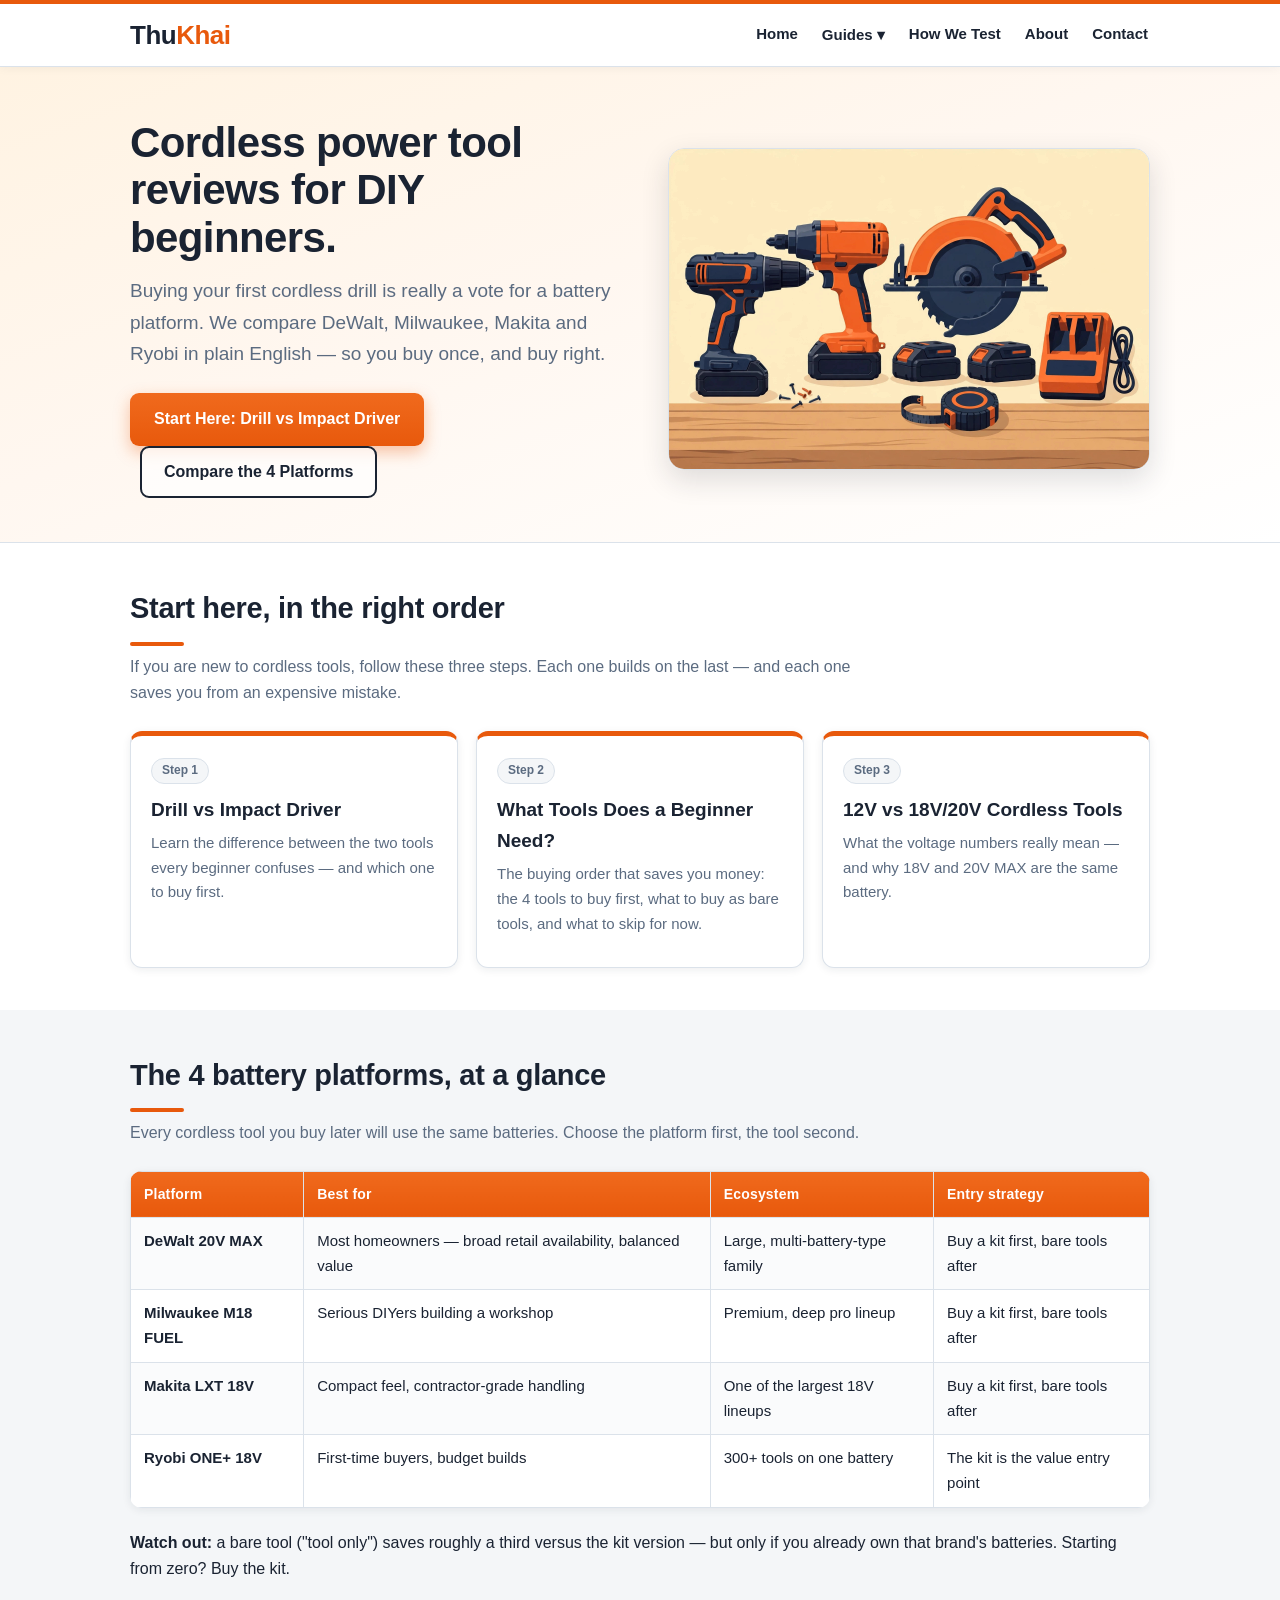
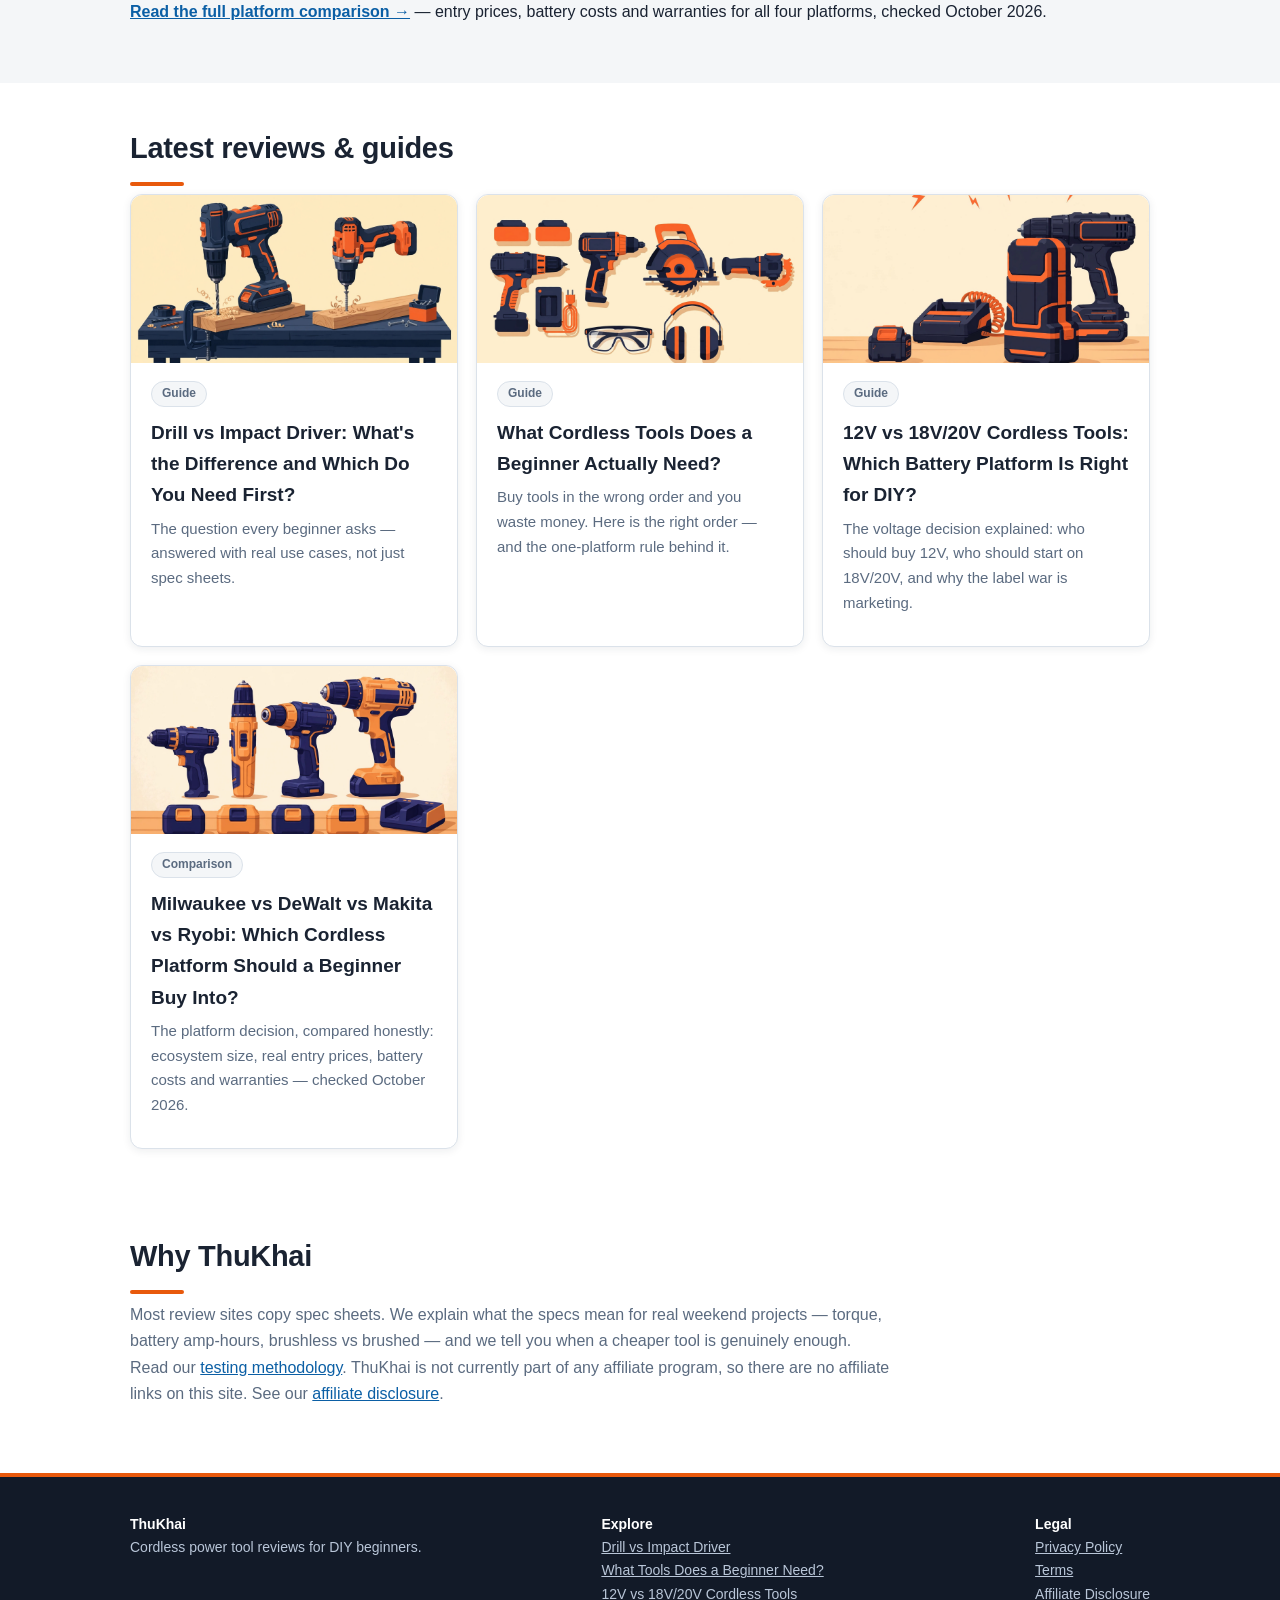
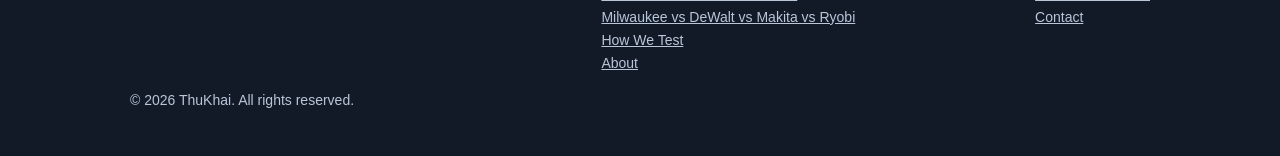
<file: index.html>
<!DOCTYPE html>
<html lang="en">
<head>
<meta charset="utf-8">
<meta name="viewport" content="width=device-width, initial-scale=1">
<title>ThuKhai — Cordless Power Tool Reviews for DIY Beginners</title>
<meta name="description" content="ThuKhai helps DIY beginners choose cordless power tools: honest comparisons of DeWalt, Milwaukee, Makita and Ryobi, and plain-English buying guides.">
<meta property="og:title" content="ThuKhai — Cordless Power Tool Reviews for DIY Beginners">
<meta property="og:description" content="Honest comparisons of DeWalt, Milwaukee, Makita and Ryobi, and plain-English buying guides for DIY beginners.">
<meta property="og:image" content="https://thukhai.com/assets/img/hero-tools.jpg">
<link rel="stylesheet" href="assets/style-v7.css">
</head>
<body>
<header class="site-header">
  <div class="container">
    <a class="logo" href="index.html">Thu<span>Khai</span></a>
    <nav class="main-nav">
      <a href="index.html">Home</a>
      <div class="has-drop">
        <button class="drop-btn" type="button" aria-haspopup="true">Guides ▾</button>
        <div class="drop">
          <span class="drop-head">Beginner Guides</span>
          <a href="articles/drill-vs-impact-driver.html">Drill vs Impact Driver</a>
          <a href="articles/what-cordless-tools-beginner-needs.html">What Tools Does a Beginner Need?</a>
          <a href="articles/12v-vs-18v-cordless-tools.html">12V vs 18V/20V Cordless Tools</a>
          <span class="drop-head">Platform Comparisons</span>
          <a href="articles/milwaukee-vs-dewalt-vs-makita-vs-ryobi.html">Milwaukee vs DeWalt vs Makita vs Ryobi</a>
        </div>
      </div>
      <a href="how-we-test.html">How We Test</a>
      <a href="about.html">About</a>
      <a href="contact.html">Contact</a>
    </nav>
  </div>
</header>

<section class="hero">
  <div class="container hero-grid">
    <div>
      <h1>Cordless power tool reviews for DIY beginners.</h1>
      <p class="lead">Buying your first cordless drill is really a vote for a battery platform. We compare DeWalt, Milwaukee, Makita and Ryobi in plain English — so you buy once, and buy right.</p>
      <a class="btn" href="articles/drill-vs-impact-driver.html">Start Here: Drill vs Impact Driver</a>
      <a class="btn-ghost" href="#platforms">Compare the 4 Platforms</a>
    </div>
    <img class="hero-img" src="assets/img/hero-tools.jpg" alt="Illustration of a cordless drill, impact driver, circular saw, battery packs and a charger on a workbench" width="960" height="640">
  </div>
</section>

<section class="section">
  <div class="container">
    <h2>Start here, in the right order</h2>
    <p class="sub">If you are new to cordless tools, follow these three steps. Each one builds on the last — and each one saves you from an expensive mistake.</p>
    <div class="grid steps">
      <div class="card">
        <span class="tag">Step 1</span>
        <h3><a href="articles/drill-vs-impact-driver.html">Drill vs Impact Driver</a></h3>
        <p>Learn the difference between the two tools every beginner confuses — and which one to buy first.</p>
      </div>
      <div class="card">
        <span class="tag">Step 2</span>
        <h3><a href="articles/what-cordless-tools-beginner-needs.html">What Tools Does a Beginner Need?</a></h3>
        <p>The buying order that saves you money: the 4 tools to buy first, what to buy as bare tools, and what to skip for now.</p>
      </div>
      <div class="card">
        <span class="tag">Step 3</span>
        <h3><a href="articles/12v-vs-18v-cordless-tools.html">12V vs 18V/20V Cordless Tools</a></h3>
        <p>What the voltage numbers really mean — and why 18V and 20V MAX are the same battery.</p>
      </div>
    </div>
  </div>
</section>

<section class="section alt" id="platforms">
  <div class="container">
    <h2>The 4 battery platforms, at a glance</h2>
    <p class="sub">Every cordless tool you buy later will use the same batteries. Choose the platform first, the tool second.</p>
    <table class="compare">
      <tr><th>Platform</th><th>Best for</th><th>Ecosystem</th><th>Entry strategy</th></tr>
      <tr><td>DeWalt 20V MAX</td><td>Most homeowners — broad retail availability, balanced value</td><td>Large, multi-battery-type family</td><td>Buy a kit first, bare tools after</td></tr>
      <tr><td>Milwaukee M18 FUEL</td><td>Serious DIYers building a workshop</td><td>Premium, deep pro lineup</td><td>Buy a kit first, bare tools after</td></tr>
      <tr><td>Makita LXT 18V</td><td>Compact feel, contractor-grade handling</td><td>One of the largest 18V lineups</td><td>Buy a kit first, bare tools after</td></tr>
      <tr><td>Ryobi ONE+ 18V</td><td>First-time buyers, budget builds</td><td>300+ tools on one battery</td><td>The kit is the value entry point</td></tr>
    </table>
    <p><strong>Watch out:</strong> a bare tool ("tool only") saves roughly a third versus the kit version — but only if you already own that brand's batteries. Starting from zero? Buy the kit.</p>
    <p><strong><a href="articles/milwaukee-vs-dewalt-vs-makita-vs-ryobi.html">Read the full platform comparison →</a></strong> — entry prices, battery costs and warranties for all four platforms, checked October 2026.</p>
  </div>
</section>

<section class="section">
  <div class="container">
    <h2>Latest reviews &amp; guides</h2>
    <div class="grid">
      <div class="card">
        <img class="thumb" src="assets/img/drill-vs-impact.jpg" alt="Illustration of a cordless drill and an impact driver side by side" width="960" height="640" loading="lazy">
        <span class="tag">Guide</span>
        <h3><a href="articles/drill-vs-impact-driver.html">Drill vs Impact Driver: What's the Difference and Which Do You Need First?</a></h3>
        <p>The question every beginner asks — answered with real use cases, not just spec sheets.</p>
      </div>
      <div class="card">
        <img class="thumb" src="assets/img/beginner-tools.jpg" alt="Illustration of a beginner cordless tool set with safety glasses and ear protection" width="960" height="640" loading="lazy">
        <span class="tag">Guide</span>
        <h3><a href="articles/what-cordless-tools-beginner-needs.html">What Cordless Tools Does a Beginner Actually Need?</a></h3>
        <p>Buy tools in the wrong order and you waste money. Here is the right order — and the one-platform rule behind it.</p>
      </div>
      <div class="card">
        <img class="thumb" src="assets/img/batteries-12v-18v.jpg" alt="Illustration comparing a small battery pack with a larger battery pack" width="960" height="640" loading="lazy">
        <span class="tag">Guide</span>
        <h3><a href="articles/12v-vs-18v-cordless-tools.html">12V vs 18V/20V Cordless Tools: Which Battery Platform Is Right for DIY?</a></h3>
        <p>The voltage decision explained: who should buy 12V, who should start on 18V/20V, and why the label war is marketing.</p>
      </div>
      <div class="card">
        <img class="thumb" src="assets/img/platforms-compared.jpg" alt="Illustration of four cordless drills from different battery platforms in a row" width="960" height="640" loading="lazy">
        <span class="tag">Comparison</span>
        <h3><a href="articles/milwaukee-vs-dewalt-vs-makita-vs-ryobi.html">Milwaukee vs DeWalt vs Makita vs Ryobi: Which Cordless Platform Should a Beginner Buy Into?</a></h3>
        <p>The platform decision, compared honestly: ecosystem size, real entry prices, battery costs and warranties — checked October 2026.</p>
      </div>
    </div>
  </div>
</section>

<section class="section">
  <div class="container">
    <h2>Why ThuKhai</h2>
    <p class="sub">Most review sites copy spec sheets. We explain what the specs mean for real weekend projects — torque, battery amp-hours, brushless vs brushed — and we tell you when a cheaper tool is genuinely enough. Read our <a href="how-we-test.html">testing methodology</a>. ThuKhai is not currently part of any affiliate program, so there are no affiliate links on this site. See our <a href="affiliate-disclosure.html">affiliate disclosure</a>.</p>
  </div>
</section>

<footer class="site-footer">
  <div class="container footer-grid">
    <div><strong>ThuKhai</strong><br>Cordless power tool reviews for DIY beginners.</div>
    <div><strong>Explore</strong><br><a href="articles/drill-vs-impact-driver.html">Drill vs Impact Driver</a><br><a href="articles/what-cordless-tools-beginner-needs.html">What Tools Does a Beginner Need?</a><br><a href="articles/12v-vs-18v-cordless-tools.html">12V vs 18V/20V Cordless Tools</a><br><a href="articles/milwaukee-vs-dewalt-vs-makita-vs-ryobi.html">Milwaukee vs DeWalt vs Makita vs Ryobi</a><br><a href="how-we-test.html">How We Test</a><br><a href="about.html">About</a></div>
    <div><strong>Legal</strong><br><a href="privacy-policy.html">Privacy Policy</a><br><a href="terms.html">Terms</a><br><a href="affiliate-disclosure.html">Affiliate Disclosure</a><br><a href="contact.html">Contact</a></div>
  </div>
  <div class="container"><p>© 2026 ThuKhai. All rights reserved.</p></div>
</footer>
</body>
</html>
</file>
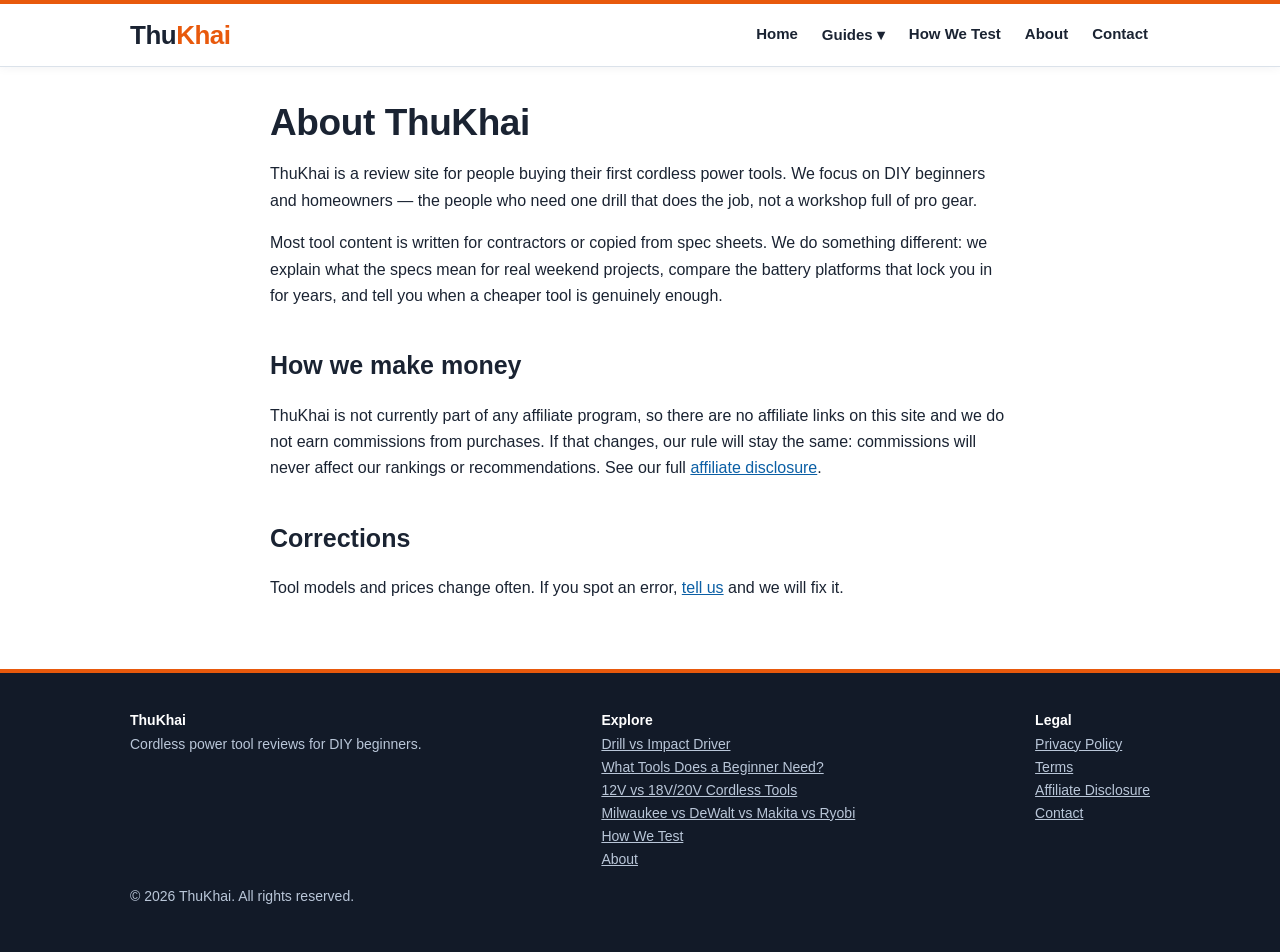
<file: about.html>
<!DOCTYPE html>
<html lang="en">
<head>
<meta charset="utf-8">
<meta name="viewport" content="width=device-width, initial-scale=1">
<title>About ThuKhai | ThuKhai</title>
<meta name="description" content="About ThuKhai: cordless power tool reviews for DIY beginners, written in plain English.">
<link rel="stylesheet" href="assets/style-v7.css">
</head>
<body>
<header class="site-header">
  <div class="container">
    <a class="logo" href="index.html">Thu<span>Khai</span></a>
    <nav class="main-nav">
      <a href="index.html">Home</a>
      <div class="has-drop">
        <button class="drop-btn" type="button" aria-haspopup="true">Guides ▾</button>
        <div class="drop">
          <span class="drop-head">Beginner Guides</span>
          <a href="articles/drill-vs-impact-driver.html">Drill vs Impact Driver</a>
          <a href="articles/what-cordless-tools-beginner-needs.html">What Tools Does a Beginner Need?</a>
          <a href="articles/12v-vs-18v-cordless-tools.html">12V vs 18V/20V Cordless Tools</a>
          <span class="drop-head">Platform Comparisons</span>
          <a href="articles/milwaukee-vs-dewalt-vs-makita-vs-ryobi.html">Milwaukee vs DeWalt vs Makita vs Ryobi</a>
        </div>
      </div>
      <a href="how-we-test.html">How We Test</a>
      <a href="about.html">About</a>
      <a href="contact.html">Contact</a>
    </nav>
  </div>
</header>
<article class="article">
  <h1>About ThuKhai</h1>
  <p>ThuKhai is a review site for people buying their first cordless power tools. We focus on DIY beginners and homeowners — the people who need one drill that does the job, not a workshop full of pro gear.</p>
  <p>Most tool content is written for contractors or copied from spec sheets. We do something different: we explain what the specs mean for real weekend projects, compare the battery platforms that lock you in for years, and tell you when a cheaper tool is genuinely enough.</p>
  <h2>How we make money</h2>
  <p>ThuKhai is not currently part of any affiliate program, so there are no affiliate links on this site and we do not earn commissions from purchases. If that changes, our rule will stay the same: commissions will never affect our rankings or recommendations. See our full <a href="affiliate-disclosure.html">affiliate disclosure</a>.</p>
  <h2>Corrections</h2>
  <p>Tool models and prices change often. If you spot an error, <a href="contact.html">tell us</a> and we will fix it.</p>
</article>
<footer class="site-footer">
  <div class="container footer-grid">
    <div><strong>ThuKhai</strong><br>Cordless power tool reviews for DIY beginners.</div>
    <div><strong>Explore</strong><br><a href="articles/drill-vs-impact-driver.html">Drill vs Impact Driver</a><br><a href="articles/what-cordless-tools-beginner-needs.html">What Tools Does a Beginner Need?</a><br><a href="articles/12v-vs-18v-cordless-tools.html">12V vs 18V/20V Cordless Tools</a><br><a href="articles/milwaukee-vs-dewalt-vs-makita-vs-ryobi.html">Milwaukee vs DeWalt vs Makita vs Ryobi</a><br><a href="how-we-test.html">How We Test</a><br><a href="about.html">About</a></div>
    <div><strong>Legal</strong><br><a href="privacy-policy.html">Privacy Policy</a><br><a href="terms.html">Terms</a><br><a href="affiliate-disclosure.html">Affiliate Disclosure</a><br><a href="contact.html">Contact</a></div>
  </div>
  <div class="container"><p>© 2026 ThuKhai. All rights reserved.</p></div>
</footer>
</body>
</html>
</file>
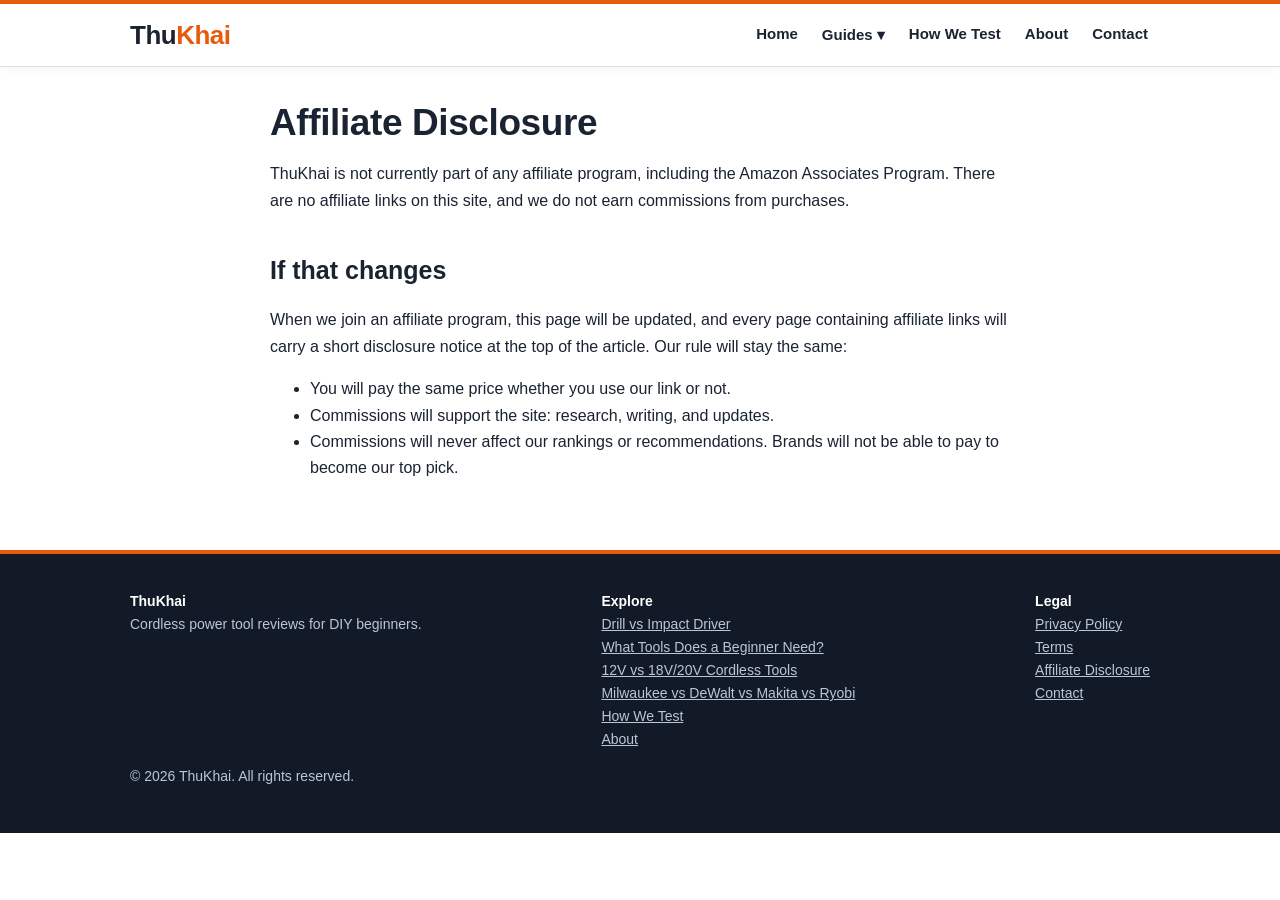
<file: affiliate-disclosure.html>
<!DOCTYPE html>
<html lang="en">
<head>
<meta charset="utf-8">
<meta name="viewport" content="width=device-width, initial-scale=1">
<title>Affiliate Disclosure | ThuKhai</title>
<meta name="description" content="ThuKhai affiliate disclosure: this site is not currently part of any affiliate program, so there are no affiliate links here.">
<link rel="stylesheet" href="assets/style-v7.css">
</head>
<body>
<header class="site-header">
  <div class="container">
    <a class="logo" href="index.html">Thu<span>Khai</span></a>
    <nav class="main-nav">
      <a href="index.html">Home</a>
      <div class="has-drop">
        <button class="drop-btn" type="button" aria-haspopup="true">Guides ▾</button>
        <div class="drop">
          <span class="drop-head">Beginner Guides</span>
          <a href="articles/drill-vs-impact-driver.html">Drill vs Impact Driver</a>
          <a href="articles/what-cordless-tools-beginner-needs.html">What Tools Does a Beginner Need?</a>
          <a href="articles/12v-vs-18v-cordless-tools.html">12V vs 18V/20V Cordless Tools</a>
          <span class="drop-head">Platform Comparisons</span>
          <a href="articles/milwaukee-vs-dewalt-vs-makita-vs-ryobi.html">Milwaukee vs DeWalt vs Makita vs Ryobi</a>
        </div>
      </div>
      <a href="how-we-test.html">How We Test</a>
      <a href="about.html">About</a>
      <a href="contact.html">Contact</a>
    </nav>
  </div>
</header>
<article class="article">
  <h1>Affiliate Disclosure</h1>
  <p>ThuKhai is not currently part of any affiliate program, including the Amazon Associates Program. There are no affiliate links on this site, and we do not earn commissions from purchases.</p>
  <h2>If that changes</h2>
  <p>When we join an affiliate program, this page will be updated, and every page containing affiliate links will carry a short disclosure notice at the top of the article. Our rule will stay the same:</p>
  <ul>
    <li>You will pay the same price whether you use our link or not.</li>
    <li>Commissions will support the site: research, writing, and updates.</li>
    <li>Commissions will never affect our rankings or recommendations. Brands will not be able to pay to become our top pick.</li>
  </ul>
</article>
<footer class="site-footer">
  <div class="container footer-grid">
    <div><strong>ThuKhai</strong><br>Cordless power tool reviews for DIY beginners.</div>
    <div><strong>Explore</strong><br><a href="articles/drill-vs-impact-driver.html">Drill vs Impact Driver</a><br><a href="articles/what-cordless-tools-beginner-needs.html">What Tools Does a Beginner Need?</a><br><a href="articles/12v-vs-18v-cordless-tools.html">12V vs 18V/20V Cordless Tools</a><br><a href="articles/milwaukee-vs-dewalt-vs-makita-vs-ryobi.html">Milwaukee vs DeWalt vs Makita vs Ryobi</a><br><a href="how-we-test.html">How We Test</a><br><a href="about.html">About</a></div>
    <div><strong>Legal</strong><br><a href="privacy-policy.html">Privacy Policy</a><br><a href="terms.html">Terms</a><br><a href="affiliate-disclosure.html">Affiliate Disclosure</a><br><a href="contact.html">Contact</a></div>
  </div>
  <div class="container"><p>© 2026 ThuKhai. All rights reserved.</p></div>
</footer>
</body>
</html>
</file>
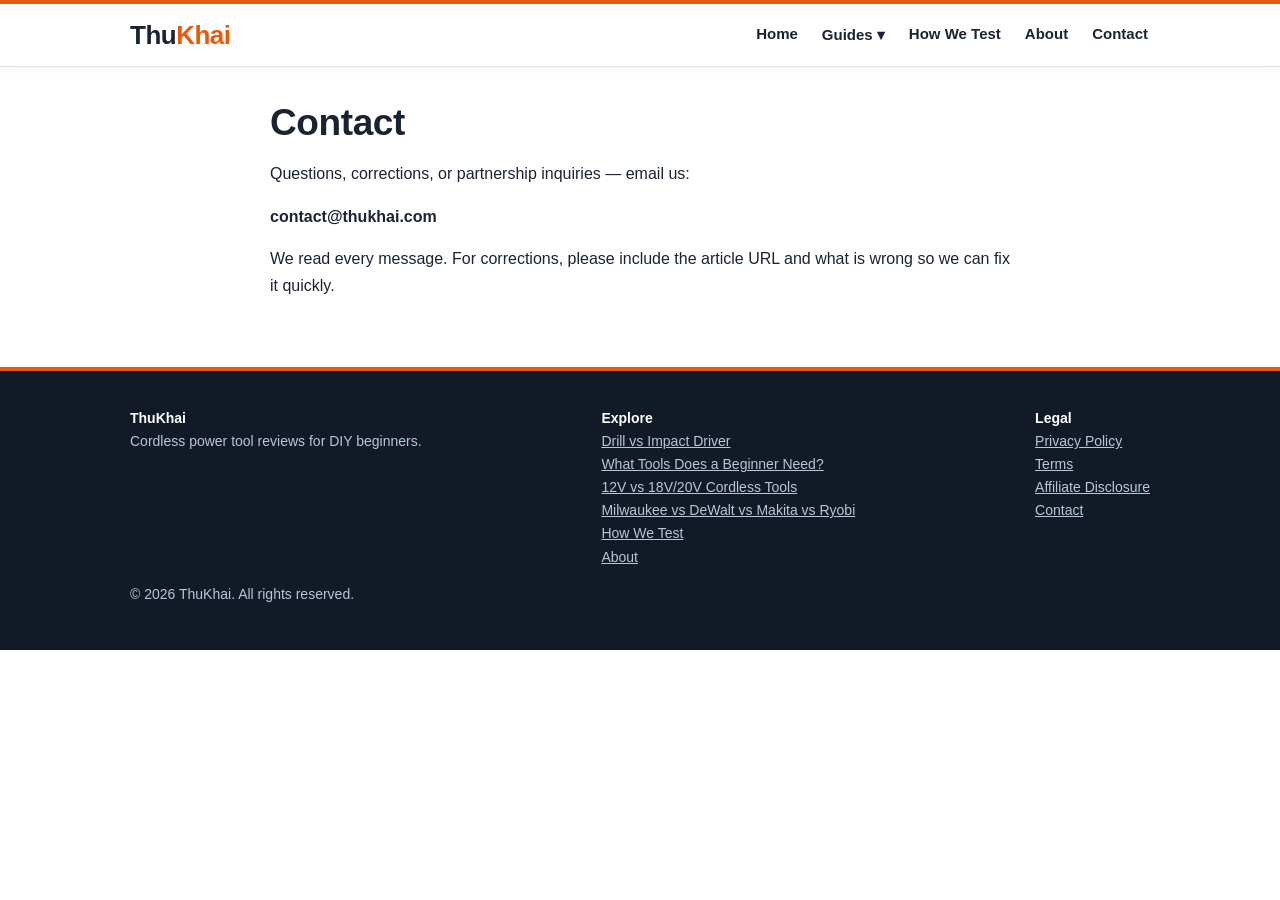
<file: contact.html>
<!DOCTYPE html>
<html lang="en">
<head>
<meta charset="utf-8">
<meta name="viewport" content="width=device-width, initial-scale=1">
<title>Contact | ThuKhai</title>
<meta name="description" content="Contact ThuKhai: corrections, questions, and partnership inquiries.">
<link rel="stylesheet" href="assets/style-v7.css">
</head>
<body>
<header class="site-header">
  <div class="container">
    <a class="logo" href="index.html">Thu<span>Khai</span></a>
    <nav class="main-nav">
      <a href="index.html">Home</a>
      <div class="has-drop">
        <button class="drop-btn" type="button" aria-haspopup="true">Guides ▾</button>
        <div class="drop">
          <span class="drop-head">Beginner Guides</span>
          <a href="articles/drill-vs-impact-driver.html">Drill vs Impact Driver</a>
          <a href="articles/what-cordless-tools-beginner-needs.html">What Tools Does a Beginner Need?</a>
          <a href="articles/12v-vs-18v-cordless-tools.html">12V vs 18V/20V Cordless Tools</a>
          <span class="drop-head">Platform Comparisons</span>
          <a href="articles/milwaukee-vs-dewalt-vs-makita-vs-ryobi.html">Milwaukee vs DeWalt vs Makita vs Ryobi</a>
        </div>
      </div>
      <a href="how-we-test.html">How We Test</a>
      <a href="about.html">About</a>
      <a href="contact.html">Contact</a>
    </nav>
  </div>
</header>
<article class="article">
  <h1>Contact</h1>
  <p>Questions, corrections, or partnership inquiries — email us:</p>
  <p><strong><!-- TODO: replace with your real contact email -->contact@thukhai.com</strong></p>
  <p>We read every message. For corrections, please include the article URL and what is wrong so we can fix it quickly.</p>
</article>
<footer class="site-footer">
  <div class="container footer-grid">
    <div><strong>ThuKhai</strong><br>Cordless power tool reviews for DIY beginners.</div>
    <div><strong>Explore</strong><br><a href="articles/drill-vs-impact-driver.html">Drill vs Impact Driver</a><br><a href="articles/what-cordless-tools-beginner-needs.html">What Tools Does a Beginner Need?</a><br><a href="articles/12v-vs-18v-cordless-tools.html">12V vs 18V/20V Cordless Tools</a><br><a href="articles/milwaukee-vs-dewalt-vs-makita-vs-ryobi.html">Milwaukee vs DeWalt vs Makita vs Ryobi</a><br><a href="how-we-test.html">How We Test</a><br><a href="about.html">About</a></div>
    <div><strong>Legal</strong><br><a href="privacy-policy.html">Privacy Policy</a><br><a href="terms.html">Terms</a><br><a href="affiliate-disclosure.html">Affiliate Disclosure</a><br><a href="contact.html">Contact</a></div>
  </div>
  <div class="container"><p>© 2026 ThuKhai. All rights reserved.</p></div>
</footer>
</body>
</html>
</file>
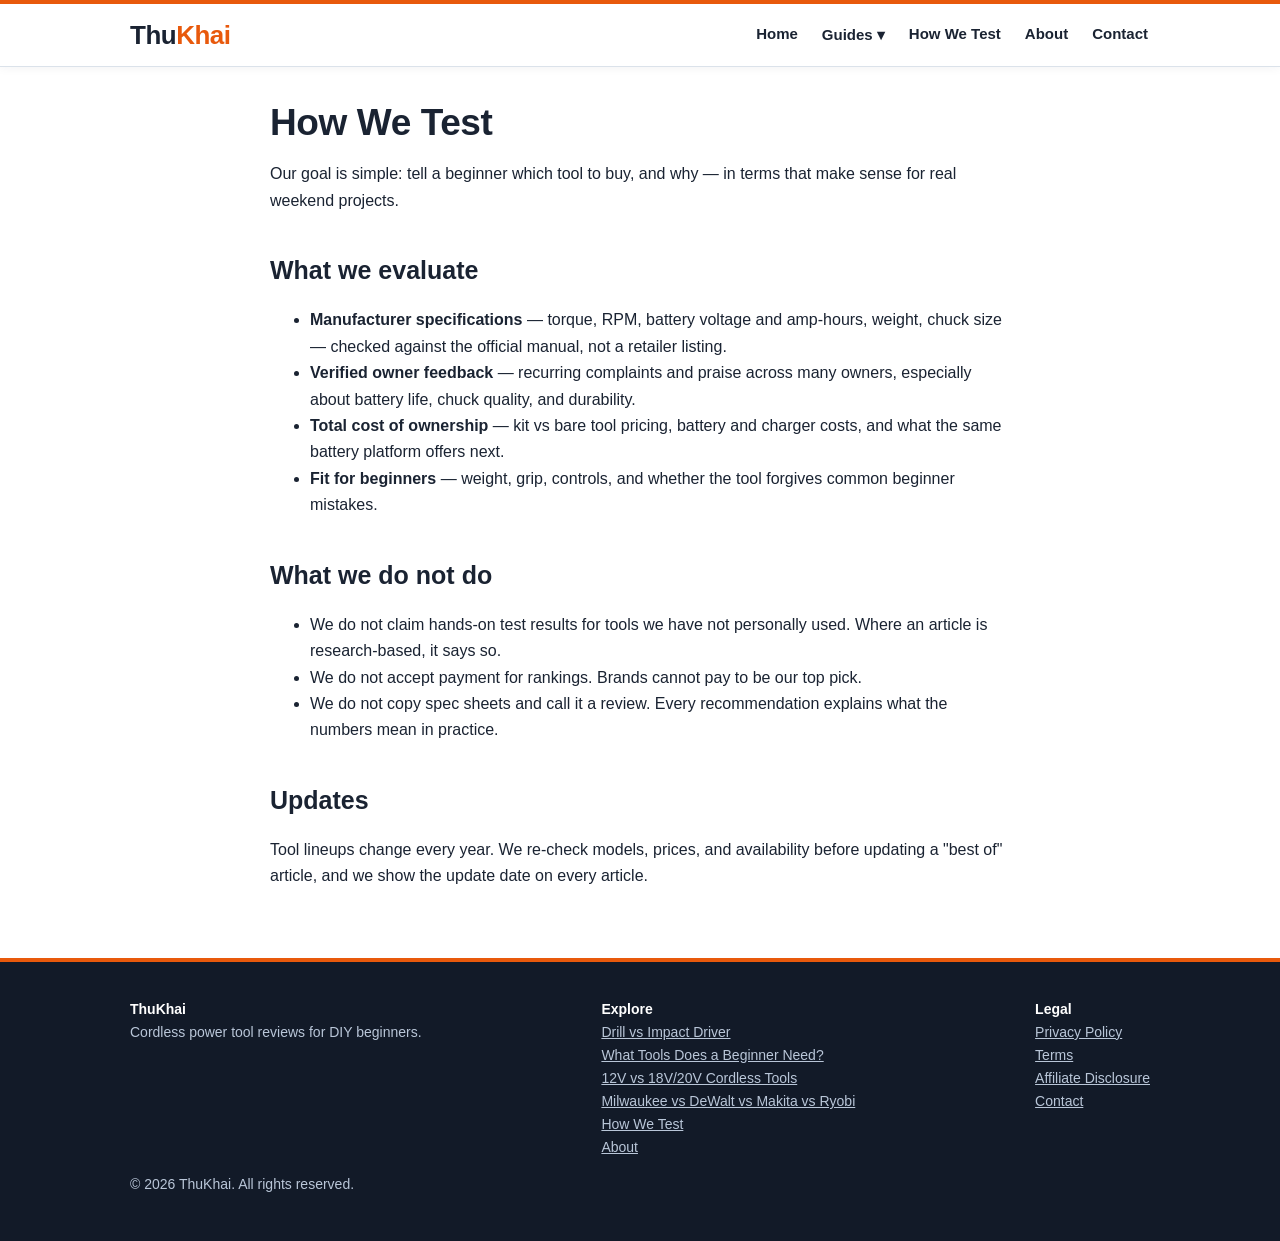
<file: how-we-test.html>
<!DOCTYPE html>
<html lang="en">
<head>
<meta charset="utf-8">
<meta name="viewport" content="width=device-width, initial-scale=1">
<title>How We Test | ThuKhai</title>
<meta name="description" content="How ThuKhai evaluates cordless power tools: specs, manuals, verified owner feedback, and honest limits.">
<link rel="stylesheet" href="assets/style-v7.css">
</head>
<body>
<header class="site-header">
  <div class="container">
    <a class="logo" href="index.html">Thu<span>Khai</span></a>
    <nav class="main-nav">
      <a href="index.html">Home</a>
      <div class="has-drop">
        <button class="drop-btn" type="button" aria-haspopup="true">Guides ▾</button>
        <div class="drop">
          <span class="drop-head">Beginner Guides</span>
          <a href="articles/drill-vs-impact-driver.html">Drill vs Impact Driver</a>
          <a href="articles/what-cordless-tools-beginner-needs.html">What Tools Does a Beginner Need?</a>
          <a href="articles/12v-vs-18v-cordless-tools.html">12V vs 18V/20V Cordless Tools</a>
          <span class="drop-head">Platform Comparisons</span>
          <a href="articles/milwaukee-vs-dewalt-vs-makita-vs-ryobi.html">Milwaukee vs DeWalt vs Makita vs Ryobi</a>
        </div>
      </div>
      <a href="how-we-test.html">How We Test</a>
      <a href="about.html">About</a>
      <a href="contact.html">Contact</a>
    </nav>
  </div>
</header>
<article class="article">
  <h1>How We Test</h1>
  <p>Our goal is simple: tell a beginner which tool to buy, and why — in terms that make sense for real weekend projects.</p>
  <h2>What we evaluate</h2>
  <ul>
    <li><strong>Manufacturer specifications</strong> — torque, RPM, battery voltage and amp-hours, weight, chuck size — checked against the official manual, not a retailer listing.</li>
    <li><strong>Verified owner feedback</strong> — recurring complaints and praise across many owners, especially about battery life, chuck quality, and durability.</li>
    <li><strong>Total cost of ownership</strong> — kit vs bare tool pricing, battery and charger costs, and what the same battery platform offers next.</li>
    <li><strong>Fit for beginners</strong> — weight, grip, controls, and whether the tool forgives common beginner mistakes.</li>
  </ul>
  <h2>What we do not do</h2>
  <ul>
    <li>We do not claim hands-on test results for tools we have not personally used. Where an article is research-based, it says so.</li>
    <li>We do not accept payment for rankings. Brands cannot pay to be our top pick.</li>
    <li>We do not copy spec sheets and call it a review. Every recommendation explains what the numbers mean in practice.</li>
  </ul>
  <h2>Updates</h2>
  <p>Tool lineups change every year. We re-check models, prices, and availability before updating a "best of" article, and we show the update date on every article.</p>
</article>
<footer class="site-footer">
  <div class="container footer-grid">
    <div><strong>ThuKhai</strong><br>Cordless power tool reviews for DIY beginners.</div>
    <div><strong>Explore</strong><br><a href="articles/drill-vs-impact-driver.html">Drill vs Impact Driver</a><br><a href="articles/what-cordless-tools-beginner-needs.html">What Tools Does a Beginner Need?</a><br><a href="articles/12v-vs-18v-cordless-tools.html">12V vs 18V/20V Cordless Tools</a><br><a href="articles/milwaukee-vs-dewalt-vs-makita-vs-ryobi.html">Milwaukee vs DeWalt vs Makita vs Ryobi</a><br><a href="how-we-test.html">How We Test</a><br><a href="about.html">About</a></div>
    <div><strong>Legal</strong><br><a href="privacy-policy.html">Privacy Policy</a><br><a href="terms.html">Terms</a><br><a href="affiliate-disclosure.html">Affiliate Disclosure</a><br><a href="contact.html">Contact</a></div>
  </div>
  <div class="container"><p>© 2026 ThuKhai. All rights reserved.</p></div>
</footer>
</body>
</html>
</file>
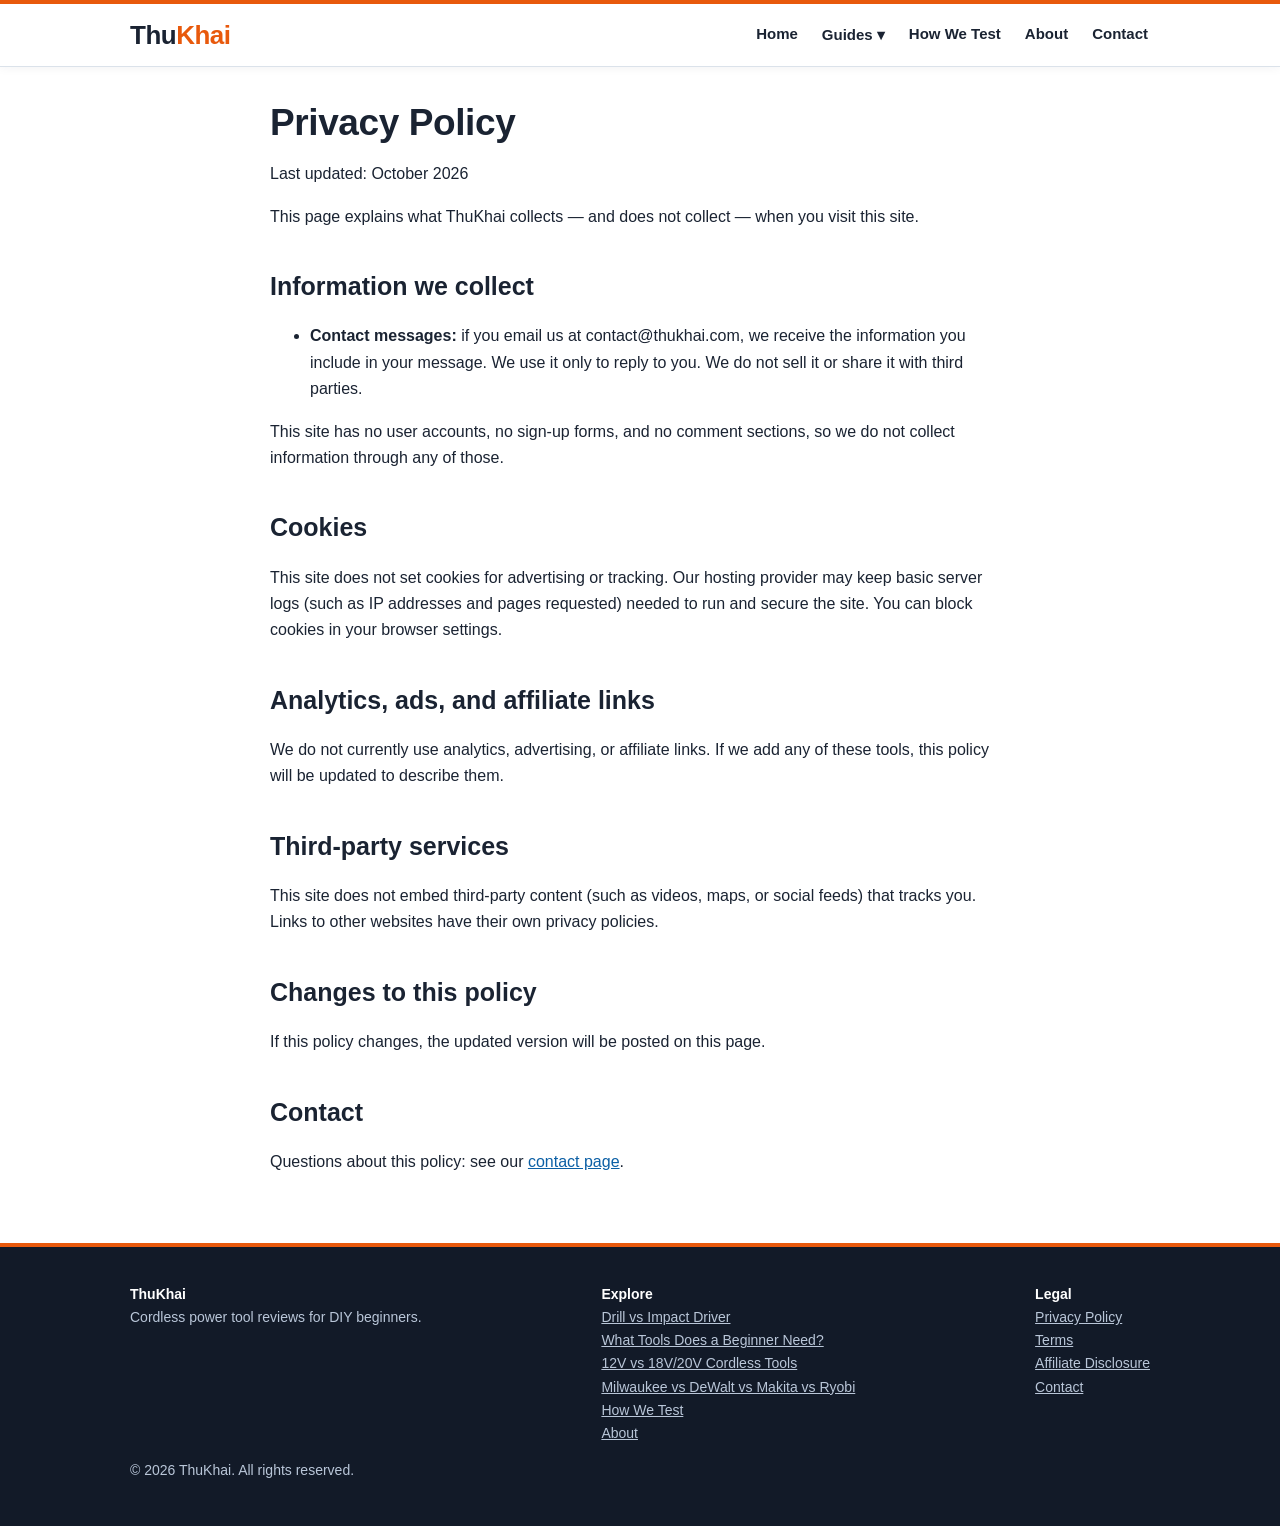
<file: privacy-policy.html>
<!DOCTYPE html>
<html lang="en">
<head>
<meta charset="utf-8">
<meta name="viewport" content="width=device-width, initial-scale=1">
<title>Privacy Policy | ThuKhai</title>
<meta name="description" content="ThuKhai privacy policy: what this site collects and does not collect, cookies, and contact.">
<link rel="stylesheet" href="assets/style-v7.css">
</head>
<body>
<header class="site-header">
  <div class="container">
    <a class="logo" href="index.html">Thu<span>Khai</span></a>
    <nav class="main-nav">
      <a href="index.html">Home</a>
      <div class="has-drop">
        <button class="drop-btn" type="button" aria-haspopup="true">Guides ▾</button>
        <div class="drop">
          <span class="drop-head">Beginner Guides</span>
          <a href="articles/drill-vs-impact-driver.html">Drill vs Impact Driver</a>
          <a href="articles/what-cordless-tools-beginner-needs.html">What Tools Does a Beginner Need?</a>
          <a href="articles/12v-vs-18v-cordless-tools.html">12V vs 18V/20V Cordless Tools</a>
          <span class="drop-head">Platform Comparisons</span>
          <a href="articles/milwaukee-vs-dewalt-vs-makita-vs-ryobi.html">Milwaukee vs DeWalt vs Makita vs Ryobi</a>
        </div>
      </div>
      <a href="how-we-test.html">How We Test</a>
      <a href="about.html">About</a>
      <a href="contact.html">Contact</a>
    </nav>
  </div>
</header>
<article class="article">
  <h1>Privacy Policy</h1>
  <p>Last updated: October 2026</p>
  <p>This page explains what ThuKhai collects — and does not collect — when you visit this site.</p>
  <h2>Information we collect</h2>
  <ul>
    <li><strong>Contact messages:</strong> if you email us at contact@thukhai.com, we receive the information you include in your message. We use it only to reply to you. We do not sell it or share it with third parties.</li>
  </ul>
  <p>This site has no user accounts, no sign-up forms, and no comment sections, so we do not collect information through any of those.</p>
  <h2>Cookies</h2>
  <p>This site does not set cookies for advertising or tracking. Our hosting provider may keep basic server logs (such as IP addresses and pages requested) needed to run and secure the site. You can block cookies in your browser settings.</p>
  <h2>Analytics, ads, and affiliate links</h2>
  <p>We do not currently use analytics, advertising, or affiliate links. If we add any of these tools, this policy will be updated to describe them.</p>
  <h2>Third-party services</h2>
  <p>This site does not embed third-party content (such as videos, maps, or social feeds) that tracks you. Links to other websites have their own privacy policies.</p>
  <h2>Changes to this policy</h2>
  <p>If this policy changes, the updated version will be posted on this page.</p>
  <h2>Contact</h2>
  <p>Questions about this policy: see our <a href="contact.html">contact page</a>.</p>
</article>
<footer class="site-footer">
  <div class="container footer-grid">
    <div><strong>ThuKhai</strong><br>Cordless power tool reviews for DIY beginners.</div>
    <div><strong>Explore</strong><br><a href="articles/drill-vs-impact-driver.html">Drill vs Impact Driver</a><br><a href="articles/what-cordless-tools-beginner-needs.html">What Tools Does a Beginner Need?</a><br><a href="articles/12v-vs-18v-cordless-tools.html">12V vs 18V/20V Cordless Tools</a><br><a href="articles/milwaukee-vs-dewalt-vs-makita-vs-ryobi.html">Milwaukee vs DeWalt vs Makita vs Ryobi</a><br><a href="how-we-test.html">How We Test</a><br><a href="about.html">About</a></div>
    <div><strong>Legal</strong><br><a href="privacy-policy.html">Privacy Policy</a><br><a href="terms.html">Terms</a><br><a href="affiliate-disclosure.html">Affiliate Disclosure</a><br><a href="contact.html">Contact</a></div>
  </div>
  <div class="container"><p>© 2026 ThuKhai. All rights reserved.</p></div>
</footer>
</body>
</html>
</file>
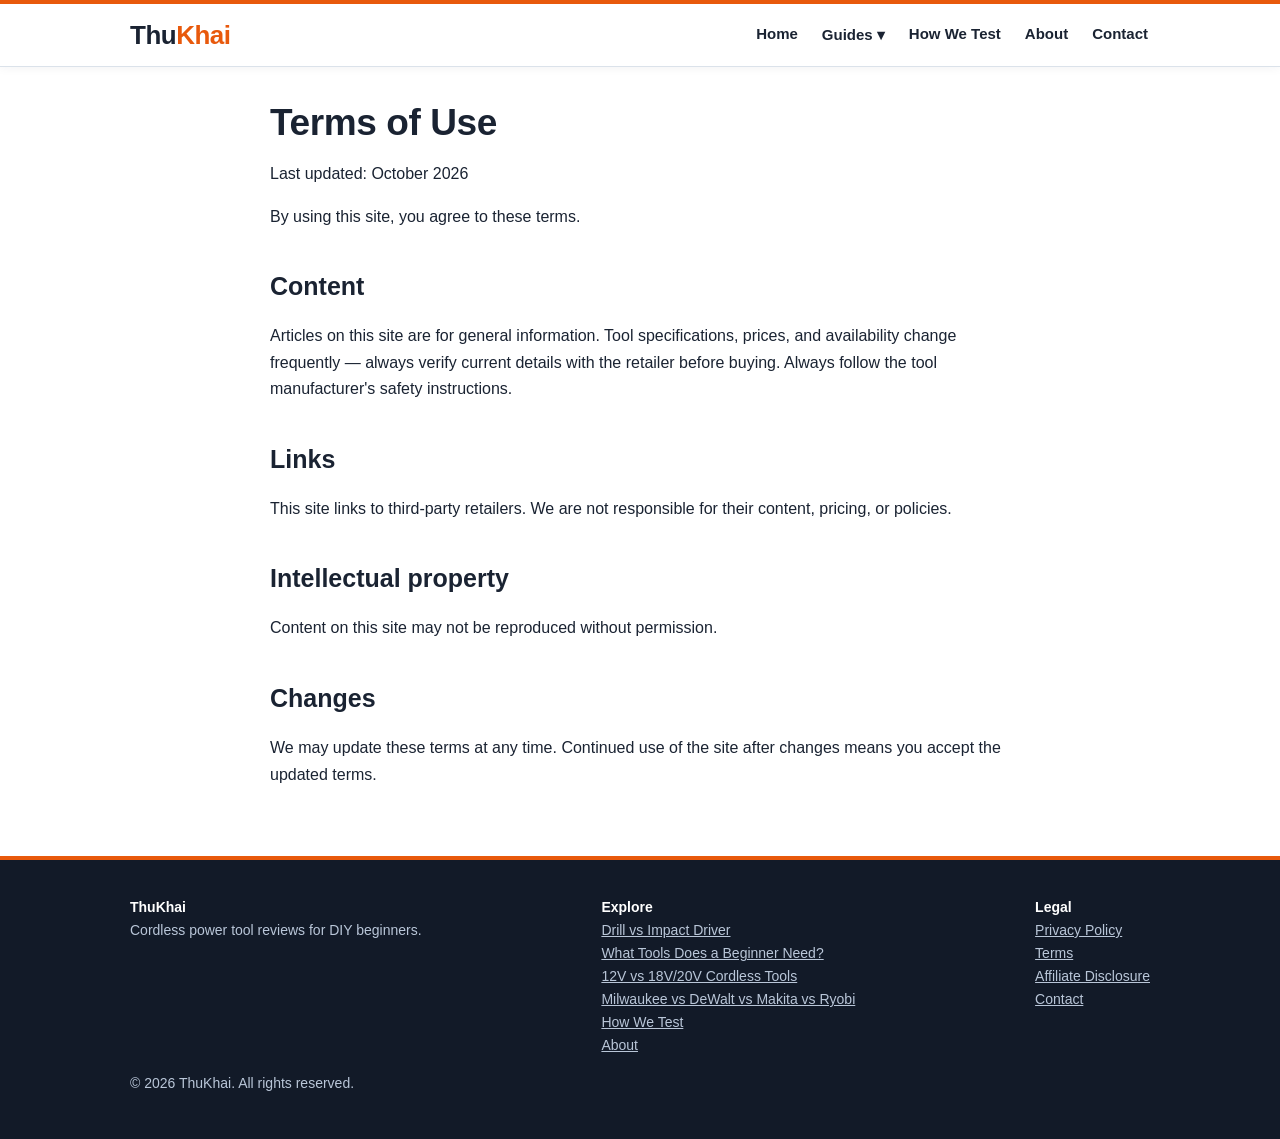
<file: terms.html>
<!DOCTYPE html>
<html lang="en">
<head>
<meta charset="utf-8">
<meta name="viewport" content="width=device-width, initial-scale=1">
<title>Terms of Use | ThuKhai</title>
<meta name="description" content="ThuKhai terms of use.">
<link rel="stylesheet" href="assets/style-v7.css">
</head>
<body>
<header class="site-header">
  <div class="container">
    <a class="logo" href="index.html">Thu<span>Khai</span></a>
    <nav class="main-nav">
      <a href="index.html">Home</a>
      <div class="has-drop">
        <button class="drop-btn" type="button" aria-haspopup="true">Guides ▾</button>
        <div class="drop">
          <span class="drop-head">Beginner Guides</span>
          <a href="articles/drill-vs-impact-driver.html">Drill vs Impact Driver</a>
          <a href="articles/what-cordless-tools-beginner-needs.html">What Tools Does a Beginner Need?</a>
          <a href="articles/12v-vs-18v-cordless-tools.html">12V vs 18V/20V Cordless Tools</a>
          <span class="drop-head">Platform Comparisons</span>
          <a href="articles/milwaukee-vs-dewalt-vs-makita-vs-ryobi.html">Milwaukee vs DeWalt vs Makita vs Ryobi</a>
        </div>
      </div>
      <a href="how-we-test.html">How We Test</a>
      <a href="about.html">About</a>
      <a href="contact.html">Contact</a>
    </nav>
  </div>
</header>
<article class="article">
  <h1>Terms of Use</h1>
  <p>Last updated: October 2026</p>
  <p>By using this site, you agree to these terms.</p>
  <h2>Content</h2>
  <p>Articles on this site are for general information. Tool specifications, prices, and availability change frequently — always verify current details with the retailer before buying. Always follow the tool manufacturer's safety instructions.</p>
  <h2>Links</h2>
  <p>This site links to third-party retailers. We are not responsible for their content, pricing, or policies.</p>
  <h2>Intellectual property</h2>
  <p>Content on this site may not be reproduced without permission.</p>
  <h2>Changes</h2>
  <p>We may update these terms at any time. Continued use of the site after changes means you accept the updated terms.</p>
</article>
<footer class="site-footer">
  <div class="container footer-grid">
    <div><strong>ThuKhai</strong><br>Cordless power tool reviews for DIY beginners.</div>
    <div><strong>Explore</strong><br><a href="articles/drill-vs-impact-driver.html">Drill vs Impact Driver</a><br><a href="articles/what-cordless-tools-beginner-needs.html">What Tools Does a Beginner Need?</a><br><a href="articles/12v-vs-18v-cordless-tools.html">12V vs 18V/20V Cordless Tools</a><br><a href="articles/milwaukee-vs-dewalt-vs-makita-vs-ryobi.html">Milwaukee vs DeWalt vs Makita vs Ryobi</a><br><a href="how-we-test.html">How We Test</a><br><a href="about.html">About</a></div>
    <div><strong>Legal</strong><br><a href="privacy-policy.html">Privacy Policy</a><br><a href="terms.html">Terms</a><br><a href="affiliate-disclosure.html">Affiliate Disclosure</a><br><a href="contact.html">Contact</a></div>
  </div>
  <div class="container"><p>© 2026 ThuKhai. All rights reserved.</p></div>
</footer>
</body>
</html>
</file>
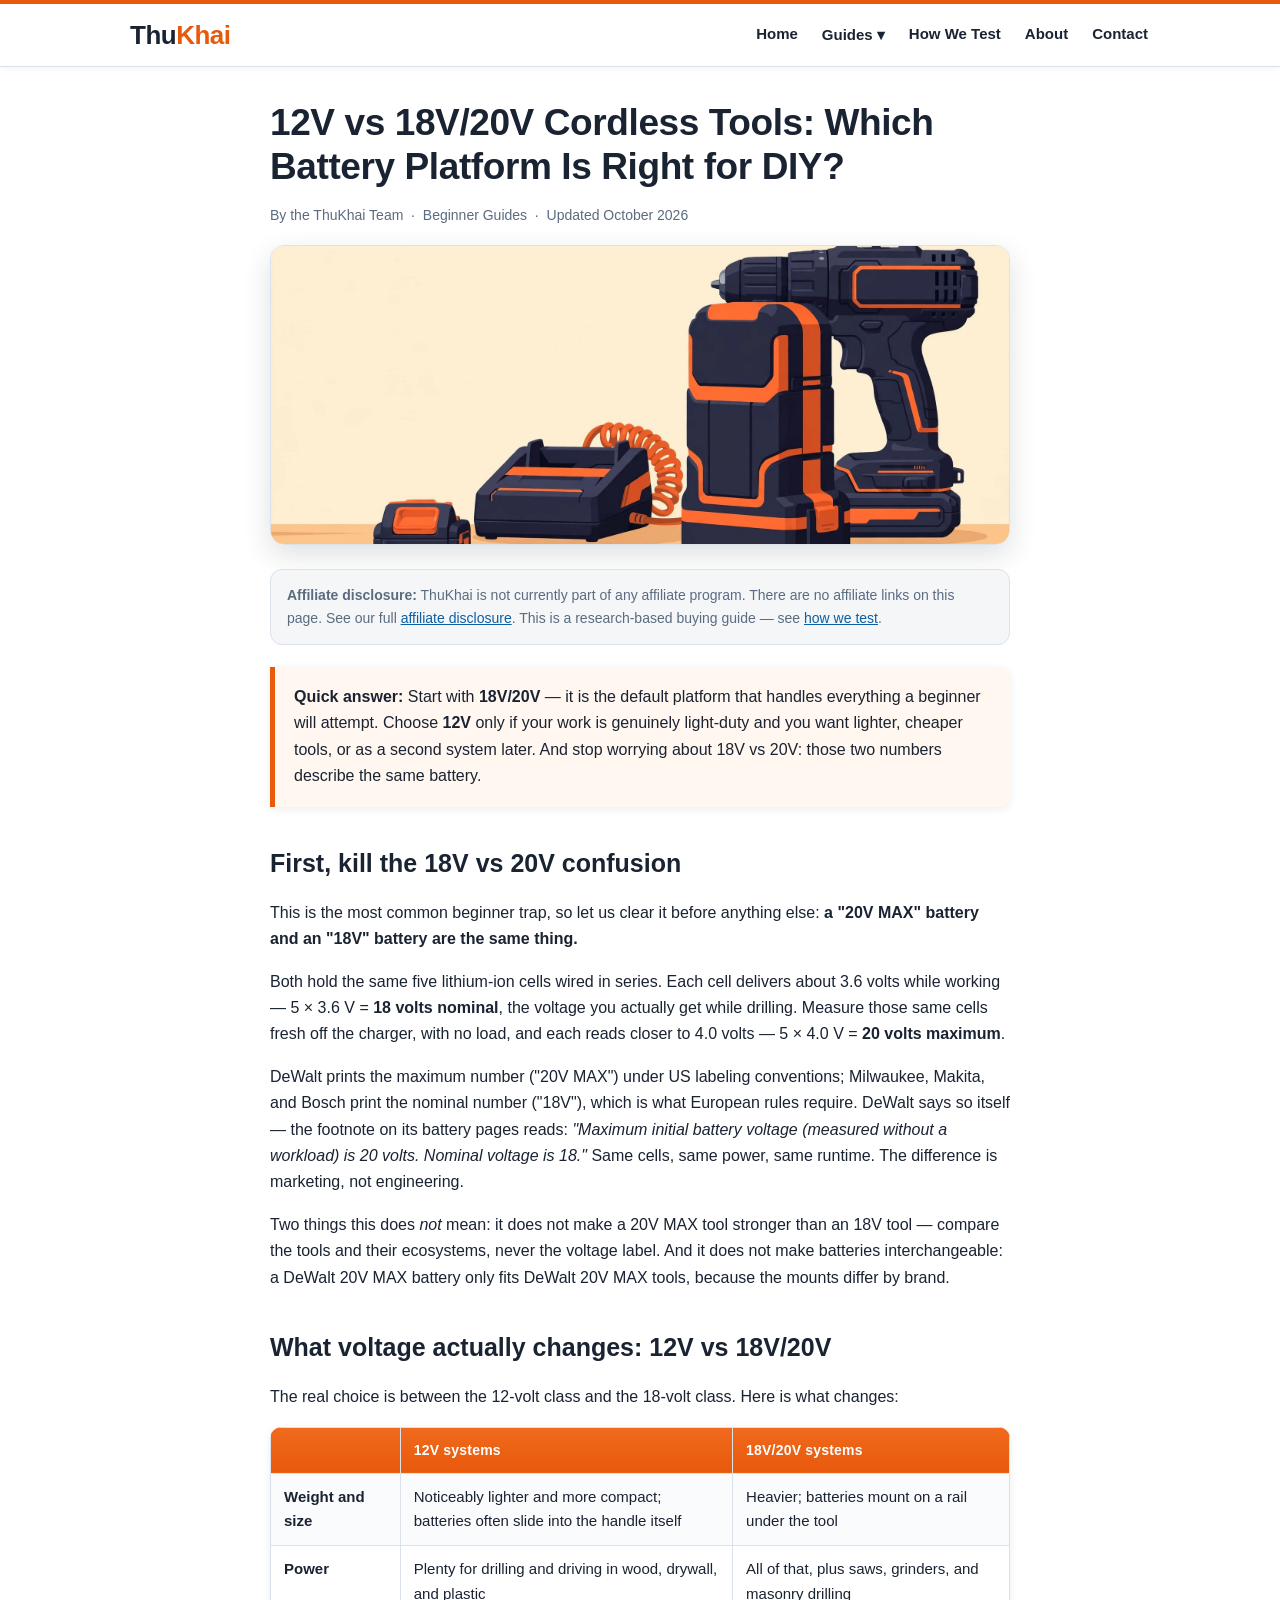
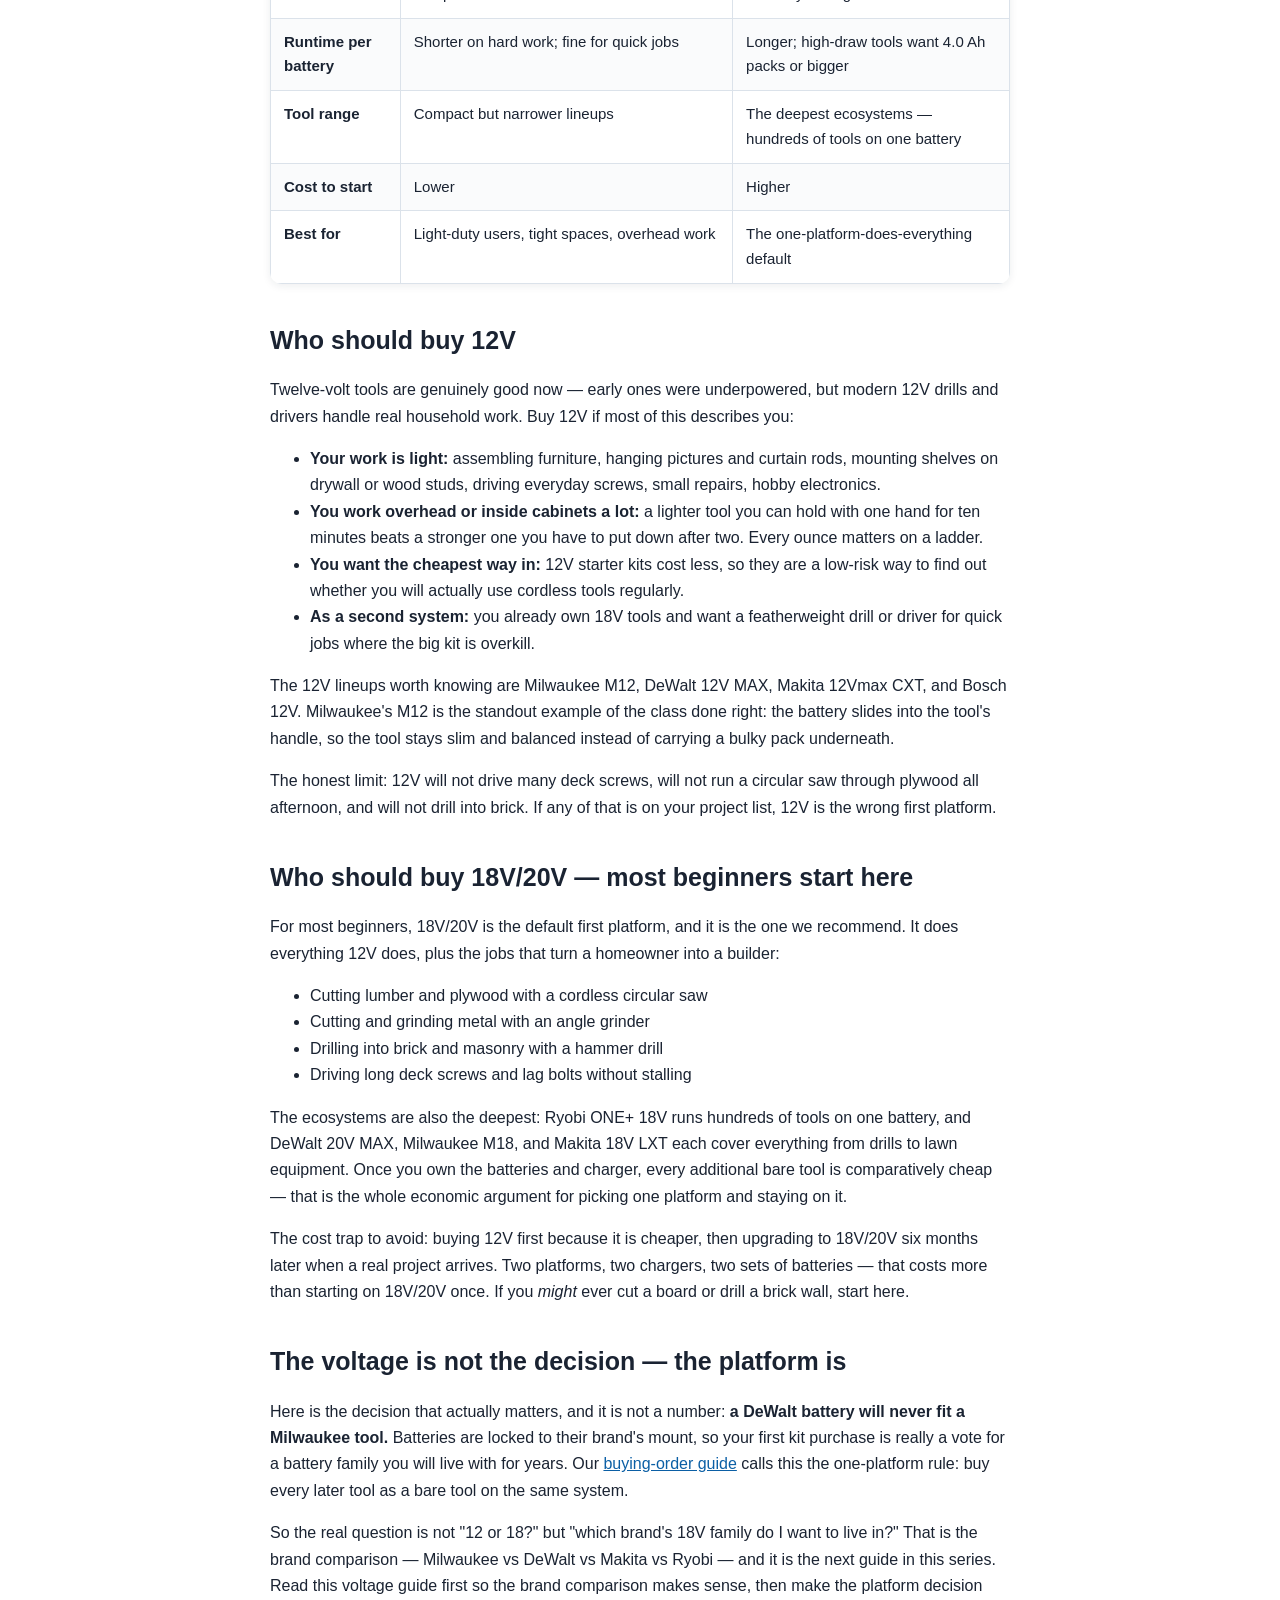
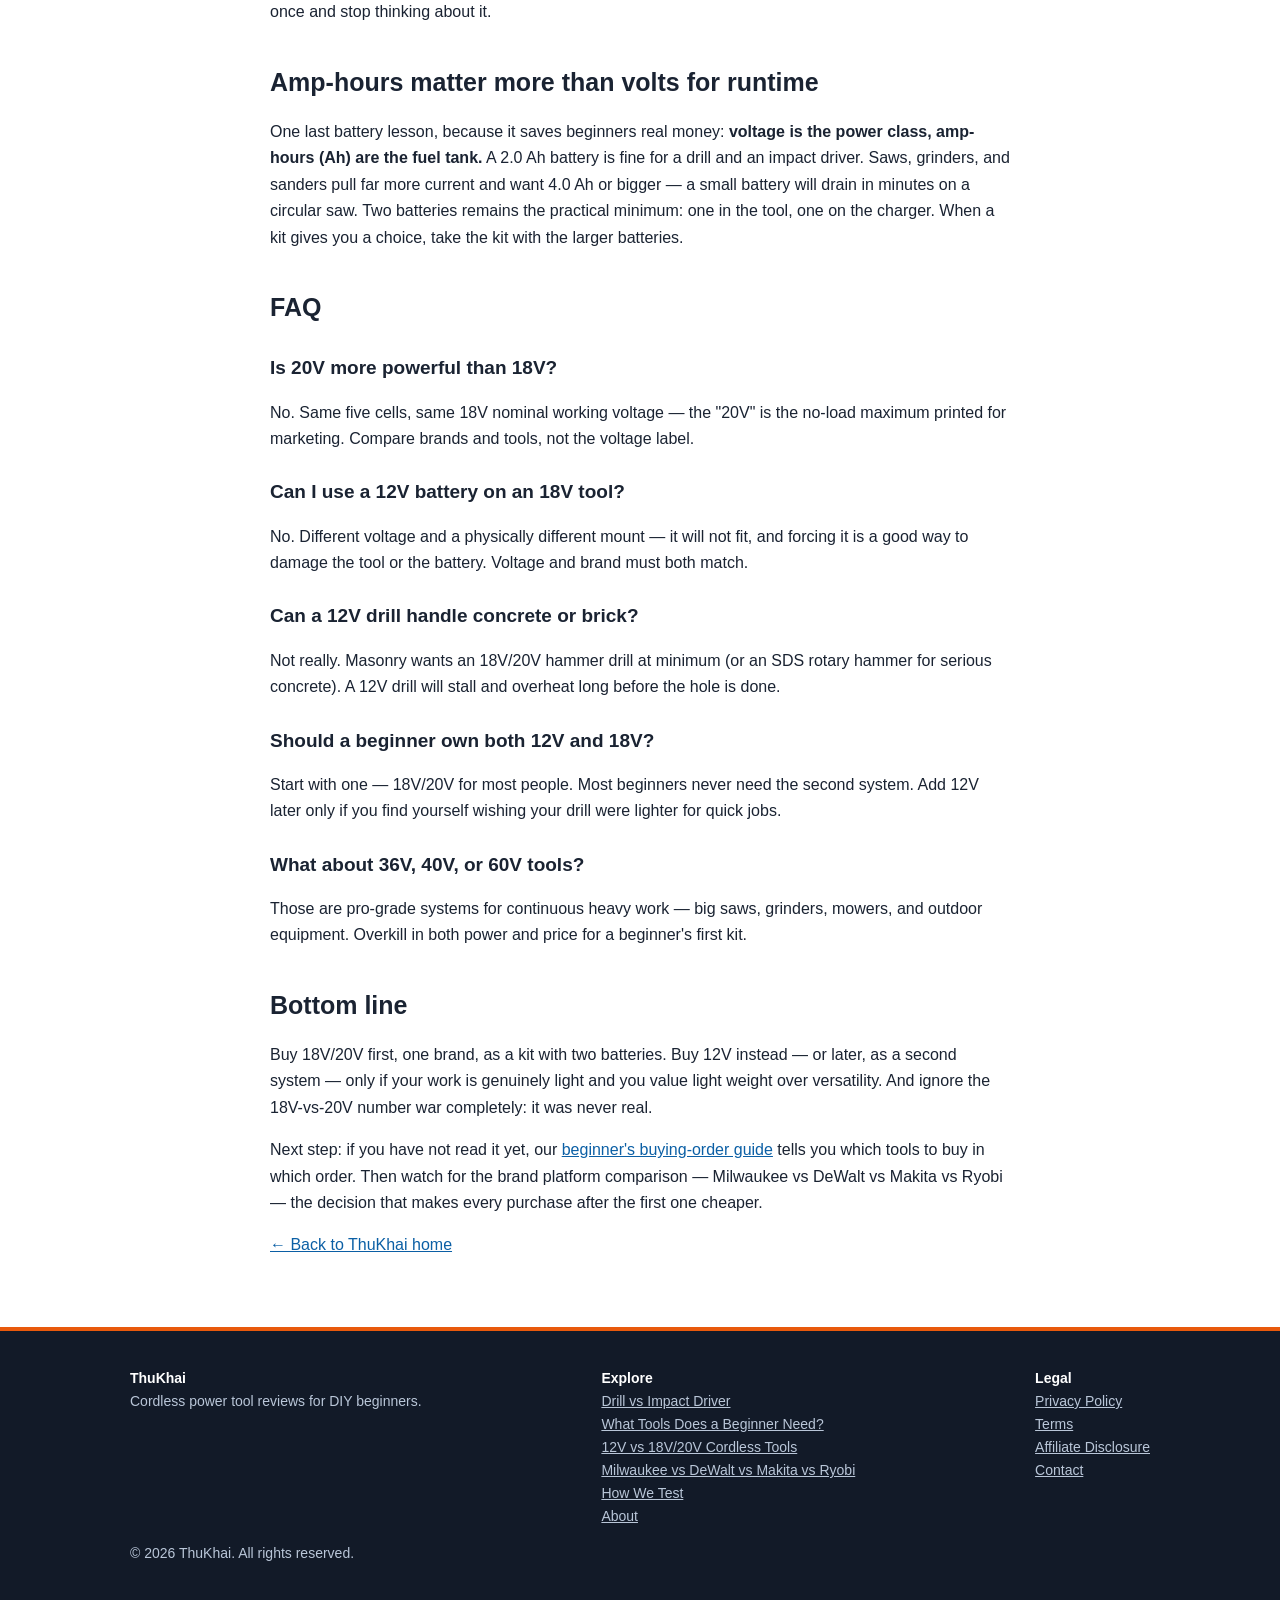
<file: articles/12v-vs-18v-cordless-tools.html>
<!DOCTYPE html>
<html lang="en">
<head>
<meta charset="utf-8">
<meta name="viewport" content="width=device-width, initial-scale=1">
<title>12V vs 18V/20V Cordless Tools: Which Battery Platform Is Right for DIY? | ThuKhai</title>
<meta name="description" content="12V vs 18V (20V MAX) cordless tools explained for beginners: what the voltage numbers really mean, who should buy 12V, and why 18V/20V is the default first platform.">
<link rel="stylesheet" href="../assets/style-v7.css">
</head>
<body>
<header class="site-header">
  <div class="container">
    <a class="logo" href="../index.html">Thu<span>Khai</span></a>
    <nav class="main-nav">
      <a href="../index.html">Home</a>
      <div class="has-drop">
        <button class="drop-btn" type="button" aria-haspopup="true">Guides ▾</button>
        <div class="drop">
          <span class="drop-head">Beginner Guides</span>
          <a href="drill-vs-impact-driver.html">Drill vs Impact Driver</a>
          <a href="what-cordless-tools-beginner-needs.html">What Tools Does a Beginner Need?</a>
          <a href="12v-vs-18v-cordless-tools.html">12V vs 18V/20V Cordless Tools</a>
          <span class="drop-head">Platform Comparisons</span>
          <a href="milwaukee-vs-dewalt-vs-makita-vs-ryobi.html">Milwaukee vs DeWalt vs Makita vs Ryobi</a>
        </div>
      </div>
      <a href="../how-we-test.html">How We Test</a>
      <a href="../about.html">About</a>
      <a href="../contact.html">Contact</a>
    </nav>
  </div>
</header>

<article class="article">
  <h1>12V vs 18V/20V Cordless Tools: Which Battery Platform Is Right for DIY?</h1>
  <p class="meta">By the ThuKhai Team &nbsp;·&nbsp; Beginner Guides &nbsp;·&nbsp; Updated October 2026</p>
  <img class="article-hero" src="../assets/img/batteries-12v-18v.jpg" alt="Illustration comparing a small compact battery pack with a larger battery pack, next to a charger and a drill" width="960" height="640">

  <div class="disclosure"><strong>Affiliate disclosure:</strong> ThuKhai is not currently part of any affiliate program. There are no affiliate links on this page. See our full <a href="../affiliate-disclosure.html">affiliate disclosure</a>. This is a research-based buying guide — see <a href="../how-we-test.html">how we test</a>.</div>

  <div class="callout"><p><strong>Quick answer:</strong> Start with <strong>18V/20V</strong> — it is the default platform that handles everything a beginner will attempt. Choose <strong>12V</strong> only if your work is genuinely light-duty and you want lighter, cheaper tools, or as a second system later. And stop worrying about 18V vs 20V: those two numbers describe the same battery.</p></div>

  <h2>First, kill the 18V vs 20V confusion</h2>
  <p>This is the most common beginner trap, so let us clear it before anything else: <strong>a "20V MAX" battery and an "18V" battery are the same thing.</strong></p>
  <p>Both hold the same five lithium-ion cells wired in series. Each cell delivers about 3.6 volts while working — 5 × 3.6 V = <strong>18 volts nominal</strong>, the voltage you actually get while drilling. Measure those same cells fresh off the charger, with no load, and each reads closer to 4.0 volts — 5 × 4.0 V = <strong>20 volts maximum</strong>.</p>
  <p>DeWalt prints the maximum number ("20V MAX") under US labeling conventions; Milwaukee, Makita, and Bosch print the nominal number ("18V"), which is what European rules require. DeWalt says so itself — the footnote on its battery pages reads: <em>"Maximum initial battery voltage (measured without a workload) is 20 volts. Nominal voltage is 18."</em> Same cells, same power, same runtime. The difference is marketing, not engineering.</p>
  <p>Two things this does <em>not</em> mean: it does not make a 20V MAX tool stronger than an 18V tool — compare the tools and their ecosystems, never the voltage label. And it does not make batteries interchangeable: a DeWalt 20V MAX battery only fits DeWalt 20V MAX tools, because the mounts differ by brand.</p>

  <h2>What voltage actually changes: 12V vs 18V/20V</h2>
  <p>The real choice is between the 12-volt class and the 18-volt class. Here is what changes:</p>
  <table class="compare">
    <tr><th></th><th>12V systems</th><th>18V/20V systems</th></tr>
    <tr><td>Weight and size</td><td>Noticeably lighter and more compact; batteries often slide into the handle itself</td><td>Heavier; batteries mount on a rail under the tool</td></tr>
    <tr><td>Power</td><td>Plenty for drilling and driving in wood, drywall, and plastic</td><td>All of that, plus saws, grinders, and masonry drilling</td></tr>
    <tr><td>Runtime per battery</td><td>Shorter on hard work; fine for quick jobs</td><td>Longer; high-draw tools want 4.0&nbsp;Ah packs or bigger</td></tr>
    <tr><td>Tool range</td><td>Compact but narrower lineups</td><td>The deepest ecosystems — hundreds of tools on one battery</td></tr>
    <tr><td>Cost to start</td><td>Lower</td><td>Higher</td></tr>
    <tr><td>Best for</td><td>Light-duty users, tight spaces, overhead work</td><td>The one-platform-does-everything default</td></tr>
  </table>

  <h2>Who should buy 12V</h2>
  <p>Twelve-volt tools are genuinely good now — early ones were underpowered, but modern 12V drills and drivers handle real household work. Buy 12V if most of this describes you:</p>
  <ul>
    <li><strong>Your work is light:</strong> assembling furniture, hanging pictures and curtain rods, mounting shelves on drywall or wood studs, driving everyday screws, small repairs, hobby electronics.</li>
    <li><strong>You work overhead or inside cabinets a lot:</strong> a lighter tool you can hold with one hand for ten minutes beats a stronger one you have to put down after two. Every ounce matters on a ladder.</li>
    <li><strong>You want the cheapest way in:</strong> 12V starter kits cost less, so they are a low-risk way to find out whether you will actually use cordless tools regularly.</li>
    <li><strong>As a second system:</strong> you already own 18V tools and want a featherweight drill or driver for quick jobs where the big kit is overkill.</li>
  </ul>
  <p>The 12V lineups worth knowing are Milwaukee M12, DeWalt 12V MAX, Makita 12Vmax CXT, and Bosch 12V. Milwaukee's M12 is the standout example of the class done right: the battery slides into the tool's handle, so the tool stays slim and balanced instead of carrying a bulky pack underneath.</p>
  <p>The honest limit: 12V will not drive many deck screws, will not run a circular saw through plywood all afternoon, and will not drill into brick. If any of that is on your project list, 12V is the wrong first platform.</p>

  <h2>Who should buy 18V/20V — most beginners start here</h2>
  <p>For most beginners, 18V/20V is the default first platform, and it is the one we recommend. It does everything 12V does, plus the jobs that turn a homeowner into a builder:</p>
  <ul>
    <li>Cutting lumber and plywood with a cordless circular saw</li>
    <li>Cutting and grinding metal with an angle grinder</li>
    <li>Drilling into brick and masonry with a hammer drill</li>
    <li>Driving long deck screws and lag bolts without stalling</li>
  </ul>
  <p>The ecosystems are also the deepest: Ryobi ONE+ 18V runs hundreds of tools on one battery, and DeWalt 20V MAX, Milwaukee M18, and Makita 18V LXT each cover everything from drills to lawn equipment. Once you own the batteries and charger, every additional bare tool is comparatively cheap — that is the whole economic argument for picking one platform and staying on it.</p>
  <p>The cost trap to avoid: buying 12V first because it is cheaper, then upgrading to 18V/20V six months later when a real project arrives. Two platforms, two chargers, two sets of batteries — that costs more than starting on 18V/20V once. If you <em>might</em> ever cut a board or drill a brick wall, start here.</p>

  <h2>The voltage is not the decision — the platform is</h2>
  <p>Here is the decision that actually matters, and it is not a number: <strong>a DeWalt battery will never fit a Milwaukee tool.</strong> Batteries are locked to their brand's mount, so your first kit purchase is really a vote for a battery family you will live with for years. Our <a href="what-cordless-tools-beginner-needs.html">buying-order guide</a> calls this the one-platform rule: buy every later tool as a bare tool on the same system.</p>
  <p>So the real question is not "12 or 18?" but "which brand's 18V family do I want to live in?" That is the brand comparison — Milwaukee vs DeWalt vs Makita vs Ryobi — and it is the next guide in this series. Read this voltage guide first so the brand comparison makes sense, then make the platform decision once and stop thinking about it.</p>

  <h2>Amp-hours matter more than volts for runtime</h2>
  <p>One last battery lesson, because it saves beginners real money: <strong>voltage is the power class, amp-hours (Ah) are the fuel tank.</strong> A 2.0&nbsp;Ah battery is fine for a drill and an impact driver. Saws, grinders, and sanders pull far more current and want 4.0&nbsp;Ah or bigger — a small battery will drain in minutes on a circular saw. Two batteries remains the practical minimum: one in the tool, one on the charger. When a kit gives you a choice, take the kit with the larger batteries.</p>

  <h2>FAQ</h2>
  <h3>Is 20V more powerful than 18V?</h3>
  <p>No. Same five cells, same 18V nominal working voltage — the "20V" is the no-load maximum printed for marketing. Compare brands and tools, not the voltage label.</p>
  <h3>Can I use a 12V battery on an 18V tool?</h3>
  <p>No. Different voltage and a physically different mount — it will not fit, and forcing it is a good way to damage the tool or the battery. Voltage and brand must both match.</p>
  <h3>Can a 12V drill handle concrete or brick?</h3>
  <p>Not really. Masonry wants an 18V/20V hammer drill at minimum (or an SDS rotary hammer for serious concrete). A 12V drill will stall and overheat long before the hole is done.</p>
  <h3>Should a beginner own both 12V and 18V?</h3>
  <p>Start with one — 18V/20V for most people. Most beginners never need the second system. Add 12V later only if you find yourself wishing your drill were lighter for quick jobs.</p>
  <h3>What about 36V, 40V, or 60V tools?</h3>
  <p>Those are pro-grade systems for continuous heavy work — big saws, grinders, mowers, and outdoor equipment. Overkill in both power and price for a beginner's first kit.</p>

  <h2>Bottom line</h2>
  <p>Buy 18V/20V first, one brand, as a kit with two batteries. Buy 12V instead — or later, as a second system — only if your work is genuinely light and you value light weight over versatility. And ignore the 18V-vs-20V number war completely: it was never real.</p>
  <p>Next step: if you have not read it yet, our <a href="what-cordless-tools-beginner-needs.html">beginner's buying-order guide</a> tells you which tools to buy in which order. Then watch for the brand platform comparison — Milwaukee vs DeWalt vs Makita vs Ryobi — the decision that makes every purchase after the first one cheaper.</p>
  <p><a href="../index.html">← Back to ThuKhai home</a></p>
</article>

<footer class="site-footer">
  <div class="container footer-grid">
    <div><strong>ThuKhai</strong><br>Cordless power tool reviews for DIY beginners.</div>
    <div><strong>Explore</strong><br><a href="drill-vs-impact-driver.html">Drill vs Impact Driver</a><br><a href="what-cordless-tools-beginner-needs.html">What Tools Does a Beginner Need?</a><br><a href="12v-vs-18v-cordless-tools.html">12V vs 18V/20V Cordless Tools</a><br><a href="milwaukee-vs-dewalt-vs-makita-vs-ryobi.html">Milwaukee vs DeWalt vs Makita vs Ryobi</a><br><a href="../how-we-test.html">How We Test</a><br><a href="../about.html">About</a></div>
    <div><strong>Legal</strong><br><a href="../privacy-policy.html">Privacy Policy</a><br><a href="../terms.html">Terms</a><br><a href="../affiliate-disclosure.html">Affiliate Disclosure</a><br><a href="../contact.html">Contact</a></div>
  </div>
  <div class="container"><p>© 2026 ThuKhai. All rights reserved.</p></div>
</footer>
</body>
</html>
</file>
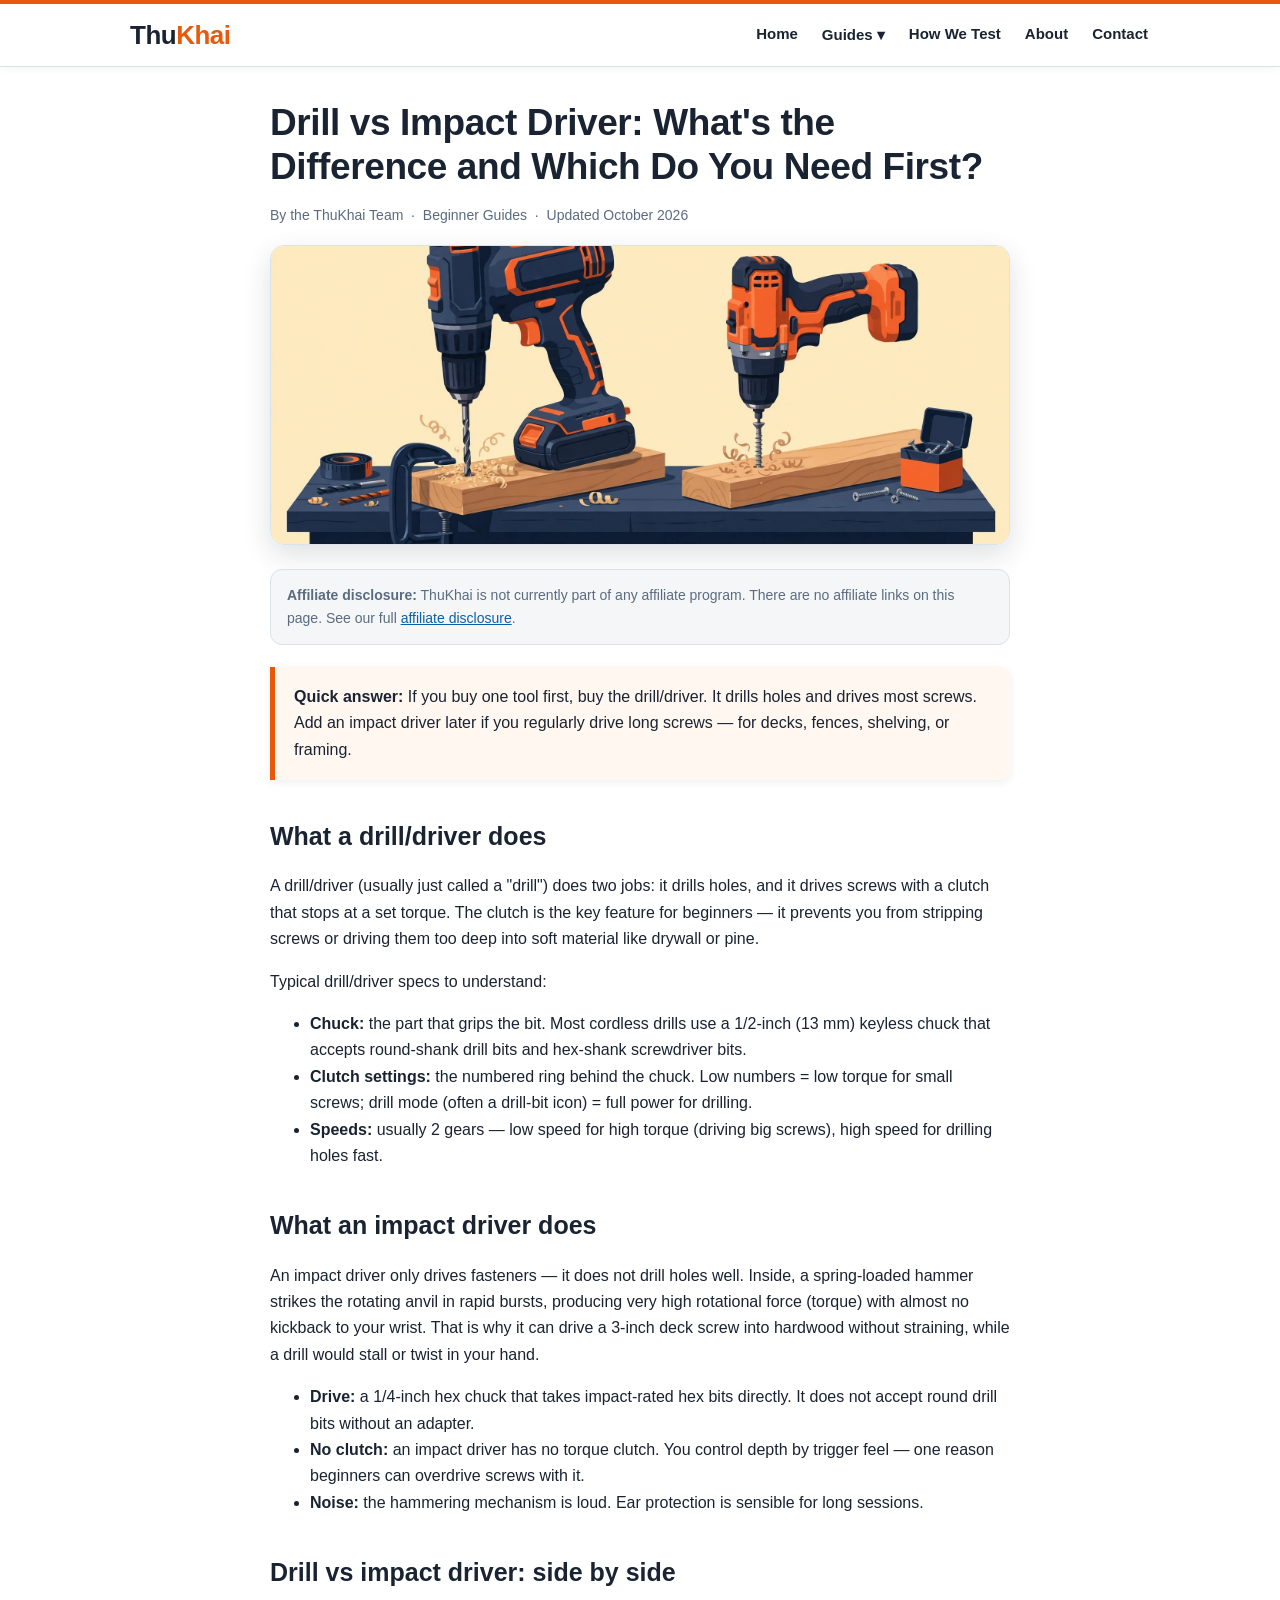
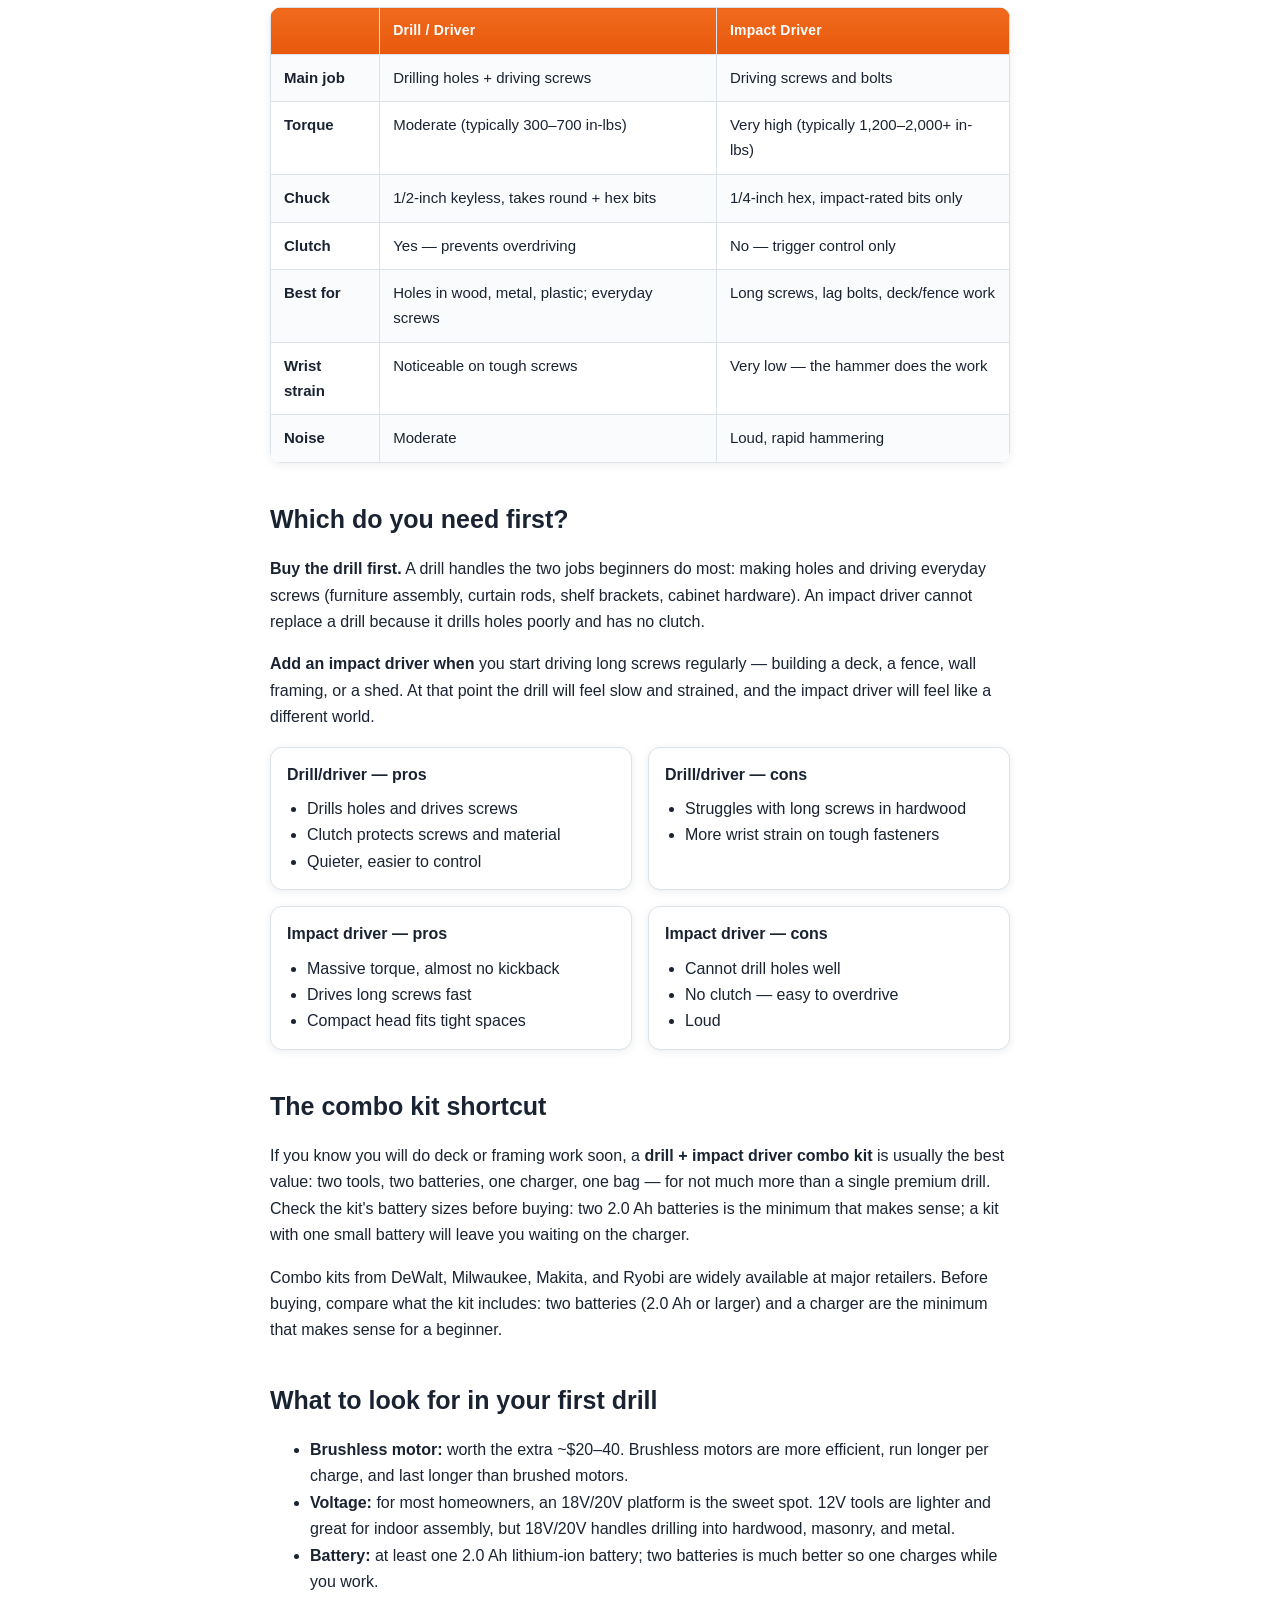
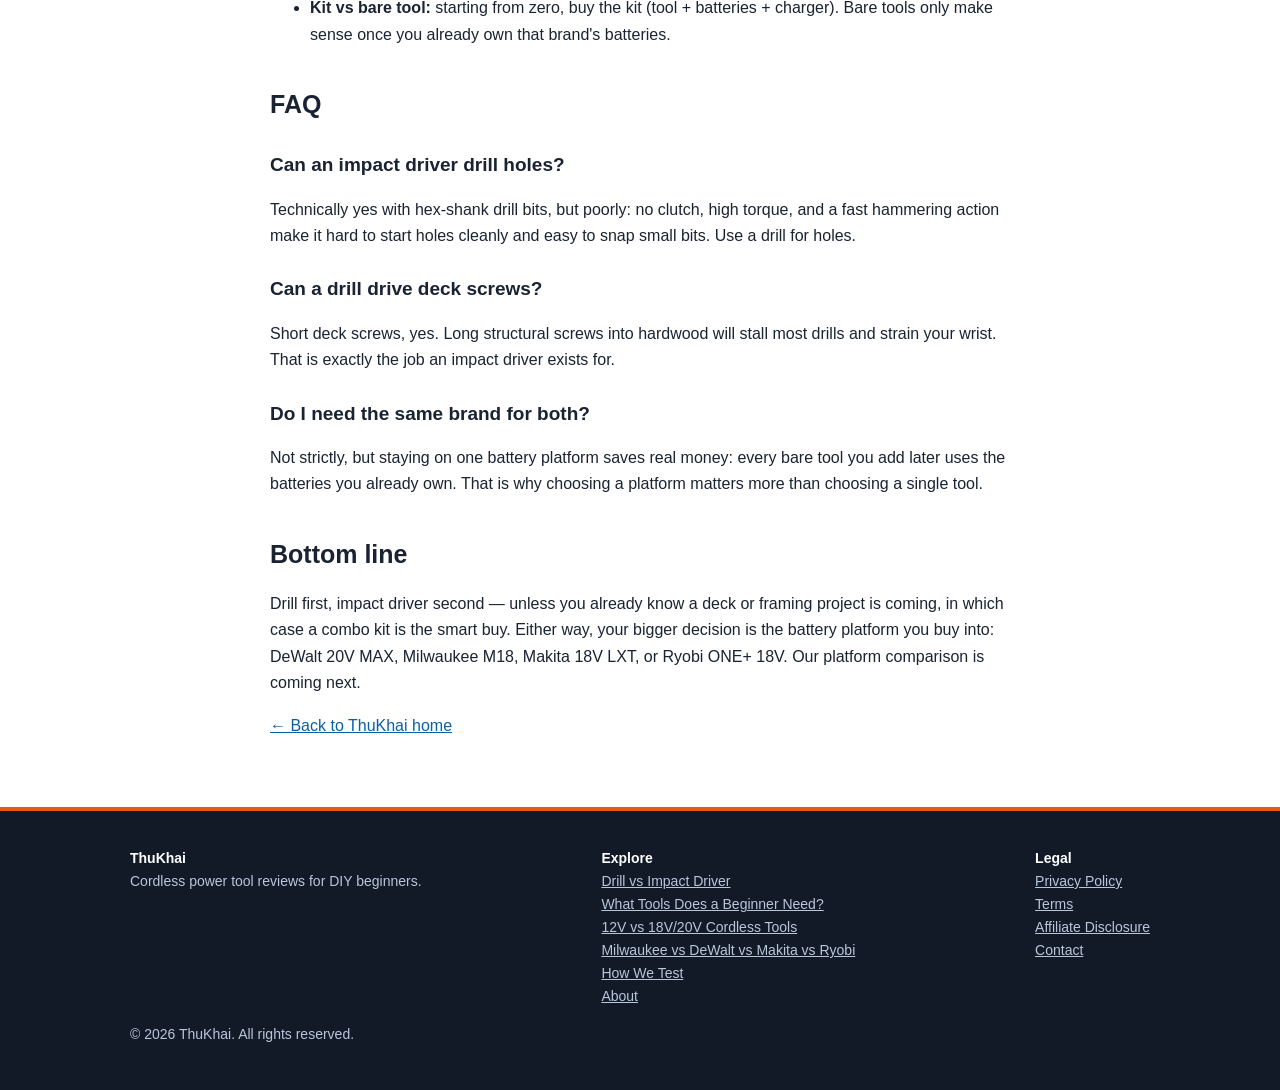
<file: articles/drill-vs-impact-driver.html>
<!DOCTYPE html>
<html lang="en">
<head>
<meta charset="utf-8">
<meta name="viewport" content="width=device-width, initial-scale=1">
<title>Drill vs Impact Driver: What's the Difference and Which Do You Need First? | ThuKhai</title>
<meta name="description" content="Drill vs impact driver explained for beginners: how each tool works, when to use which, and which one to buy first for DIY home projects.">
<link rel="stylesheet" href="../assets/style-v7.css">
</head>
<body>
<header class="site-header">
  <div class="container">
    <a class="logo" href="../index.html">Thu<span>Khai</span></a>
    <nav class="main-nav">
      <a href="../index.html">Home</a>
      <div class="has-drop">
        <button class="drop-btn" type="button" aria-haspopup="true">Guides ▾</button>
        <div class="drop">
          <span class="drop-head">Beginner Guides</span>
          <a href="drill-vs-impact-driver.html">Drill vs Impact Driver</a>
          <a href="what-cordless-tools-beginner-needs.html">What Tools Does a Beginner Need?</a>
          <a href="12v-vs-18v-cordless-tools.html">12V vs 18V/20V Cordless Tools</a>
          <span class="drop-head">Platform Comparisons</span>
          <a href="milwaukee-vs-dewalt-vs-makita-vs-ryobi.html">Milwaukee vs DeWalt vs Makita vs Ryobi</a>
        </div>
      </div>
      <a href="../how-we-test.html">How We Test</a>
      <a href="../about.html">About</a>
      <a href="../contact.html">Contact</a>
    </nav>
  </div>
</header>

<article class="article">
  <h1>Drill vs Impact Driver: What's the Difference and Which Do You Need First?</h1>
  <p class="meta">By the ThuKhai Team &nbsp;·&nbsp; Beginner Guides &nbsp;·&nbsp; Updated October 2026</p>
  <img class="article-hero" src="../assets/img/drill-vs-impact.jpg" alt="Illustration of a cordless drill drilling into wood and an impact driver driving a screw, side by side" width="960" height="640">

  <div class="disclosure"><strong>Affiliate disclosure:</strong> ThuKhai is not currently part of any affiliate program. There are no affiliate links on this page. See our full <a href="../affiliate-disclosure.html">affiliate disclosure</a>.</div>

  <div class="callout"><p><strong>Quick answer:</strong> If you buy one tool first, buy the drill/driver. It drills holes and drives most screws. Add an impact driver later if you regularly drive long screws — for decks, fences, shelving, or framing.</p></div>

  <h2>What a drill/driver does</h2>
  <p>A drill/driver (usually just called a "drill") does two jobs: it drills holes, and it drives screws with a clutch that stops at a set torque. The clutch is the key feature for beginners — it prevents you from stripping screws or driving them too deep into soft material like drywall or pine.</p>
  <p>Typical drill/driver specs to understand:</p>
  <ul>
    <li><strong>Chuck:</strong> the part that grips the bit. Most cordless drills use a 1/2-inch (13&nbsp;mm) keyless chuck that accepts round-shank drill bits and hex-shank screwdriver bits.</li>
    <li><strong>Clutch settings:</strong> the numbered ring behind the chuck. Low numbers = low torque for small screws; drill mode (often a drill-bit icon) = full power for drilling.</li>
    <li><strong>Speeds:</strong> usually 2 gears — low speed for high torque (driving big screws), high speed for drilling holes fast.</li>
  </ul>

  <h2>What an impact driver does</h2>
  <p>An impact driver only drives fasteners — it does not drill holes well. Inside, a spring-loaded hammer strikes the rotating anvil in rapid bursts, producing very high rotational force (torque) with almost no kickback to your wrist. That is why it can drive a 3-inch deck screw into hardwood without straining, while a drill would stall or twist in your hand.</p>
  <ul>
    <li><strong>Drive:</strong> a 1/4-inch hex chuck that takes impact-rated hex bits directly. It does not accept round drill bits without an adapter.</li>
    <li><strong>No clutch:</strong> an impact driver has no torque clutch. You control depth by trigger feel — one reason beginners can overdrive screws with it.</li>
    <li><strong>Noise:</strong> the hammering mechanism is loud. Ear protection is sensible for long sessions.</li>
  </ul>

  <h2>Drill vs impact driver: side by side</h2>
  <table class="compare">
    <tr><th></th><th>Drill / Driver</th><th>Impact Driver</th></tr>
    <tr><td>Main job</td><td>Drilling holes + driving screws</td><td>Driving screws and bolts</td></tr>
    <tr><td>Torque</td><td>Moderate (typically 300–700 in-lbs)</td><td>Very high (typically 1,200–2,000+ in-lbs)</td></tr>
    <tr><td>Chuck</td><td>1/2-inch keyless, takes round + hex bits</td><td>1/4-inch hex, impact-rated bits only</td></tr>
    <tr><td>Clutch</td><td>Yes — prevents overdriving</td><td>No — trigger control only</td></tr>
    <tr><td>Best for</td><td>Holes in wood, metal, plastic; everyday screws</td><td>Long screws, lag bolts, deck/fence work</td></tr>
    <tr><td>Wrist strain</td><td>Noticeable on tough screws</td><td>Very low — the hammer does the work</td></tr>
    <tr><td>Noise</td><td>Moderate</td><td>Loud, rapid hammering</td></tr>
  </table>

  <h2>Which do you need first?</h2>
  <p><strong>Buy the drill first.</strong> A drill handles the two jobs beginners do most: making holes and driving everyday screws (furniture assembly, curtain rods, shelf brackets, cabinet hardware). An impact driver cannot replace a drill because it drills holes poorly and has no clutch.</p>
  <p><strong>Add an impact driver when</strong> you start driving long screws regularly — building a deck, a fence, wall framing, or a shed. At that point the drill will feel slow and strained, and the impact driver will feel like a different world.</p>

  <div class="pros-cons">
    <div><h4>Drill/driver — pros</h4><ul><li>Drills holes and drives screws</li><li>Clutch protects screws and material</li><li>Quieter, easier to control</li></ul></div>
    <div><h4>Drill/driver — cons</h4><ul><li>Struggles with long screws in hardwood</li><li>More wrist strain on tough fasteners</li></ul></div>
  </div>
  <div class="pros-cons">
    <div><h4>Impact driver — pros</h4><ul><li>Massive torque, almost no kickback</li><li>Drives long screws fast</li><li>Compact head fits tight spaces</li></ul></div>
    <div><h4>Impact driver — cons</h4><ul><li>Cannot drill holes well</li><li>No clutch — easy to overdrive</li><li>Loud</li></ul></div>
  </div>

  <h2>The combo kit shortcut</h2>
  <p>If you know you will do deck or framing work soon, a <strong>drill + impact driver combo kit</strong> is usually the best value: two tools, two batteries, one charger, one bag — for not much more than a single premium drill. Check the kit's battery sizes before buying: two 2.0&nbsp;Ah batteries is the minimum that makes sense; a kit with one small battery will leave you waiting on the charger.</p>
  <p>Combo kits from DeWalt, Milwaukee, Makita, and Ryobi are widely available at major retailers. Before buying, compare what the kit includes: two batteries (2.0&nbsp;Ah or larger) and a charger are the minimum that makes sense for a beginner.</p>

  <h2>What to look for in your first drill</h2>
  <ul>
    <li><strong>Brushless motor:</strong> worth the extra ~$20–40. Brushless motors are more efficient, run longer per charge, and last longer than brushed motors.</li>
    <li><strong>Voltage:</strong> for most homeowners, an 18V/20V platform is the sweet spot. 12V tools are lighter and great for indoor assembly, but 18V/20V handles drilling into hardwood, masonry, and metal.</li>
    <li><strong>Battery:</strong> at least one 2.0&nbsp;Ah lithium-ion battery; two batteries is much better so one charges while you work.</li>
    <li><strong>Kit vs bare tool:</strong> starting from zero, buy the kit (tool + batteries + charger). Bare tools only make sense once you already own that brand's batteries.</li>
  </ul>

  <h2>FAQ</h2>
  <h3>Can an impact driver drill holes?</h3>
  <p>Technically yes with hex-shank drill bits, but poorly: no clutch, high torque, and a fast hammering action make it hard to start holes cleanly and easy to snap small bits. Use a drill for holes.</p>
  <h3>Can a drill drive deck screws?</h3>
  <p>Short deck screws, yes. Long structural screws into hardwood will stall most drills and strain your wrist. That is exactly the job an impact driver exists for.</p>
  <h3>Do I need the same brand for both?</h3>
  <p>Not strictly, but staying on one battery platform saves real money: every bare tool you add later uses the batteries you already own. That is why choosing a platform matters more than choosing a single tool.</p>

  <h2>Bottom line</h2>
  <p>Drill first, impact driver second — unless you already know a deck or framing project is coming, in which case a combo kit is the smart buy. Either way, your bigger decision is the battery platform you buy into: DeWalt 20V MAX, Milwaukee M18, Makita 18V LXT, or Ryobi ONE+ 18V. Our platform comparison is coming next.</p>
  <p><a href="../index.html">← Back to ThuKhai home</a></p>
</article>

<footer class="site-footer">
  <div class="container footer-grid">
    <div><strong>ThuKhai</strong><br>Cordless power tool reviews for DIY beginners.</div>
    <div><strong>Explore</strong><br><a href="drill-vs-impact-driver.html">Drill vs Impact Driver</a><br><a href="what-cordless-tools-beginner-needs.html">What Tools Does a Beginner Need?</a><br><a href="12v-vs-18v-cordless-tools.html">12V vs 18V/20V Cordless Tools</a><br><a href="milwaukee-vs-dewalt-vs-makita-vs-ryobi.html">Milwaukee vs DeWalt vs Makita vs Ryobi</a><br><a href="../how-we-test.html">How We Test</a><br><a href="../about.html">About</a></div>
    <div><strong>Legal</strong><br><a href="../privacy-policy.html">Privacy Policy</a><br><a href="../terms.html">Terms</a><br><a href="../affiliate-disclosure.html">Affiliate Disclosure</a><br><a href="../contact.html">Contact</a></div>
  </div>
  <div class="container"><p>© 2026 ThuKhai. All rights reserved.</p></div>
</footer>
</body>
</html>
</file>
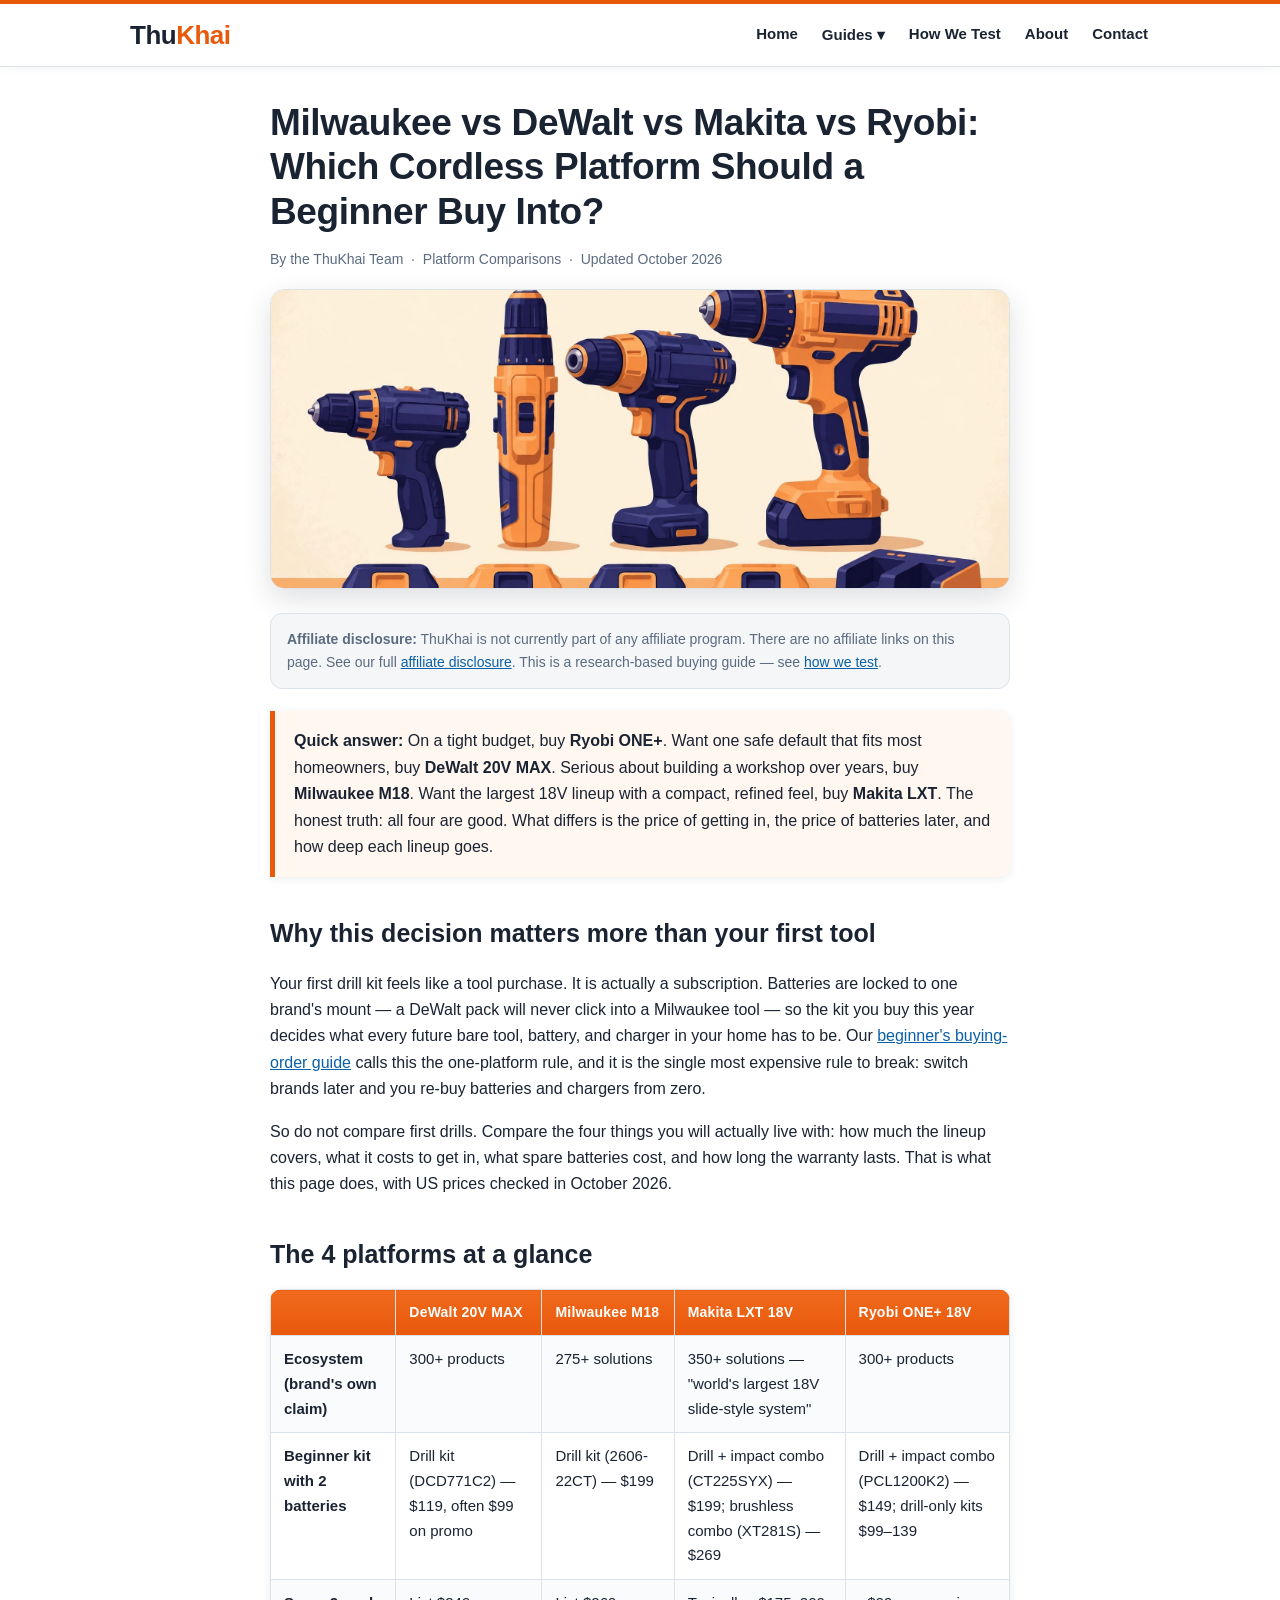
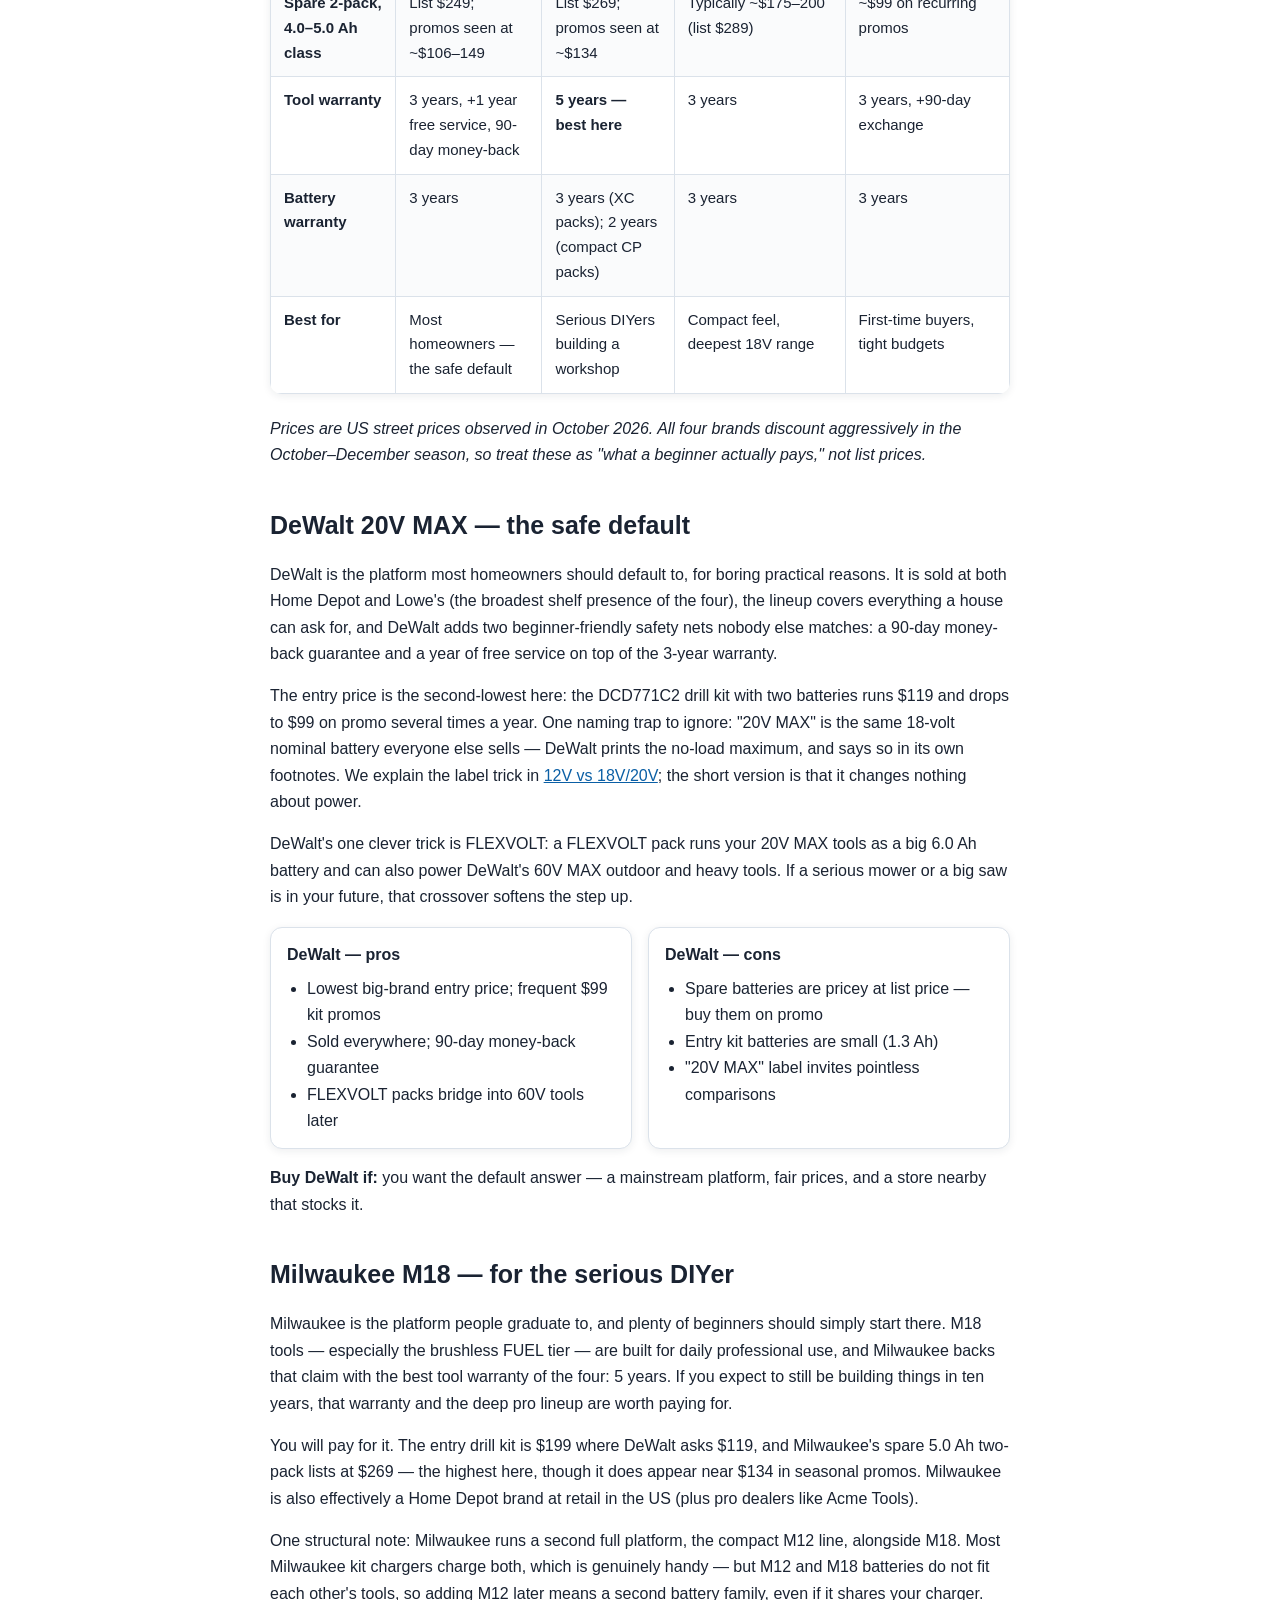
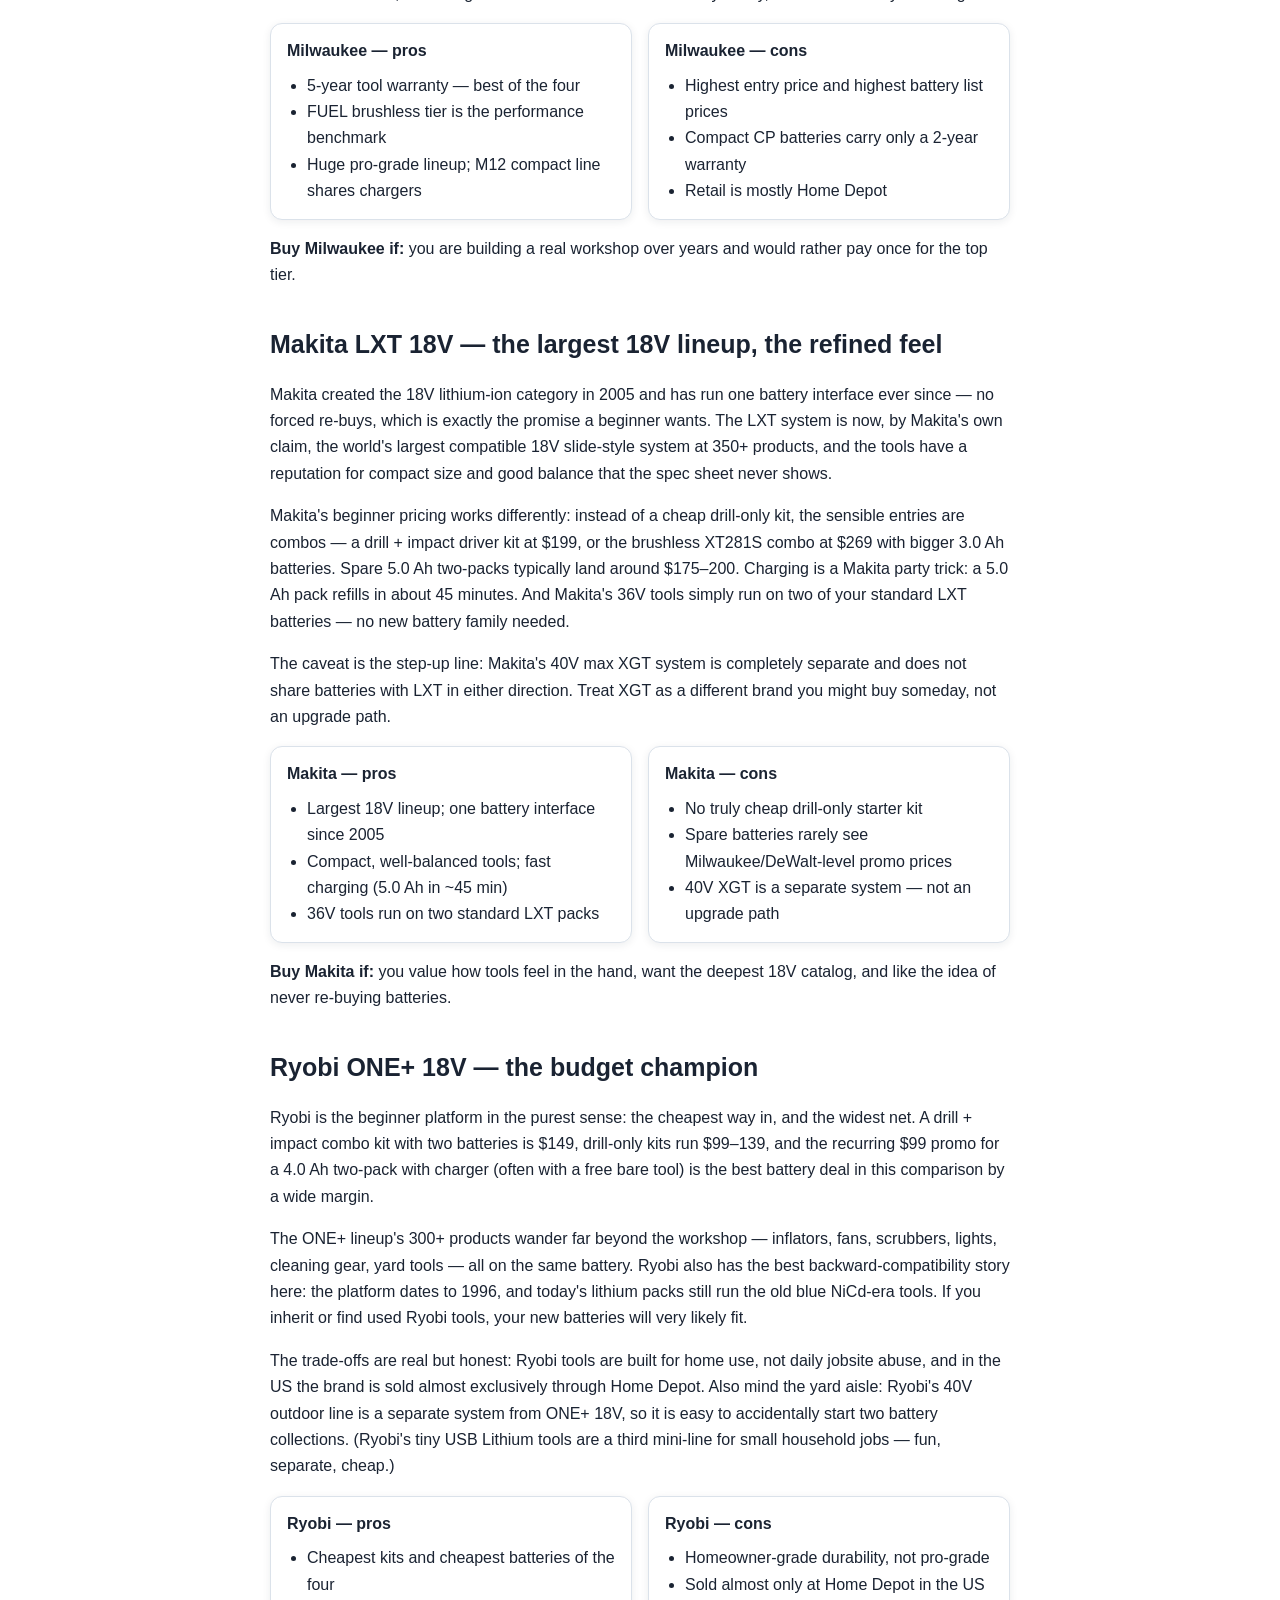
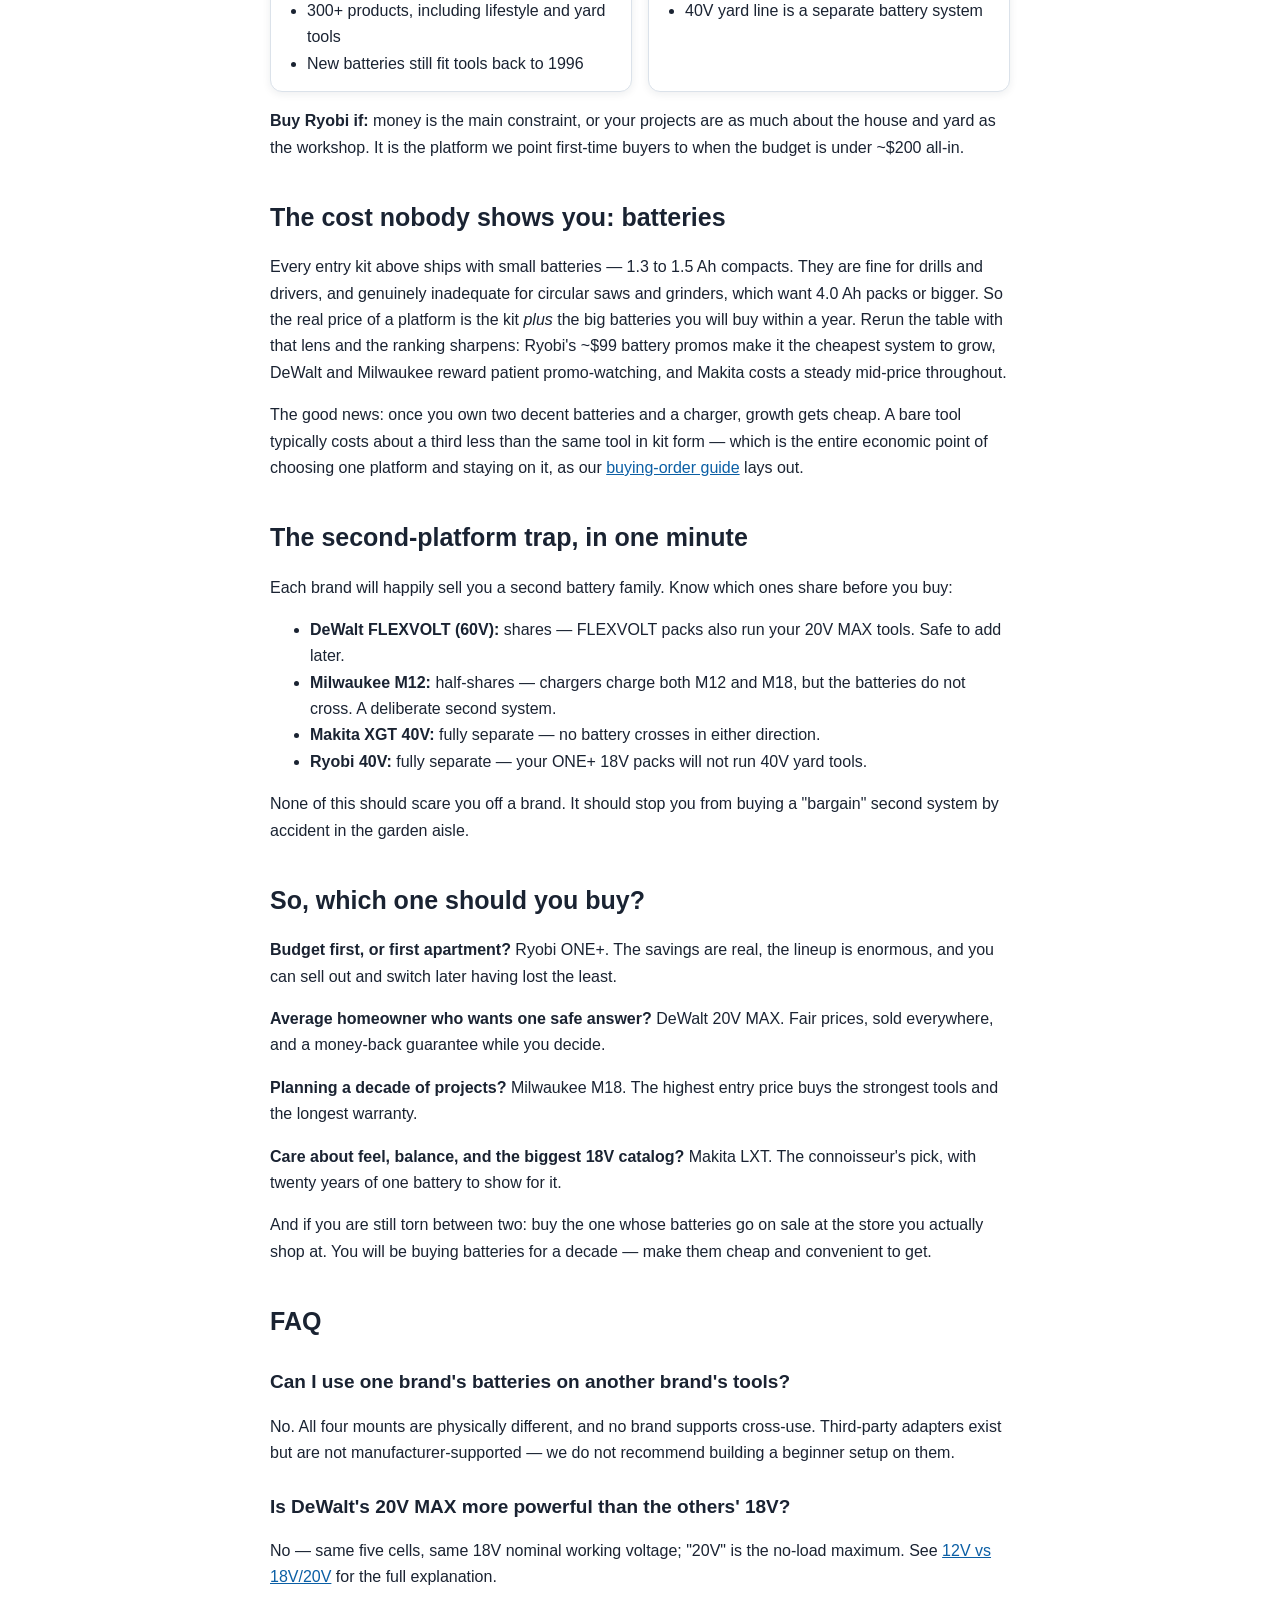
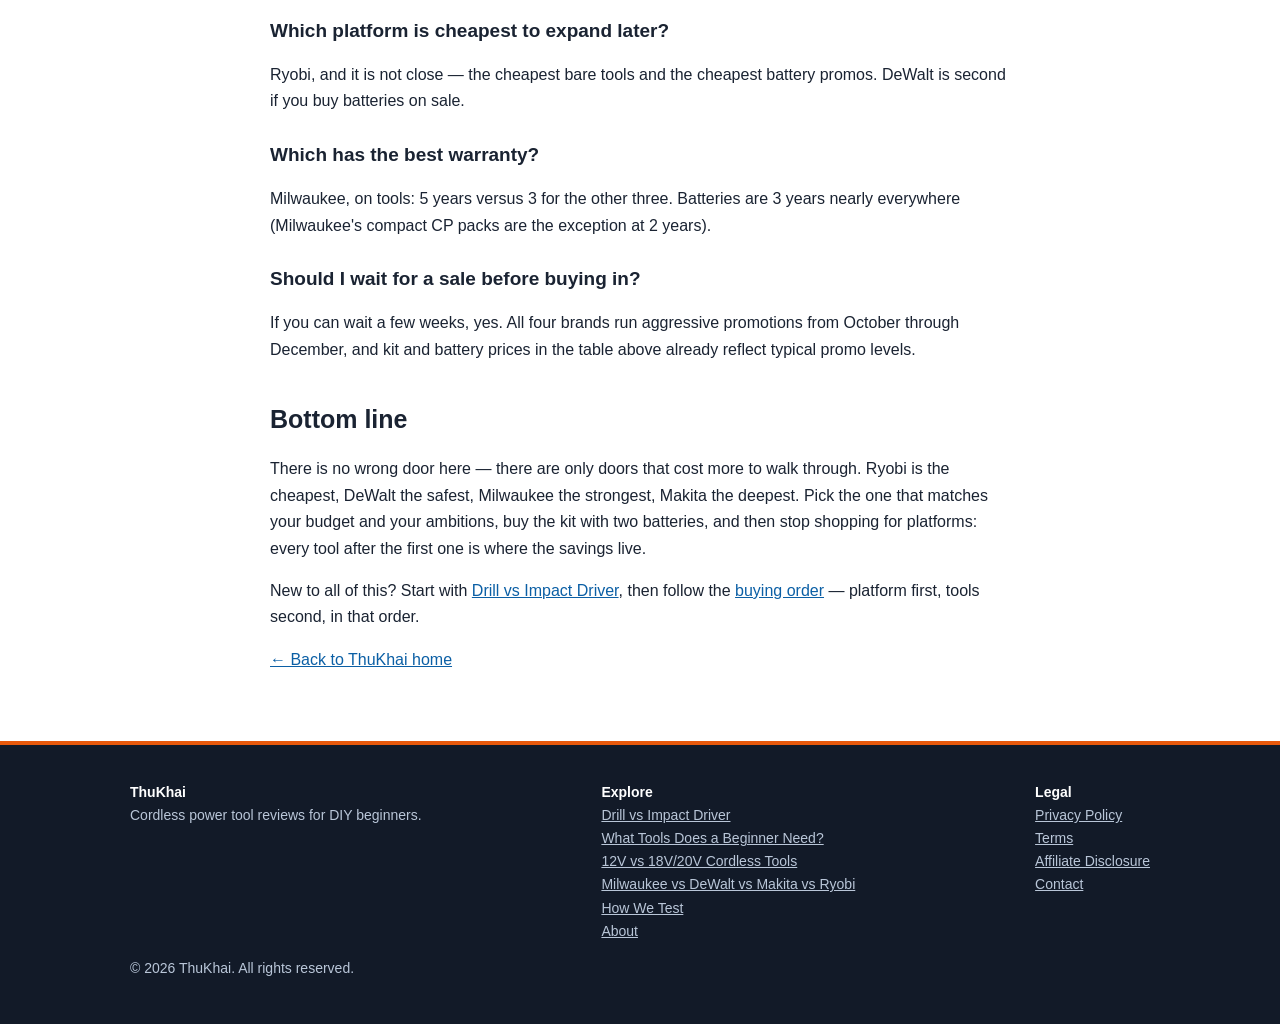
<file: articles/milwaukee-vs-dewalt-vs-makita-vs-ryobi.html>
<!DOCTYPE html>
<html lang="en">
<head>
<meta charset="utf-8">
<meta name="viewport" content="width=device-width, initial-scale=1">
<title>Milwaukee vs DeWalt vs Makita vs Ryobi: Which Cordless Platform Should a Beginner Buy Into? | ThuKhai</title>
<meta name="description" content="The beginner's platform decision, compared honestly: DeWalt 20V MAX vs Milwaukee M18 vs Makita LXT 18V vs Ryobi ONE+ 18V — ecosystem size, real entry prices, battery costs and warranties, checked October 2026.">
<link rel="stylesheet" href="../assets/style-v7.css">
</head>
<body>
<header class="site-header">
  <div class="container">
    <a class="logo" href="../index.html">Thu<span>Khai</span></a>
    <nav class="main-nav">
      <a href="../index.html">Home</a>
      <div class="has-drop">
        <button class="drop-btn" type="button" aria-haspopup="true">Guides ▾</button>
        <div class="drop">
          <span class="drop-head">Beginner Guides</span>
          <a href="drill-vs-impact-driver.html">Drill vs Impact Driver</a>
          <a href="what-cordless-tools-beginner-needs.html">What Tools Does a Beginner Need?</a>
          <a href="12v-vs-18v-cordless-tools.html">12V vs 18V/20V Cordless Tools</a>
          <span class="drop-head">Platform Comparisons</span>
          <a href="milwaukee-vs-dewalt-vs-makita-vs-ryobi.html">Milwaukee vs DeWalt vs Makita vs Ryobi</a>
        </div>
      </div>
      <a href="../how-we-test.html">How We Test</a>
      <a href="../about.html">About</a>
      <a href="../contact.html">Contact</a>
    </nav>
  </div>
</header>

<article class="article">
  <h1>Milwaukee vs DeWalt vs Makita vs Ryobi: Which Cordless Platform Should a Beginner Buy Into?</h1>
  <p class="meta">By the ThuKhai Team &nbsp;·&nbsp; Platform Comparisons &nbsp;·&nbsp; Updated October 2026</p>
  <img class="article-hero" src="../assets/img/platforms-compared.jpg" alt="Illustration of four cordless drills from different battery platforms standing in a row, with battery packs and a charger in front" width="960" height="640">

  <div class="disclosure"><strong>Affiliate disclosure:</strong> ThuKhai is not currently part of any affiliate program. There are no affiliate links on this page. See our full <a href="../affiliate-disclosure.html">affiliate disclosure</a>. This is a research-based buying guide — see <a href="../how-we-test.html">how we test</a>.</div>

  <div class="callout"><p><strong>Quick answer:</strong> On a tight budget, buy <strong>Ryobi ONE+</strong>. Want one safe default that fits most homeowners, buy <strong>DeWalt 20V MAX</strong>. Serious about building a workshop over years, buy <strong>Milwaukee M18</strong>. Want the largest 18V lineup with a compact, refined feel, buy <strong>Makita LXT</strong>. The honest truth: all four are good. What differs is the price of getting in, the price of batteries later, and how deep each lineup goes.</p></div>

  <h2>Why this decision matters more than your first tool</h2>
  <p>Your first drill kit feels like a tool purchase. It is actually a subscription. Batteries are locked to one brand's mount — a DeWalt pack will never click into a Milwaukee tool — so the kit you buy this year decides what every future bare tool, battery, and charger in your home has to be. Our <a href="what-cordless-tools-beginner-needs.html">beginner's buying-order guide</a> calls this the one-platform rule, and it is the single most expensive rule to break: switch brands later and you re-buy batteries and chargers from zero.</p>
  <p>So do not compare first drills. Compare the four things you will actually live with: how much the lineup covers, what it costs to get in, what spare batteries cost, and how long the warranty lasts. That is what this page does, with US prices checked in October 2026.</p>

  <h2>The 4 platforms at a glance</h2>
  <table class="compare">
    <tr><th></th><th>DeWalt 20V MAX</th><th>Milwaukee M18</th><th>Makita LXT 18V</th><th>Ryobi ONE+ 18V</th></tr>
    <tr><td>Ecosystem (brand's own claim)</td><td>300+ products</td><td>275+ solutions</td><td>350+ solutions — "world's largest 18V slide-style system"</td><td>300+ products</td></tr>
    <tr><td>Beginner kit with 2 batteries</td><td>Drill kit (DCD771C2) — $119, often $99 on promo</td><td>Drill kit (2606-22CT) — $199</td><td>Drill + impact combo (CT225SYX) — $199; brushless combo (XT281S) — $269</td><td>Drill + impact combo (PCL1200K2) — $149; drill-only kits $99–139</td></tr>
    <tr><td>Spare 2-pack, 4.0–5.0 Ah class</td><td>List $249; promos seen at ~$106–149</td><td>List $269; promos seen at ~$134</td><td>Typically ~$175–200 (list $289)</td><td>~$99 on recurring promos</td></tr>
    <tr><td>Tool warranty</td><td>3 years, +1 year free service, 90-day money-back</td><td><strong>5 years — best here</strong></td><td>3 years</td><td>3 years, +90-day exchange</td></tr>
    <tr><td>Battery warranty</td><td>3 years</td><td>3 years (XC packs); 2 years (compact CP packs)</td><td>3 years</td><td>3 years</td></tr>
    <tr><td>Best for</td><td>Most homeowners — the safe default</td><td>Serious DIYers building a workshop</td><td>Compact feel, deepest 18V range</td><td>First-time buyers, tight budgets</td></tr>
  </table>
  <p><em>Prices are US street prices observed in October 2026. All four brands discount aggressively in the October–December season, so treat these as "what a beginner actually pays," not list prices.</em></p>

  <h2>DeWalt 20V MAX — the safe default</h2>
  <p>DeWalt is the platform most homeowners should default to, for boring practical reasons. It is sold at both Home Depot and Lowe's (the broadest shelf presence of the four), the lineup covers everything a house can ask for, and DeWalt adds two beginner-friendly safety nets nobody else matches: a 90-day money-back guarantee and a year of free service on top of the 3-year warranty.</p>
  <p>The entry price is the second-lowest here: the DCD771C2 drill kit with two batteries runs $119 and drops to $99 on promo several times a year. One naming trap to ignore: "20V MAX" is the same 18-volt nominal battery everyone else sells — DeWalt prints the no-load maximum, and says so in its own footnotes. We explain the label trick in <a href="12v-vs-18v-cordless-tools.html">12V vs 18V/20V</a>; the short version is that it changes nothing about power.</p>
  <p>DeWalt's one clever trick is FLEXVOLT: a FLEXVOLT pack runs your 20V MAX tools as a big 6.0 Ah battery and can also power DeWalt's 60V MAX outdoor and heavy tools. If a serious mower or a big saw is in your future, that crossover softens the step up.</p>
  <div class="pros-cons">
    <div><h4>DeWalt — pros</h4><ul><li>Lowest big-brand entry price; frequent $99 kit promos</li><li>Sold everywhere; 90-day money-back guarantee</li><li>FLEXVOLT packs bridge into 60V tools later</li></ul></div>
    <div><h4>DeWalt — cons</h4><ul><li>Spare batteries are pricey at list price — buy them on promo</li><li>Entry kit batteries are small (1.3 Ah)</li><li>"20V MAX" label invites pointless comparisons</li></ul></div>
  </div>
  <p><strong>Buy DeWalt if:</strong> you want the default answer — a mainstream platform, fair prices, and a store nearby that stocks it.</p>

  <h2>Milwaukee M18 — for the serious DIYer</h2>
  <p>Milwaukee is the platform people graduate to, and plenty of beginners should simply start there. M18 tools — especially the brushless FUEL tier — are built for daily professional use, and Milwaukee backs that claim with the best tool warranty of the four: 5 years. If you expect to still be building things in ten years, that warranty and the deep pro lineup are worth paying for.</p>
  <p>You will pay for it. The entry drill kit is $199 where DeWalt asks $119, and Milwaukee's spare 5.0 Ah two-pack lists at $269 — the highest here, though it does appear near $134 in seasonal promos. Milwaukee is also effectively a Home Depot brand at retail in the US (plus pro dealers like Acme Tools).</p>
  <p>One structural note: Milwaukee runs a second full platform, the compact M12 line, alongside M18. Most Milwaukee kit chargers charge both, which is genuinely handy — but M12 and M18 batteries do not fit each other's tools, so adding M12 later means a second battery family, even if it shares your charger.</p>
  <div class="pros-cons">
    <div><h4>Milwaukee — pros</h4><ul><li>5-year tool warranty — best of the four</li><li>FUEL brushless tier is the performance benchmark</li><li>Huge pro-grade lineup; M12 compact line shares chargers</li></ul></div>
    <div><h4>Milwaukee — cons</h4><ul><li>Highest entry price and highest battery list prices</li><li>Compact CP batteries carry only a 2-year warranty</li><li>Retail is mostly Home Depot</li></ul></div>
  </div>
  <p><strong>Buy Milwaukee if:</strong> you are building a real workshop over years and would rather pay once for the top tier.</p>

  <h2>Makita LXT 18V — the largest 18V lineup, the refined feel</h2>
  <p>Makita created the 18V lithium-ion category in 2005 and has run one battery interface ever since — no forced re-buys, which is exactly the promise a beginner wants. The LXT system is now, by Makita's own claim, the world's largest compatible 18V slide-style system at 350+ products, and the tools have a reputation for compact size and good balance that the spec sheet never shows.</p>
  <p>Makita's beginner pricing works differently: instead of a cheap drill-only kit, the sensible entries are combos — a drill + impact driver kit at $199, or the brushless XT281S combo at $269 with bigger 3.0 Ah batteries. Spare 5.0 Ah two-packs typically land around $175–200. Charging is a Makita party trick: a 5.0 Ah pack refills in about 45 minutes. And Makita's 36V tools simply run on two of your standard LXT batteries — no new battery family needed.</p>
  <p>The caveat is the step-up line: Makita's 40V max XGT system is completely separate and does not share batteries with LXT in either direction. Treat XGT as a different brand you might buy someday, not an upgrade path.</p>
  <div class="pros-cons">
    <div><h4>Makita — pros</h4><ul><li>Largest 18V lineup; one battery interface since 2005</li><li>Compact, well-balanced tools; fast charging (5.0 Ah in ~45 min)</li><li>36V tools run on two standard LXT packs</li></ul></div>
    <div><h4>Makita — cons</h4><ul><li>No truly cheap drill-only starter kit</li><li>Spare batteries rarely see Milwaukee/DeWalt-level promo prices</li><li>40V XGT is a separate system — not an upgrade path</li></ul></div>
  </div>
  <p><strong>Buy Makita if:</strong> you value how tools feel in the hand, want the deepest 18V catalog, and like the idea of never re-buying batteries.</p>

  <h2>Ryobi ONE+ 18V — the budget champion</h2>
  <p>Ryobi is the beginner platform in the purest sense: the cheapest way in, and the widest net. A drill + impact combo kit with two batteries is $149, drill-only kits run $99–139, and the recurring $99 promo for a 4.0 Ah two-pack with charger (often with a free bare tool) is the best battery deal in this comparison by a wide margin.</p>
  <p>The ONE+ lineup's 300+ products wander far beyond the workshop — inflators, fans, scrubbers, lights, cleaning gear, yard tools — all on the same battery. Ryobi also has the best backward-compatibility story here: the platform dates to 1996, and today's lithium packs still run the old blue NiCd-era tools. If you inherit or find used Ryobi tools, your new batteries will very likely fit.</p>
  <p>The trade-offs are real but honest: Ryobi tools are built for home use, not daily jobsite abuse, and in the US the brand is sold almost exclusively through Home Depot. Also mind the yard aisle: Ryobi's 40V outdoor line is a separate system from ONE+ 18V, so it is easy to accidentally start two battery collections. (Ryobi's tiny USB Lithium tools are a third mini-line for small household jobs — fun, separate, cheap.)</p>
  <div class="pros-cons">
    <div><h4>Ryobi — pros</h4><ul><li>Cheapest kits and cheapest batteries of the four</li><li>300+ products, including lifestyle and yard tools</li><li>New batteries still fit tools back to 1996</li></ul></div>
    <div><h4>Ryobi — cons</h4><ul><li>Homeowner-grade durability, not pro-grade</li><li>Sold almost only at Home Depot in the US</li><li>40V yard line is a separate battery system</li></ul></div>
  </div>
  <p><strong>Buy Ryobi if:</strong> money is the main constraint, or your projects are as much about the house and yard as the workshop. It is the platform we point first-time buyers to when the budget is under ~$200 all-in.</p>

  <h2>The cost nobody shows you: batteries</h2>
  <p>Every entry kit above ships with small batteries — 1.3 to 1.5 Ah compacts. They are fine for drills and drivers, and genuinely inadequate for circular saws and grinders, which want 4.0 Ah packs or bigger. So the real price of a platform is the kit <em>plus</em> the big batteries you will buy within a year. Rerun the table with that lens and the ranking sharpens: Ryobi's ~$99 battery promos make it the cheapest system to grow, DeWalt and Milwaukee reward patient promo-watching, and Makita costs a steady mid-price throughout.</p>
  <p>The good news: once you own two decent batteries and a charger, growth gets cheap. A bare tool typically costs about a third less than the same tool in kit form — which is the entire economic point of choosing one platform and staying on it, as our <a href="what-cordless-tools-beginner-needs.html">buying-order guide</a> lays out.</p>

  <h2>The second-platform trap, in one minute</h2>
  <p>Each brand will happily sell you a second battery family. Know which ones share before you buy:</p>
  <ul>
    <li><strong>DeWalt FLEXVOLT (60V):</strong> shares — FLEXVOLT packs also run your 20V MAX tools. Safe to add later.</li>
    <li><strong>Milwaukee M12:</strong> half-shares — chargers charge both M12 and M18, but the batteries do not cross. A deliberate second system.</li>
    <li><strong>Makita XGT 40V:</strong> fully separate — no battery crosses in either direction.</li>
    <li><strong>Ryobi 40V:</strong> fully separate — your ONE+ 18V packs will not run 40V yard tools.</li>
  </ul>
  <p>None of this should scare you off a brand. It should stop you from buying a "bargain" second system by accident in the garden aisle.</p>

  <h2>So, which one should you buy?</h2>
  <p><strong>Budget first, or first apartment?</strong> Ryobi ONE+. The savings are real, the lineup is enormous, and you can sell out and switch later having lost the least.</p>
  <p><strong>Average homeowner who wants one safe answer?</strong> DeWalt 20V MAX. Fair prices, sold everywhere, and a money-back guarantee while you decide.</p>
  <p><strong>Planning a decade of projects?</strong> Milwaukee M18. The highest entry price buys the strongest tools and the longest warranty.</p>
  <p><strong>Care about feel, balance, and the biggest 18V catalog?</strong> Makita LXT. The connoisseur's pick, with twenty years of one battery to show for it.</p>
  <p>And if you are still torn between two: buy the one whose batteries go on sale at the store you actually shop at. You will be buying batteries for a decade — make them cheap and convenient to get.</p>

  <h2>FAQ</h2>
  <h3>Can I use one brand's batteries on another brand's tools?</h3>
  <p>No. All four mounts are physically different, and no brand supports cross-use. Third-party adapters exist but are not manufacturer-supported — we do not recommend building a beginner setup on them.</p>
  <h3>Is DeWalt's 20V MAX more powerful than the others' 18V?</h3>
  <p>No — same five cells, same 18V nominal working voltage; "20V" is the no-load maximum. See <a href="12v-vs-18v-cordless-tools.html">12V vs 18V/20V</a> for the full explanation.</p>
  <h3>Which platform is cheapest to expand later?</h3>
  <p>Ryobi, and it is not close — the cheapest bare tools and the cheapest battery promos. DeWalt is second if you buy batteries on sale.</p>
  <h3>Which has the best warranty?</h3>
  <p>Milwaukee, on tools: 5 years versus 3 for the other three. Batteries are 3 years nearly everywhere (Milwaukee's compact CP packs are the exception at 2 years).</p>
  <h3>Should I wait for a sale before buying in?</h3>
  <p>If you can wait a few weeks, yes. All four brands run aggressive promotions from October through December, and kit and battery prices in the table above already reflect typical promo levels.</p>

  <h2>Bottom line</h2>
  <p>There is no wrong door here — there are only doors that cost more to walk through. Ryobi is the cheapest, DeWalt the safest, Milwaukee the strongest, Makita the deepest. Pick the one that matches your budget and your ambitions, buy the kit with two batteries, and then stop shopping for platforms: every tool after the first one is where the savings live.</p>
  <p>New to all of this? Start with <a href="drill-vs-impact-driver.html">Drill vs Impact Driver</a>, then follow the <a href="what-cordless-tools-beginner-needs.html">buying order</a> — platform first, tools second, in that order.</p>
  <p><a href="../index.html">← Back to ThuKhai home</a></p>
</article>

<footer class="site-footer">
  <div class="container footer-grid">
    <div><strong>ThuKhai</strong><br>Cordless power tool reviews for DIY beginners.</div>
    <div><strong>Explore</strong><br><a href="drill-vs-impact-driver.html">Drill vs Impact Driver</a><br><a href="what-cordless-tools-beginner-needs.html">What Tools Does a Beginner Need?</a><br><a href="12v-vs-18v-cordless-tools.html">12V vs 18V/20V Cordless Tools</a><br><a href="milwaukee-vs-dewalt-vs-makita-vs-ryobi.html">Milwaukee vs DeWalt vs Makita vs Ryobi</a><br><a href="../how-we-test.html">How We Test</a><br><a href="../about.html">About</a></div>
    <div><strong>Legal</strong><br><a href="../privacy-policy.html">Privacy Policy</a><br><a href="../terms.html">Terms</a><br><a href="../affiliate-disclosure.html">Affiliate Disclosure</a><br><a href="../contact.html">Contact</a></div>
  </div>
  <div class="container"><p>© 2026 ThuKhai. All rights reserved.</p></div>
</footer>
</body>
</html>
</file>
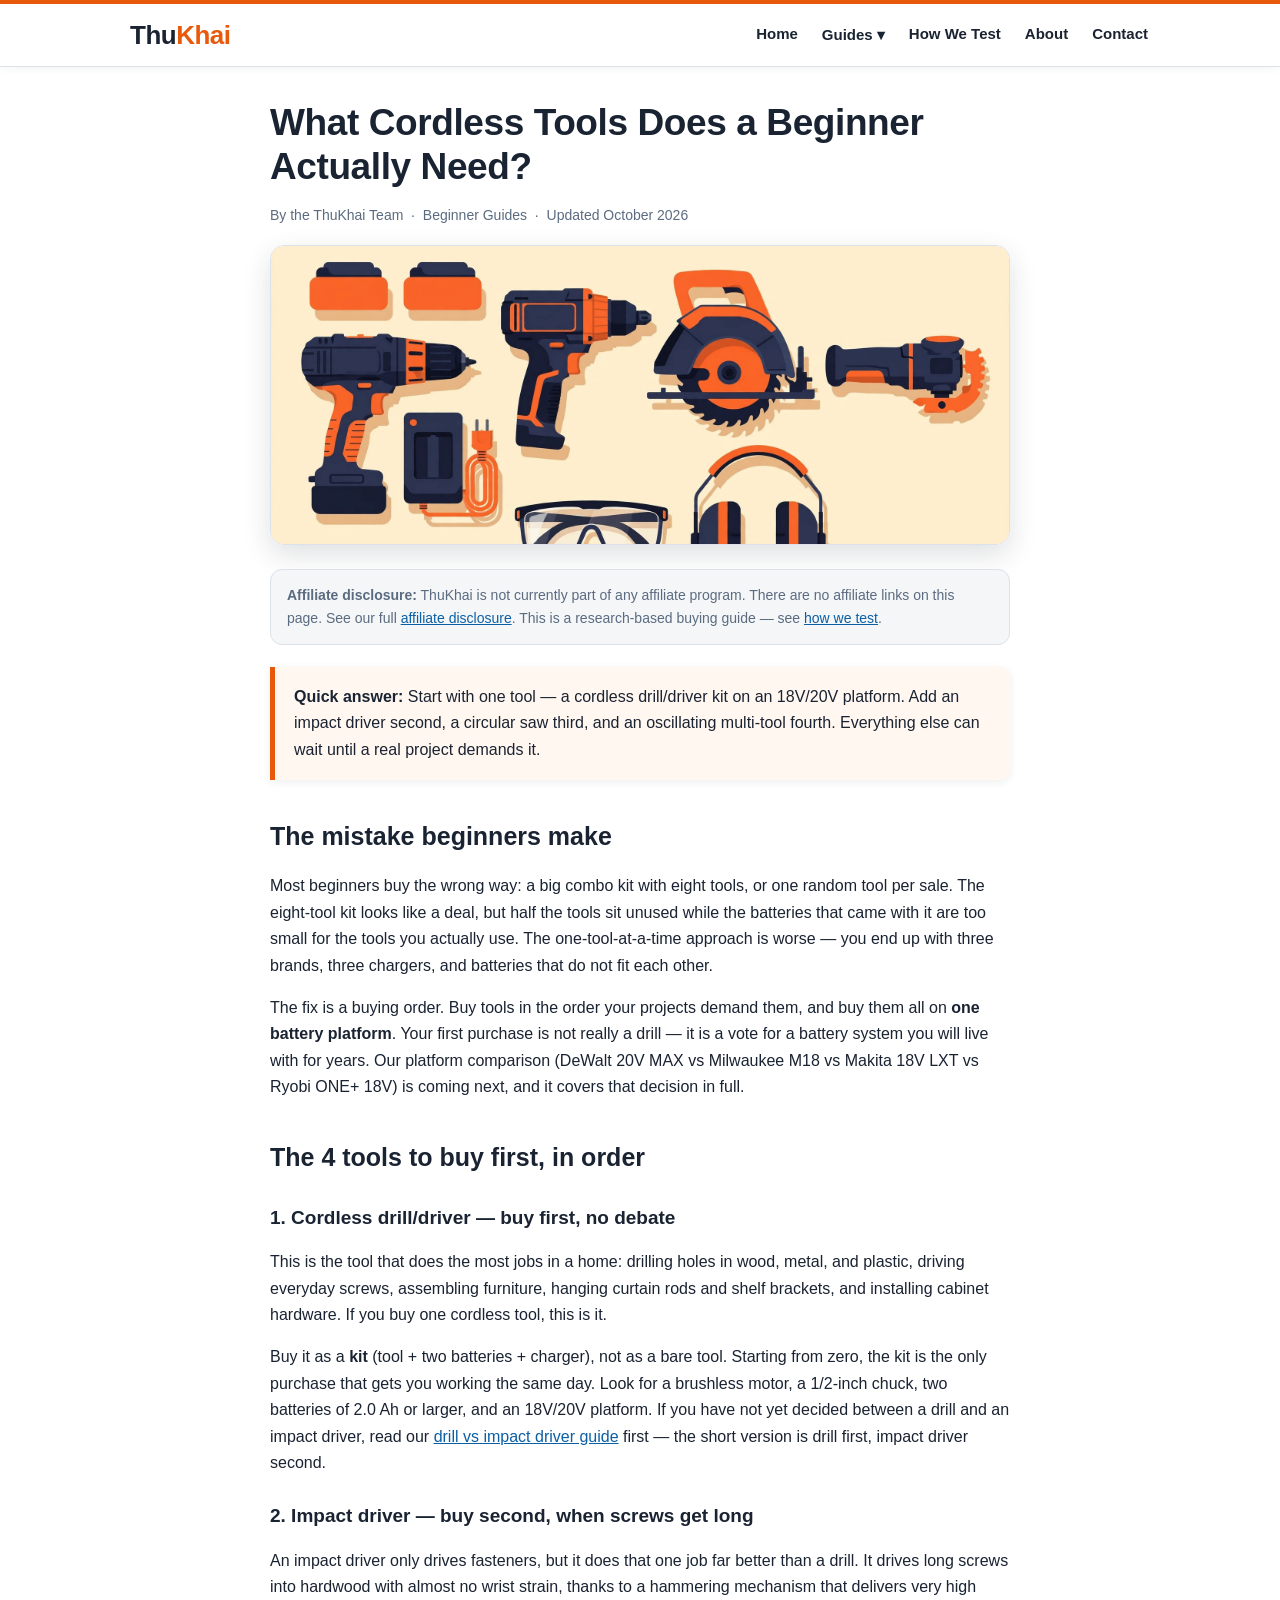
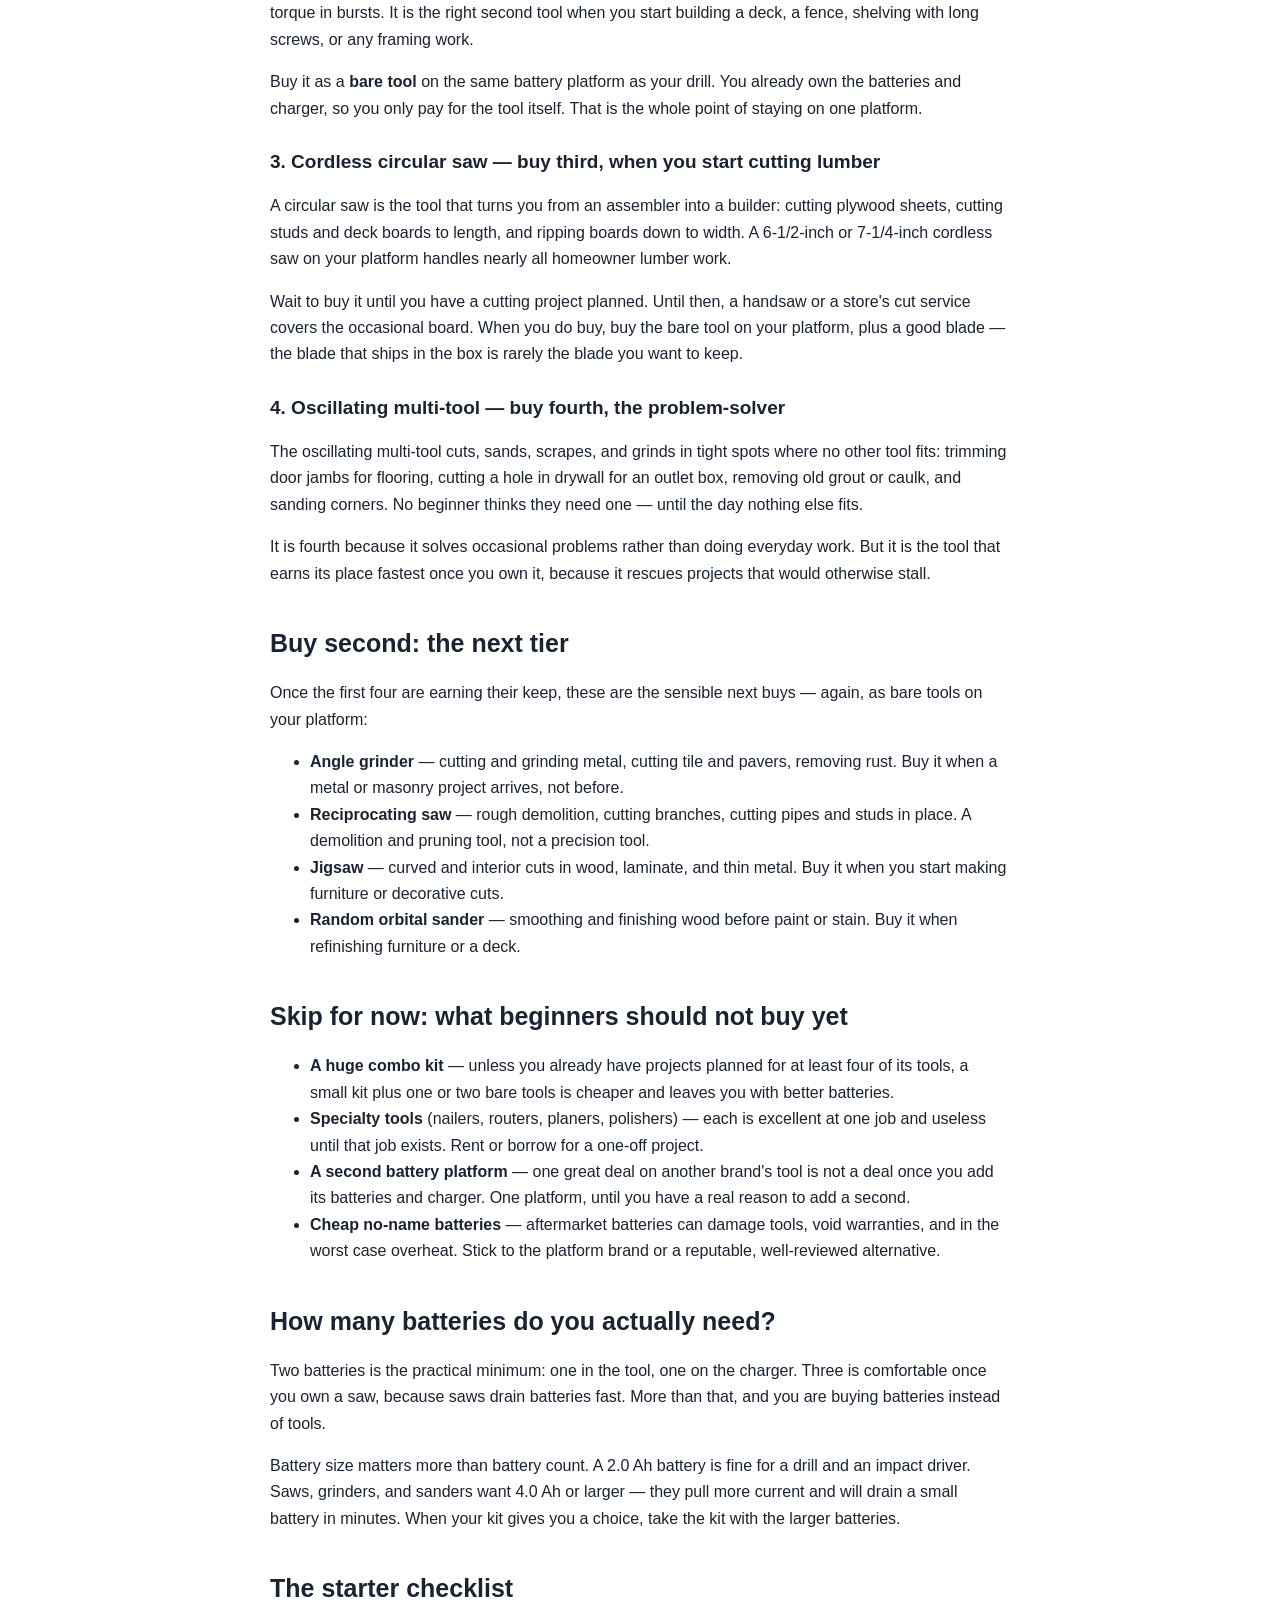
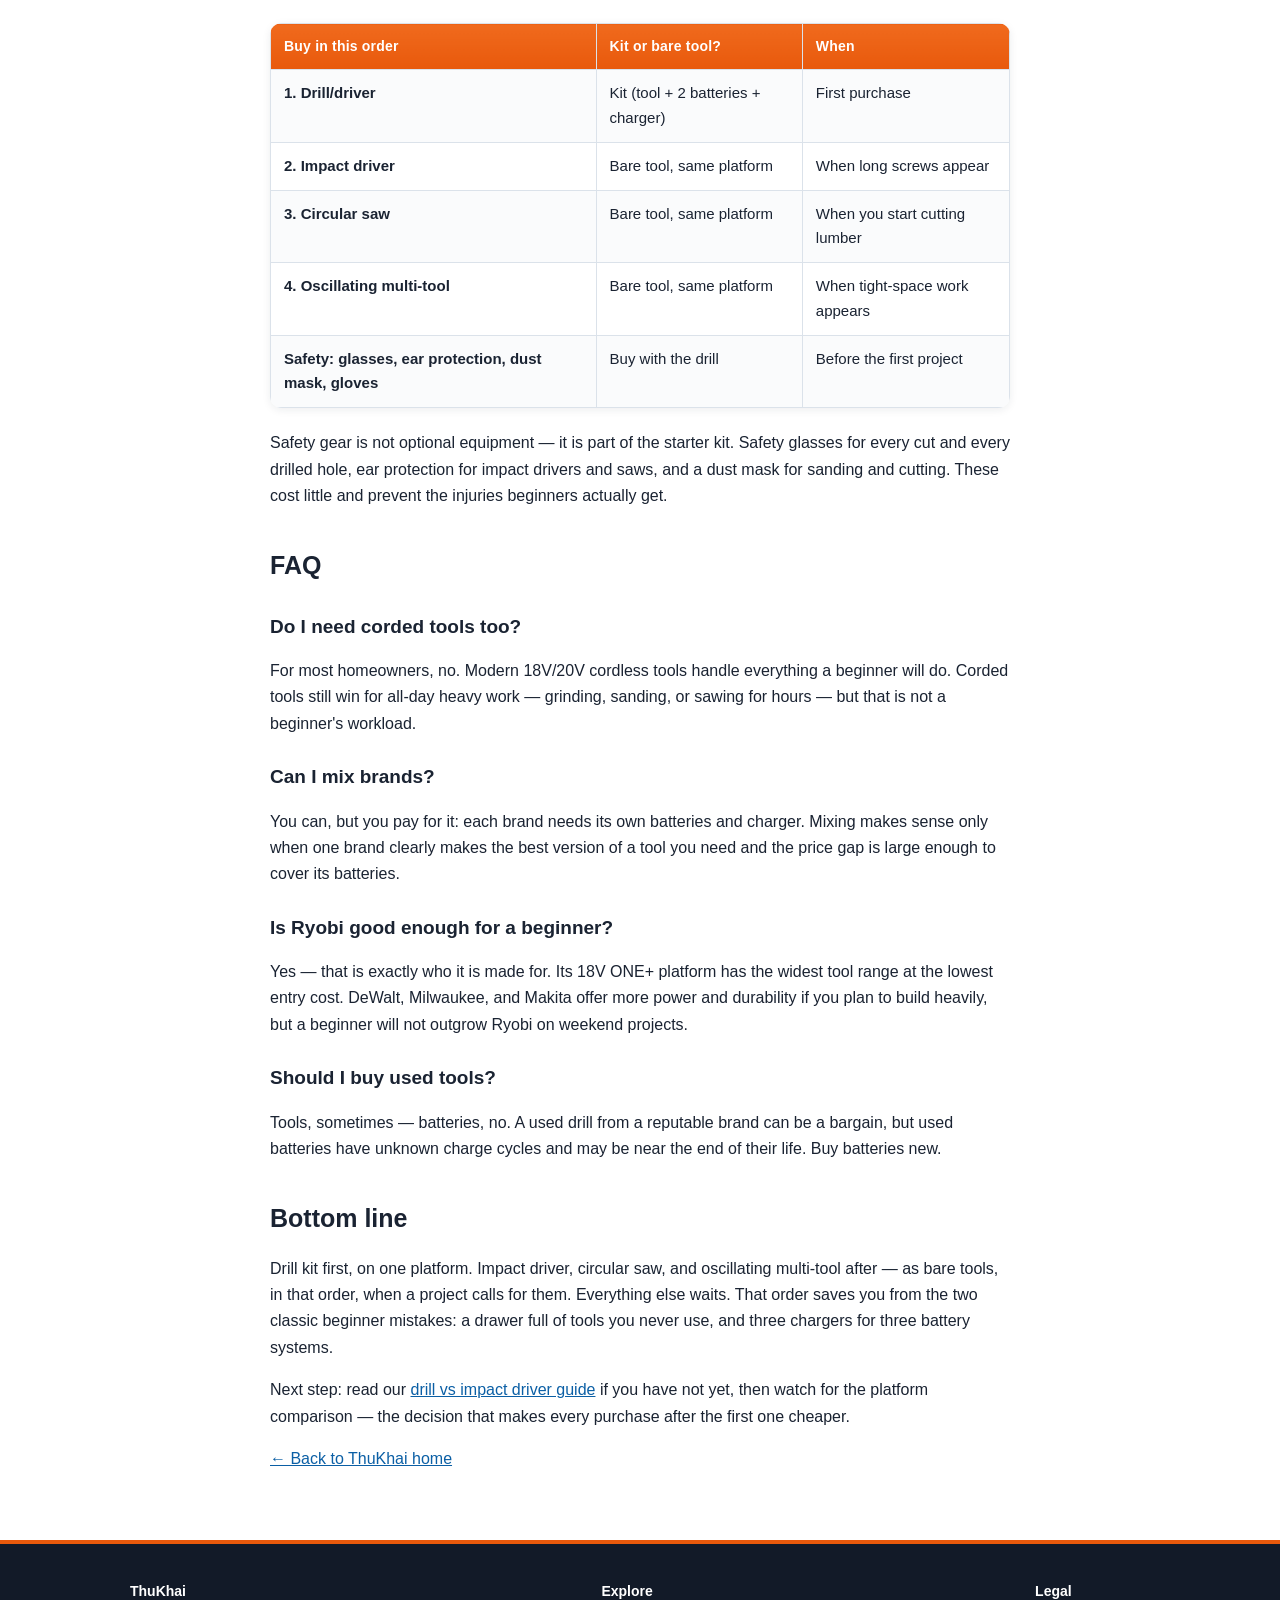
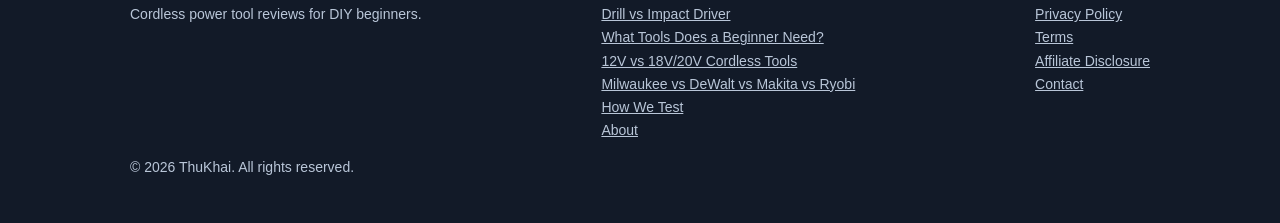
<file: articles/what-cordless-tools-beginner-needs.html>
<!DOCTYPE html>
<html lang="en">
<head>
<meta charset="utf-8">
<meta name="viewport" content="width=device-width, initial-scale=1">
<title>What Cordless Tools Does a Beginner Actually Need? | ThuKhai</title>
<meta name="description" content="What power tools do I need? A beginner's buying order for cordless tools: the 4 tools to buy first, what to buy second, and what to skip for now.">
<link rel="stylesheet" href="../assets/style-v7.css">
</head>
<body>
<header class="site-header">
  <div class="container">
    <a class="logo" href="../index.html">Thu<span>Khai</span></a>
    <nav class="main-nav">
      <a href="../index.html">Home</a>
      <div class="has-drop">
        <button class="drop-btn" type="button" aria-haspopup="true">Guides ▾</button>
        <div class="drop">
          <span class="drop-head">Beginner Guides</span>
          <a href="drill-vs-impact-driver.html">Drill vs Impact Driver</a>
          <a href="what-cordless-tools-beginner-needs.html">What Tools Does a Beginner Need?</a>
          <a href="12v-vs-18v-cordless-tools.html">12V vs 18V/20V Cordless Tools</a>
          <span class="drop-head">Platform Comparisons</span>
          <a href="milwaukee-vs-dewalt-vs-makita-vs-ryobi.html">Milwaukee vs DeWalt vs Makita vs Ryobi</a>
        </div>
      </div>
      <a href="../how-we-test.html">How We Test</a>
      <a href="../about.html">About</a>
      <a href="../contact.html">Contact</a>
    </nav>
  </div>
</header>

<article class="article">
  <h1>What Cordless Tools Does a Beginner Actually Need?</h1>
  <p class="meta">By the ThuKhai Team &nbsp;·&nbsp; Beginner Guides &nbsp;·&nbsp; Updated October 2026</p>
  <img class="article-hero" src="../assets/img/beginner-tools.jpg" alt="Illustration of a beginner cordless tool set: drill kit, impact driver, circular saw, multi-tool and safety gear" width="960" height="640">

  <div class="disclosure"><strong>Affiliate disclosure:</strong> ThuKhai is not currently part of any affiliate program. There are no affiliate links on this page. See our full <a href="../affiliate-disclosure.html">affiliate disclosure</a>. This is a research-based buying guide — see <a href="../how-we-test.html">how we test</a>.</div>

  <div class="callout"><p><strong>Quick answer:</strong> Start with one tool — a cordless drill/driver kit on an 18V/20V platform. Add an impact driver second, a circular saw third, and an oscillating multi-tool fourth. Everything else can wait until a real project demands it.</p></div>

  <h2>The mistake beginners make</h2>
  <p>Most beginners buy the wrong way: a big combo kit with eight tools, or one random tool per sale. The eight-tool kit looks like a deal, but half the tools sit unused while the batteries that came with it are too small for the tools you actually use. The one-tool-at-a-time approach is worse — you end up with three brands, three chargers, and batteries that do not fit each other.</p>
  <p>The fix is a buying order. Buy tools in the order your projects demand them, and buy them all on <strong>one battery platform</strong>. Your first purchase is not really a drill — it is a vote for a battery system you will live with for years. Our platform comparison (DeWalt 20V MAX vs Milwaukee M18 vs Makita 18V LXT vs Ryobi ONE+ 18V) is coming next, and it covers that decision in full.</p>

  <h2>The 4 tools to buy first, in order</h2>

  <h3>1. Cordless drill/driver — buy first, no debate</h3>
  <p>This is the tool that does the most jobs in a home: drilling holes in wood, metal, and plastic, driving everyday screws, assembling furniture, hanging curtain rods and shelf brackets, and installing cabinet hardware. If you buy one cordless tool, this is it.</p>
  <p>Buy it as a <strong>kit</strong> (tool + two batteries + charger), not as a bare tool. Starting from zero, the kit is the only purchase that gets you working the same day. Look for a brushless motor, a 1/2-inch chuck, two batteries of 2.0&nbsp;Ah or larger, and an 18V/20V platform. If you have not yet decided between a drill and an impact driver, read our <a href="drill-vs-impact-driver.html">drill vs impact driver guide</a> first — the short version is drill first, impact driver second.</p>

  <h3>2. Impact driver — buy second, when screws get long</h3>
  <p>An impact driver only drives fasteners, but it does that one job far better than a drill. It drives long screws into hardwood with almost no wrist strain, thanks to a hammering mechanism that delivers very high torque in bursts. It is the right second tool when you start building a deck, a fence, shelving with long screws, or any framing work.</p>
  <p>Buy it as a <strong>bare tool</strong> on the same battery platform as your drill. You already own the batteries and charger, so you only pay for the tool itself. That is the whole point of staying on one platform.</p>

  <h3>3. Cordless circular saw — buy third, when you start cutting lumber</h3>
  <p>A circular saw is the tool that turns you from an assembler into a builder: cutting plywood sheets, cutting studs and deck boards to length, and ripping boards down to width. A 6-1/2-inch or 7-1/4-inch cordless saw on your platform handles nearly all homeowner lumber work.</p>
  <p>Wait to buy it until you have a cutting project planned. Until then, a handsaw or a store's cut service covers the occasional board. When you do buy, buy the bare tool on your platform, plus a good blade — the blade that ships in the box is rarely the blade you want to keep.</p>

  <h3>4. Oscillating multi-tool — buy fourth, the problem-solver</h3>
  <p>The oscillating multi-tool cuts, sands, scrapes, and grinds in tight spots where no other tool fits: trimming door jambs for flooring, cutting a hole in drywall for an outlet box, removing old grout or caulk, and sanding corners. No beginner thinks they need one — until the day nothing else fits.</p>
  <p>It is fourth because it solves occasional problems rather than doing everyday work. But it is the tool that earns its place fastest once you own it, because it rescues projects that would otherwise stall.</p>

  <h2>Buy second: the next tier</h2>
  <p>Once the first four are earning their keep, these are the sensible next buys — again, as bare tools on your platform:</p>
  <ul>
    <li><strong>Angle grinder</strong> — cutting and grinding metal, cutting tile and pavers, removing rust. Buy it when a metal or masonry project arrives, not before.</li>
    <li><strong>Reciprocating saw</strong> — rough demolition, cutting branches, cutting pipes and studs in place. A demolition and pruning tool, not a precision tool.</li>
    <li><strong>Jigsaw</strong> — curved and interior cuts in wood, laminate, and thin metal. Buy it when you start making furniture or decorative cuts.</li>
    <li><strong>Random orbital sander</strong> — smoothing and finishing wood before paint or stain. Buy it when refinishing furniture or a deck.</li>
  </ul>

  <h2>Skip for now: what beginners should not buy yet</h2>
  <ul>
    <li><strong>A huge combo kit</strong> — unless you already have projects planned for at least four of its tools, a small kit plus one or two bare tools is cheaper and leaves you with better batteries.</li>
    <li><strong>Specialty tools</strong> (nailers, routers, planers, polishers) — each is excellent at one job and useless until that job exists. Rent or borrow for a one-off project.</li>
    <li><strong>A second battery platform</strong> — one great deal on another brand's tool is not a deal once you add its batteries and charger. One platform, until you have a real reason to add a second.</li>
    <li><strong>Cheap no-name batteries</strong> — aftermarket batteries can damage tools, void warranties, and in the worst case overheat. Stick to the platform brand or a reputable, well-reviewed alternative.</li>
  </ul>

  <h2>How many batteries do you actually need?</h2>
  <p>Two batteries is the practical minimum: one in the tool, one on the charger. Three is comfortable once you own a saw, because saws drain batteries fast. More than that, and you are buying batteries instead of tools.</p>
  <p>Battery size matters more than battery count. A 2.0&nbsp;Ah battery is fine for a drill and an impact driver. Saws, grinders, and sanders want 4.0&nbsp;Ah or larger — they pull more current and will drain a small battery in minutes. When your kit gives you a choice, take the kit with the larger batteries.</p>

  <h2>The starter checklist</h2>
  <table class="compare">
    <tr><th>Buy in this order</th><th>Kit or bare tool?</th><th>When</th></tr>
    <tr><td>1. Drill/driver</td><td>Kit (tool + 2 batteries + charger)</td><td>First purchase</td></tr>
    <tr><td>2. Impact driver</td><td>Bare tool, same platform</td><td>When long screws appear</td></tr>
    <tr><td>3. Circular saw</td><td>Bare tool, same platform</td><td>When you start cutting lumber</td></tr>
    <tr><td>4. Oscillating multi-tool</td><td>Bare tool, same platform</td><td>When tight-space work appears</td></tr>
    <tr><td>Safety: glasses, ear protection, dust mask, gloves</td><td>Buy with the drill</td><td>Before the first project</td></tr>
  </table>
  <p>Safety gear is not optional equipment — it is part of the starter kit. Safety glasses for every cut and every drilled hole, ear protection for impact drivers and saws, and a dust mask for sanding and cutting. These cost little and prevent the injuries beginners actually get.</p>

  <h2>FAQ</h2>
  <h3>Do I need corded tools too?</h3>
  <p>For most homeowners, no. Modern 18V/20V cordless tools handle everything a beginner will do. Corded tools still win for all-day heavy work — grinding, sanding, or sawing for hours — but that is not a beginner's workload.</p>
  <h3>Can I mix brands?</h3>
  <p>You can, but you pay for it: each brand needs its own batteries and charger. Mixing makes sense only when one brand clearly makes the best version of a tool you need and the price gap is large enough to cover its batteries.</p>
  <h3>Is Ryobi good enough for a beginner?</h3>
  <p>Yes — that is exactly who it is made for. Its 18V ONE+ platform has the widest tool range at the lowest entry cost. DeWalt, Milwaukee, and Makita offer more power and durability if you plan to build heavily, but a beginner will not outgrow Ryobi on weekend projects.</p>
  <h3>Should I buy used tools?</h3>
  <p>Tools, sometimes — batteries, no. A used drill from a reputable brand can be a bargain, but used batteries have unknown charge cycles and may be near the end of their life. Buy batteries new.</p>

  <h2>Bottom line</h2>
  <p>Drill kit first, on one platform. Impact driver, circular saw, and oscillating multi-tool after — as bare tools, in that order, when a project calls for them. Everything else waits. That order saves you from the two classic beginner mistakes: a drawer full of tools you never use, and three chargers for three battery systems.</p>
  <p>Next step: read our <a href="drill-vs-impact-driver.html">drill vs impact driver guide</a> if you have not yet, then watch for the platform comparison — the decision that makes every purchase after the first one cheaper.</p>
  <p><a href="../index.html">← Back to ThuKhai home</a></p>
</article>

<footer class="site-footer">
  <div class="container footer-grid">
    <div><strong>ThuKhai</strong><br>Cordless power tool reviews for DIY beginners.</div>
    <div><strong>Explore</strong><br><a href="drill-vs-impact-driver.html">Drill vs Impact Driver</a><br><a href="what-cordless-tools-beginner-needs.html">What Tools Does a Beginner Need?</a><br><a href="12v-vs-18v-cordless-tools.html">12V vs 18V/20V Cordless Tools</a><br><a href="milwaukee-vs-dewalt-vs-makita-vs-ryobi.html">Milwaukee vs DeWalt vs Makita vs Ryobi</a><br><a href="../how-we-test.html">How We Test</a><br><a href="../about.html">About</a></div>
    <div><strong>Legal</strong><br><a href="../privacy-policy.html">Privacy Policy</a><br><a href="../terms.html">Terms</a><br><a href="../affiliate-disclosure.html">Affiliate Disclosure</a><br><a href="../contact.html">Contact</a></div>
  </div>
  <div class="container"><p>© 2026 ThuKhai. All rights reserved.</p></div>
</footer>
</body>
</html>
</file>
<file: assets/style-v7.css>
/* ThuKhai — clean, fast, mobile-first styles. No frameworks, no tracking. */

:root {
  --ink: #1a2332;
  --ink-deep: #121a28;
  --muted: #5b6b80;
  --accent: #e8590c;
  --accent-dark: #c94a05;
  --accent-soft: #fff3e6;
  --bg: #ffffff;
  --bg-soft: #f4f6f8;
  --bg-cream: #fff7f0;
  --line: #dbe2ea;
  --radius: 12px;
  --max: 1060px;
  --shadow-sm: 0 2px 8px rgba(26, 35, 50, .08);
  --shadow-md: 0 10px 28px rgba(26, 35, 50, .14);
  --font: -apple-system, BlinkMacSystemFont, "Segoe UI", Roboto, Helvetica, Arial, sans-serif;
}

* { box-sizing: border-box; }

body { margin: 0; font-family: var(--font); color: var(--ink); line-height: 1.65; background: var(--bg); }

::selection { background: var(--accent); color: #fff; }

a { color: #0b5fa5; }
a:hover { text-decoration-thickness: 2px; }

img { max-width: 100%; }

.container { max-width: var(--max); margin: 0 auto; padding: 0 20px; }

/* Header */
.site-header { border-bottom: 1px solid var(--line); border-top: 4px solid var(--accent); position: sticky; top: 0; background: rgba(255,255,255,.97); z-index: 10; box-shadow: 0 1px 10px rgba(26,35,50,.05); }
.site-header .container { display: flex; align-items: center; justify-content: space-between; gap: 16px; min-height: 62px; }
.logo { font-size: 26px; font-weight: 800; letter-spacing: -0.5px; color: var(--ink); text-decoration: none; }
.logo span { color: var(--accent); }
.main-nav { display: flex; gap: 20px; flex-wrap: wrap; align-items: center; }
.main-nav a { color: var(--ink); text-decoration: none; font-weight: 600; font-size: 15px; padding: 4px 2px; border-bottom: 2px solid transparent; }
.main-nav a:hover { color: var(--accent); border-bottom-color: var(--accent); text-decoration: none; }

/* Dropdown menu (grouped by topic) */
.has-drop { position: relative; display: inline-block; }
.drop-btn { font: inherit; font-weight: 600; font-size: 15px; color: var(--ink); background: none; border: none; cursor: pointer; padding: 4px 2px; }
.drop-btn:hover, .has-drop:focus-within .drop-btn { color: var(--accent); }
.drop { position: absolute; top: calc(100% + 8px); left: 0; min-width: 292px; background: #fff; border: 1px solid var(--line); border-radius: 12px; box-shadow: var(--shadow-md); padding: 8px; opacity: 0; visibility: hidden; transform: translateY(5px); transition: opacity .15s ease, transform .15s ease, visibility .15s; z-index: 60; }
.has-drop:hover .drop, .has-drop:focus-within .drop { opacity: 1; visibility: visible; transform: translateY(0); }
.drop-head { display: block; font-size: 11px; font-weight: 700; text-transform: uppercase; letter-spacing: .9px; color: var(--muted); padding: 8px 12px 4px; }
.drop-head:not(:first-child) { border-top: 1px solid var(--line); margin-top: 6px; padding-top: 12px; }
.drop a { display: block; padding: 9px 12px; border-radius: 8px; border-bottom: none; font-size: 15px; }
.drop a:hover { background: var(--bg-cream); color: var(--accent); border-bottom: none; }

/* Hero */
.hero { background: linear-gradient(160deg, #fff3e2 0%, var(--bg-cream) 45%, #ffffff 100%); padding: 52px 0 44px; border-bottom: 1px solid var(--line); }
.hero-grid { display: grid; grid-template-columns: 1.02fr .98fr; gap: 36px; align-items: center; }
.hero h1 { font-size: 42px; line-height: 1.13; margin: 0 0 14px; letter-spacing: -0.6px; max-width: 780px; }
.hero p.lead { font-size: 19px; color: var(--muted); max-width: 760px; margin: 0 0 24px; }
.hero-img { width: 100%; height: auto; display: block; border-radius: 16px; border: 1px solid var(--line); box-shadow: var(--shadow-md); }
.btn { display: inline-block; background: linear-gradient(180deg, #f06a1d, var(--accent)); color: #fff; padding: 13px 24px; border-radius: 9px; font-weight: 700; text-decoration: none; box-shadow: 0 6px 16px rgba(232, 89, 12, .35); transition: transform .15s ease, box-shadow .15s ease; }
.btn:hover { background: linear-gradient(180deg, var(--accent), var(--accent-dark)); text-decoration: none; transform: translateY(-2px); box-shadow: 0 10px 22px rgba(232, 89, 12, .4); }
.btn-ghost { display: inline-block; border: 2px solid var(--ink); color: var(--ink); background: rgba(255,255,255,.7); padding: 11px 22px; border-radius: 9px; font-weight: 700; text-decoration: none; margin-left: 10px; transition: all .15s ease; }
.btn-ghost:hover { background: var(--ink); color: #fff; text-decoration: none; transform: translateY(-2px); }

/* Sections */
.section { padding: 42px 0; }
.section.alt { background: var(--bg-soft); }
.section h2 { font-size: 29px; margin: 0 0 8px; letter-spacing: -0.3px; }
.section h2::after { content: ""; display: block; width: 54px; height: 4px; background: var(--accent); border-radius: 2px; margin-top: 9px; }
.section .sub { color: var(--muted); margin: 0 0 24px; max-width: 760px; }
.grid { display: grid; grid-template-columns: repeat(3, 1fr); gap: 18px; }
.card { border: 1px solid var(--line); border-radius: var(--radius); padding: 20px; background: #fff; box-shadow: var(--shadow-sm); transition: transform .16s ease, box-shadow .16s ease; }
.card:hover { transform: translateY(-4px); box-shadow: var(--shadow-md); }
.card img.thumb { display: block; width: calc(100% + 40px); max-width: none; height: 168px; object-fit: cover; margin: -20px -20px 16px; border-radius: var(--radius) var(--radius) 0 0; }
.grid.steps .card { border-top: 5px solid var(--accent); }
.card h3 { margin: 0 0 6px; font-size: 19px; }
.card h3 a { color: var(--ink); text-decoration: none; }
.card h3 a:hover { color: var(--accent); }
.card p { color: var(--muted); margin: 0 0 10px; font-size: 15px; }
.tag { display: inline-block; background: var(--bg-soft); border: 1px solid var(--line); border-radius: 999px; padding: 2px 10px; font-size: 12px; font-weight: 700; color: var(--muted); margin-bottom: 10px; }
.tag.soon { background: var(--accent-soft); border-color: #ffd8a8; color: #8a4b00; }

/* Tables */
table.compare { width: 100%; border-collapse: collapse; font-size: 15px; margin: 14px 0 22px; background: #fff; border-radius: var(--radius); overflow: hidden; box-shadow: var(--shadow-sm); }
table.compare th, table.compare td { border: 1px solid var(--line); padding: 11px 13px; text-align: left; vertical-align: top; }
table.compare th { background: linear-gradient(180deg, #f06a1d, var(--accent)); color: #fff; font-size: 14px; letter-spacing: .2px; }
table.compare tr td:first-child { font-weight: 700; }
table.compare tr:nth-child(even) td { background: #fafbfc; }

/* Article */
.article { max-width: 780px; margin: 0 auto; padding: 34px 20px 52px; }
.article h1 { font-size: 37px; line-height: 1.2; margin: 0 0 10px; letter-spacing: -0.4px; }
.article h2 { font-size: 25px; margin: 36px 0 8px; }
.article h3 { font-size: 19px; margin: 24px 0 6px; }
.meta { color: var(--muted); font-size: 14px; margin-bottom: 18px; }
.article-hero { width: 100%; height: 300px; object-fit: cover; object-position: center; display: block; border-radius: 14px; border: 1px solid var(--line); box-shadow: var(--shadow-md); margin: 4px 0 24px; }
.callout { background: var(--bg-cream); border-left: 5px solid var(--accent); padding: 17px 19px; border-radius: 0 10px 10px 0; margin: 22px 0; box-shadow: var(--shadow-sm); }
.callout p { margin: 0; }
.disclosure { background: var(--bg-soft); border: 1px solid var(--line); border-radius: var(--radius); padding: 14px 16px; font-size: 14px; color: var(--muted); margin: 20px 0; }
.pros-cons { display: grid; grid-template-columns: 1fr 1fr; gap: 16px; margin: 16px 0; }
.pros-cons div { border: 1px solid var(--line); border-radius: var(--radius); padding: 14px 16px; background: #fff; box-shadow: var(--shadow-sm); }
.pros-cons h4 { margin: 0 0 8px; }
.pros-cons ul { margin: 0; padding-left: 20px; }
.check-price { display: inline-block; background: linear-gradient(180deg, #f06a1d, var(--accent)); color: #fff; padding: 10px 19px; border-radius: 8px; font-weight: 700; text-decoration: none; margin: 6px 0; box-shadow: 0 5px 14px rgba(232, 89, 12, .32); }
.check-price:hover { background: linear-gradient(180deg, var(--accent), var(--accent-dark)); }
.img-placeholder { background: var(--bg-soft); border: 2px dashed var(--line); border-radius: var(--radius); padding: 34px 16px; text-align: center; color: var(--muted); font-size: 14px; margin: 18px 0; }

/* Footer */
.site-footer { border-top: 4px solid var(--accent); background: var(--ink-deep); padding: 36px 0 30px; font-size: 14px; color: #b9c6d8; }
.site-footer a { color: #b9c6d8; }
.site-footer a:hover { color: #ffb27a; }
.footer-grid { display: flex; gap: 32px; flex-wrap: wrap; justify-content: space-between; }
.footer-grid strong { color: #fff; }

@media (max-width: 760px) {
  .hero { padding: 36px 0 30px; }
  .hero-grid { grid-template-columns: 1fr; gap: 22px; }
  .hero h1 { font-size: 31px; }
  .grid { grid-template-columns: 1fr; }
  .card img.thumb { height: 160px; }
  .pros-cons { grid-template-columns: 1fr; }
  .main-nav { gap: 12px; font-size: 14px; }
  .btn-ghost { margin-left: 0; margin-top: 10px; }
  table.compare { font-size: 13px; }
  .article h1 { font-size: 30px; }
  .article-hero { height: 190px; }
  .main-nav { position: relative; }
  .has-drop { position: static; }
  .drop { left: 0; right: 0; width: auto; min-width: 0; top: calc(100% + 6px); }
}
</file>
